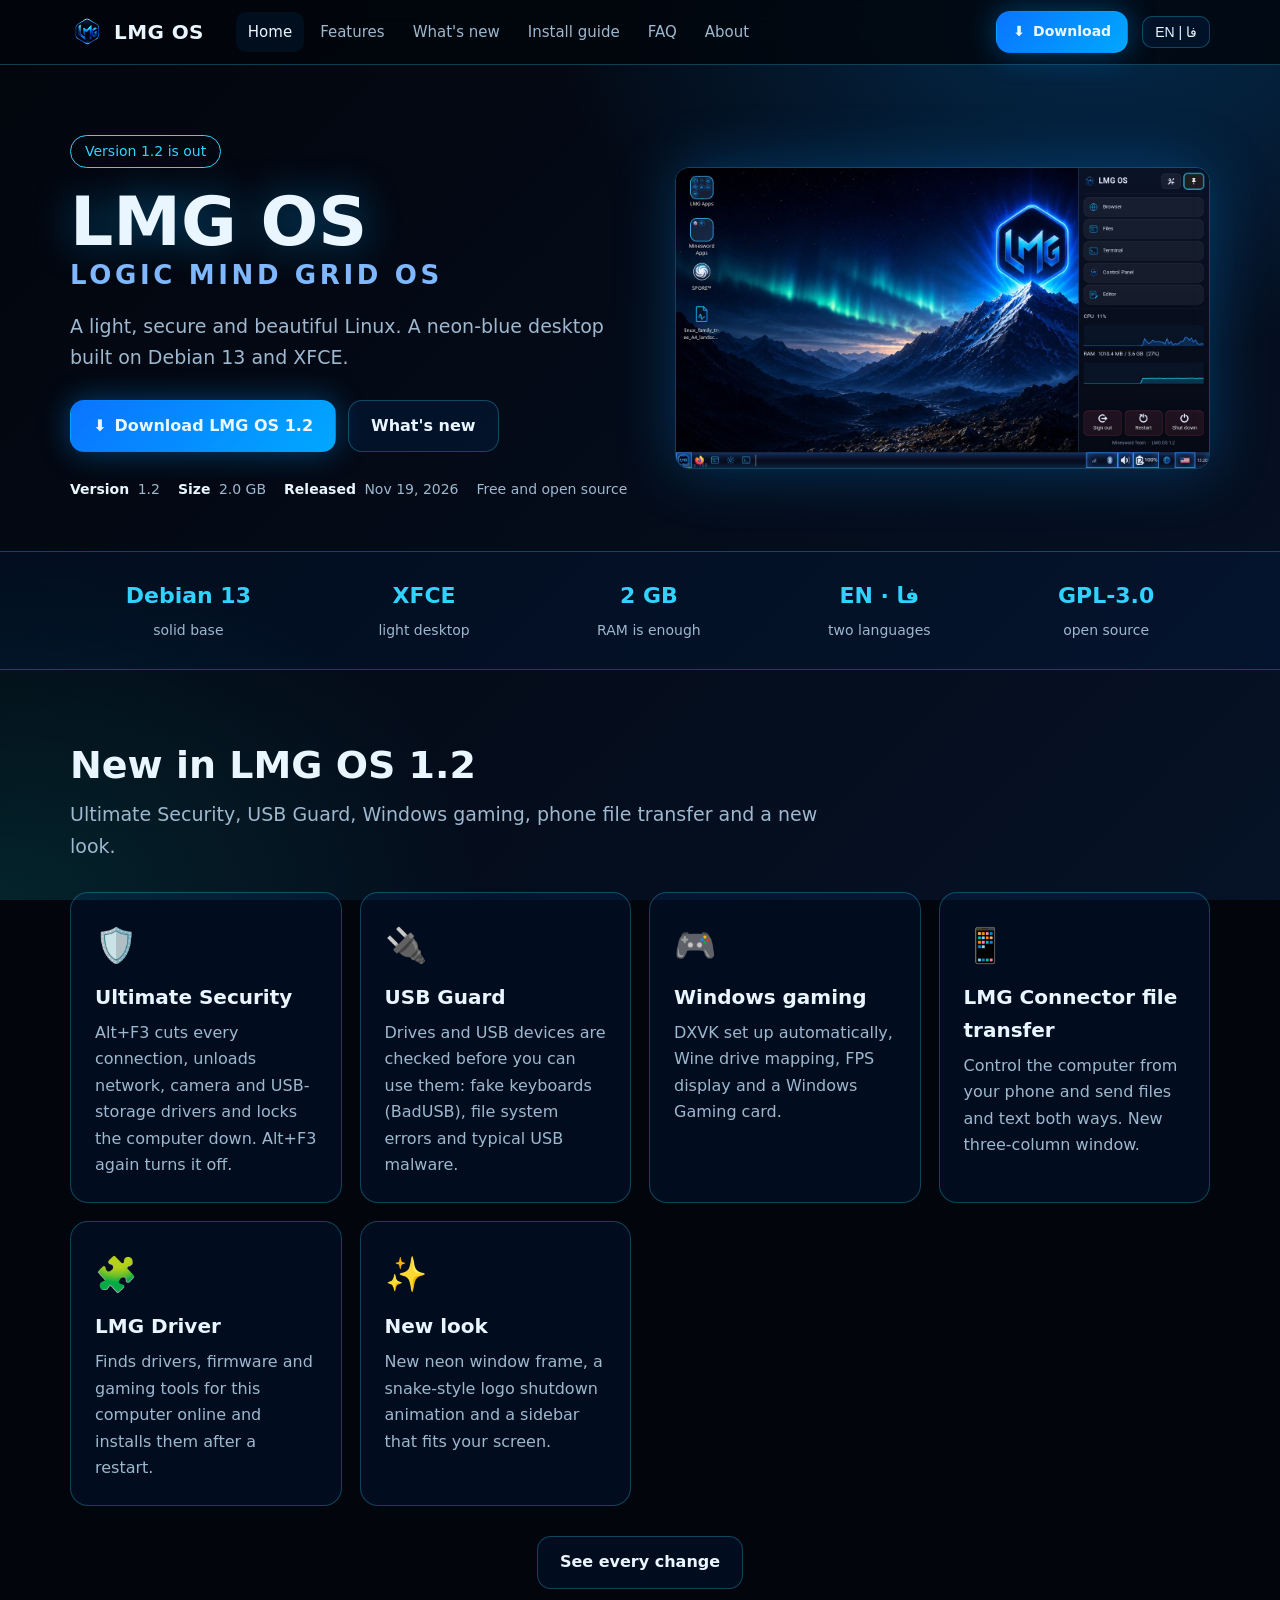
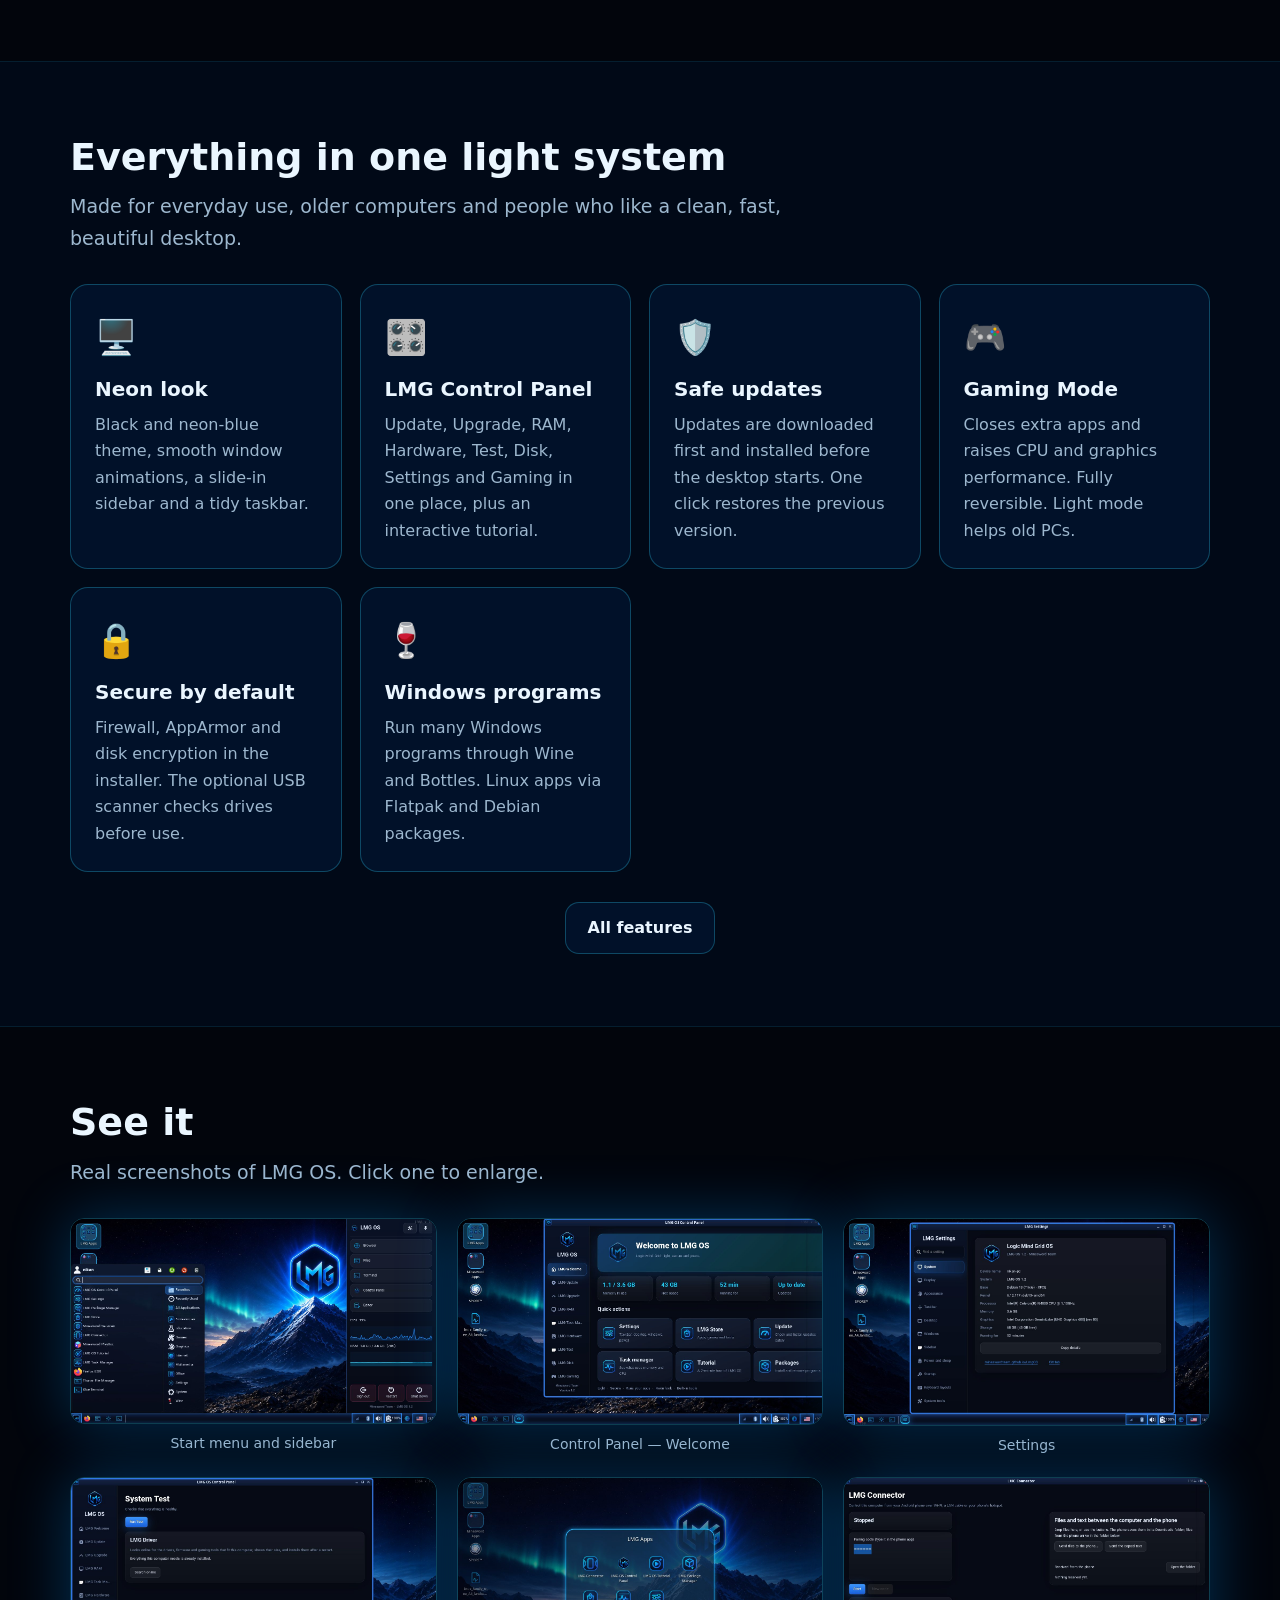
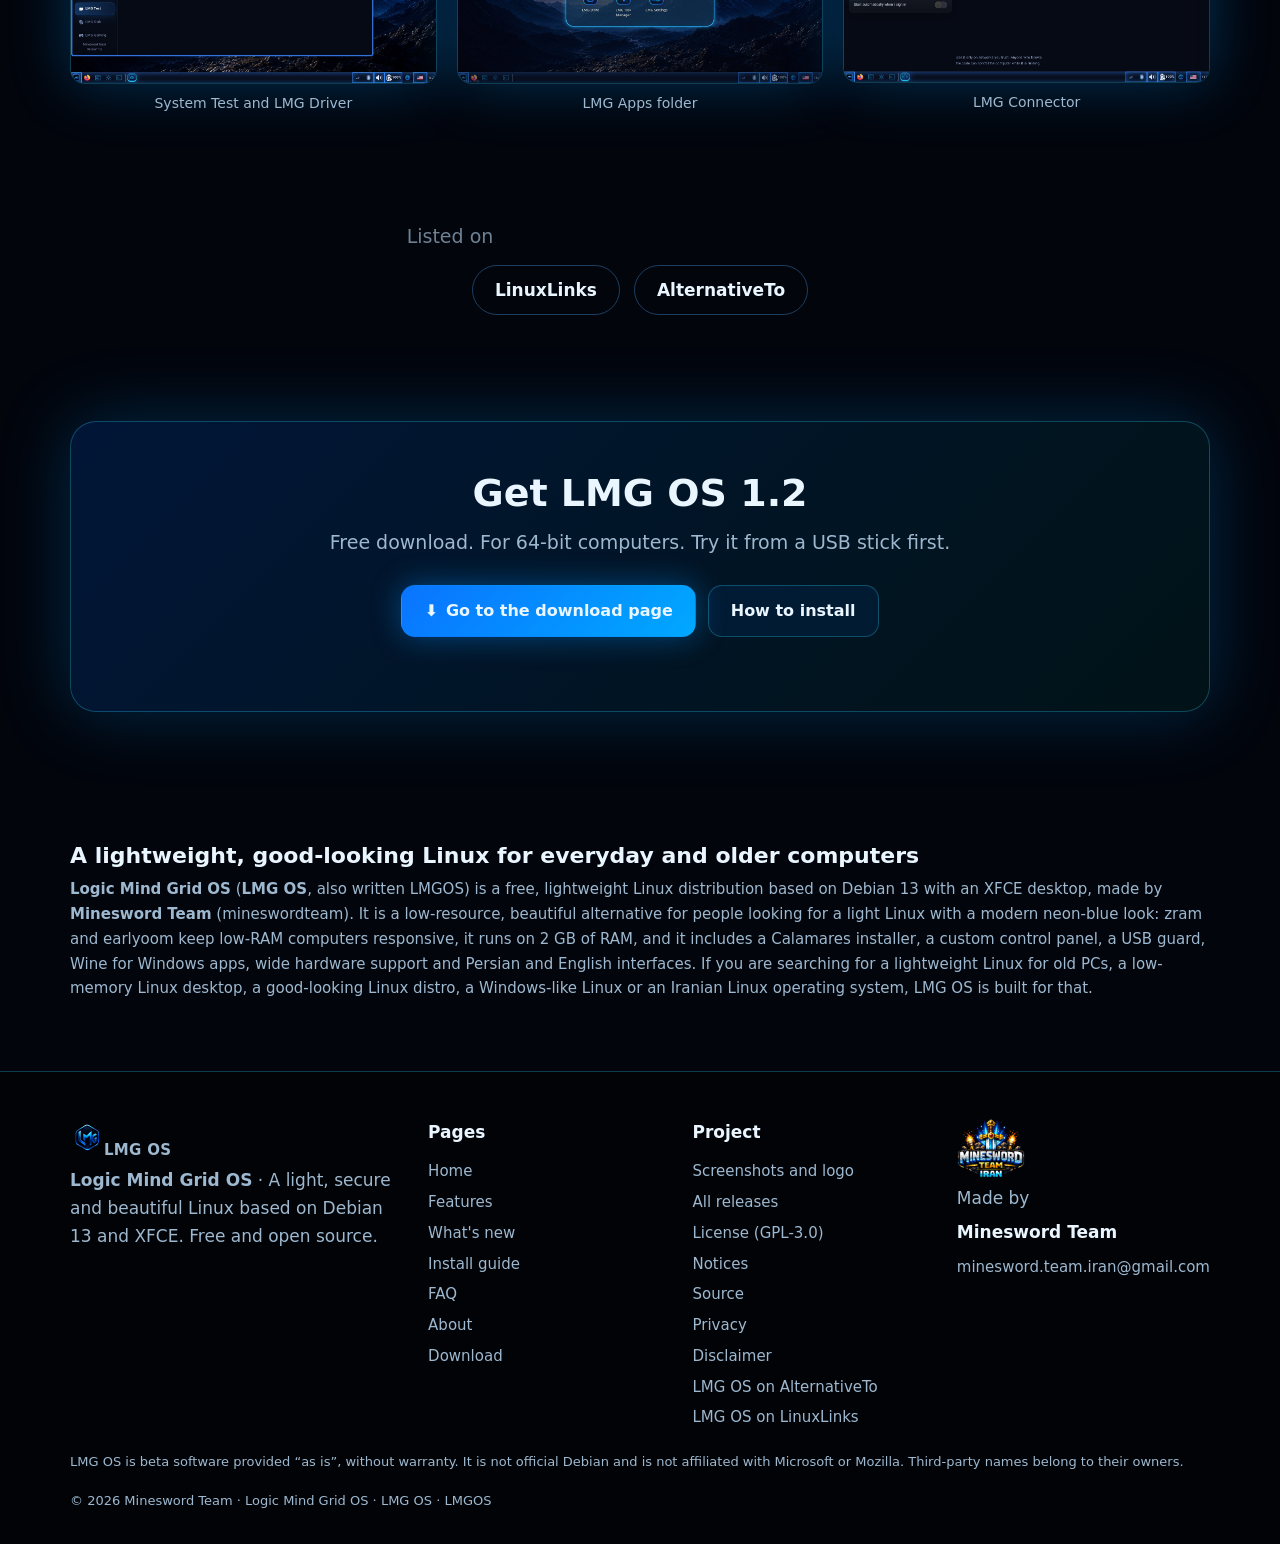
<file: index.html>
<!doctype html>
<html lang="en" dir="ltr" data-l="en">
<head>
<meta charset="utf-8">
<meta name="viewport" content="width=device-width,initial-scale=1">
<title>LMG OS (Logic Mind Grid OS) — Lightweight, Beautiful Linux based on Debian | ال‌ام‌جی او اس لینوکس سبک | Minesword Team</title>
<meta name="description" content="Logic Mind Grid OS (LMG OS) 1.2: a free, lightweight and good-looking Linux for everyday and older computers, based on Debian 13 and XFCE, by Minesword Team. ال‌ام‌جی او اس، لینوکس سبک، کم‌مصرف و خوش‌ظاهر. Free download.">
<meta name="keywords" content="LMG OS, Logic Mind Grid OS, LMGOS, Logic Mind Grid, ال‌ام‌جی او اس, لینوکس سبک, lightweight Linux, Debian 13 XFCE, Minesword Team, تیم ماین‌سورد, lightweight Linux, low resource Linux, Linux for old computers, لینوکس کم مصرف, لینوکس خوش ظاهر, لینوکس ایرانی">
<meta name="author" content="Minesword Team">
<meta name="robots" content="index, follow, max-image-preview:large">
<link rel="canonical" href="https://mineswordteam.github.io/LmgOS/">
<link rel="alternate" hreflang="en" href="https://mineswordteam.github.io/LmgOS/"><link rel="alternate" hreflang="fa" href="https://mineswordteam.github.io/LmgOS/"><link rel="alternate" hreflang="x-default" href="https://mineswordteam.github.io/LmgOS/">
<meta property="og:type" content="website"><meta property="og:site_name" content="LMG OS by Minesword Team">
<meta property="og:title" content="LMG OS (Logic Mind Grid OS) — Lightweight, Beautiful Linux based on Debian | ال‌ام‌جی او اس لینوکس سبک | Minesword Team"><meta property="og:description" content="Logic Mind Grid OS (LMG OS) 1.2: a free, lightweight and good-looking Linux for everyday and older computers, based on Debian 13 and XFCE, by Minesword Team. ال‌ام‌جی او اس، لینوکس سبک، کم‌مصرف و خوش‌ظاهر. Free download."><meta property="og:url" content="https://mineswordteam.github.io/LmgOS/">
<meta property="og:image" content="https://mineswordteam.github.io/LmgOS/assets/og.jpg"><meta property="og:image:alt" content="LMG OS (Logic Mind Grid OS) desktop"><meta property="og:image:type" content="image/jpeg"><meta property="og:image:width" content="1120"><meta property="og:image:height" content="630"><meta name="twitter:image:alt" content="LMG OS (Logic Mind Grid OS) desktop"><link rel="image_src" href="https://mineswordteam.github.io/LmgOS/assets/og.jpg">
<meta name="twitter:card" content="summary_large_image"><meta name="twitter:title" content="LMG OS (Logic Mind Grid OS) — Lightweight, Beautiful Linux based on Debian | ال‌ام‌جی او اس لینوکس سبک | Minesword Team"><meta name="twitter:image" content="https://mineswordteam.github.io/LmgOS/assets/og.jpg">
<meta name="theme-color" content="#02050c">
<link rel="icon" type="image/png" href="assets/lmg-favicon.png">
<link rel="stylesheet" href="assets/site.css">
<script>try{var l=new URLSearchParams(location.search).get("lang")||localStorage.getItem("lmglang")||((navigator.language||"").slice(0,2)=="fa"?"fa":"en");if(l!="fa")l="en";document.documentElement.setAttribute("data-l",l);document.documentElement.lang=l;document.documentElement.dir=l=="fa"?"rtl":"ltr"}catch(e){}</script>
<script type="application/ld+json">{"@context": "https://schema.org", "@type": "WebSite", "name": "LMG OS", "alternateName": ["LMGOS", "ال‌ام‌جی او اس"], "url": "https://mineswordteam.github.io/LmgOS/", "inLanguage": ["en", "fa"], "publisher": {"@type": "Organization", "name": "Minesword Team"}}</script>
<script type="application/ld+json">{"@context": "https://schema.org", "@type": "SoftwareApplication", "name": "LMG OS", "alternateName": ["LMGOS", "Logic Mind Grid OS", "Logic Mind Grid", "ال‌ام‌جی او اس"], "applicationCategory": "OperatingSystem", "operatingSystem": "Linux (Debian 13, amd64)", "softwareVersion": "1.2", "datePublished": "2026-11-19", "fileSize": "2009333760 B", "downloadUrl": "https://github.com/mineswordteam/lmgos_download/releases/download/v1.2/LMG-OS-1.2-amd64.iso", "url": "https://mineswordteam.github.io/LmgOS/", "image": "https://mineswordteam.github.io/LmgOS/assets/og.jpg", "description": "LMG OS is a free, lightweight Linux based on Debian 13 and XFCE with a neon-blue desktop, by Minesword Team. ال‌ام‌جی او اس یک لینوکس سبک و خوش‌ظاهر بر پایه‌ی دبیان.", "offers": {"@type": "Offer", "price": "0", "priceCurrency": "USD"}, "author": {"@type": "Organization", "name": "Minesword Team", "url": "https://mineswordteam.github.io/"}}</script>
<script type="application/ld+json">{"@context": "https://schema.org", "@type": "ItemList", "name": "LMG OS site navigation", "itemListElement": [{"@type": "SiteNavigationElement", "position": 1, "name": "Download", "url": "https://mineswordteam.github.io/LmgOS/download/"}, {"@type": "SiteNavigationElement", "position": 2, "name": "Features", "url": "https://mineswordteam.github.io/LmgOS/features/"}, {"@type": "SiteNavigationElement", "position": 3, "name": "What's new in 1.2", "url": "https://mineswordteam.github.io/LmgOS/whats-new/"}, {"@type": "SiteNavigationElement", "position": 4, "name": "Install guide", "url": "https://mineswordteam.github.io/LmgOS/install-guide/"}, {"@type": "SiteNavigationElement", "position": 5, "name": "FAQ", "url": "https://mineswordteam.github.io/LmgOS/faq/"}, {"@type": "SiteNavigationElement", "position": 6, "name": "About", "url": "https://mineswordteam.github.io/LmgOS/about/"}]}</script>
</head>
<body>
<div class="bgfx"></div>
<header><div class="wrap bar">
  <a class="brand" href=""><img src="assets/lmg-logo.png" alt="LMG OS logo"><span>LMG OS</span></a>
  <nav id="nav"><a href="" class="on"><span class="en" lang="en">Home</span><span class="fa" lang="fa" dir="rtl">خانه</span></a><a href="features/"><span class="en" lang="en">Features</span><span class="fa" lang="fa" dir="rtl">ویژگی‌ها</span></a><a href="whats-new/"><span class="en" lang="en">What's new</span><span class="fa" lang="fa" dir="rtl">تازه‌ها</span></a><a href="install-guide/"><span class="en" lang="en">Install guide</span><span class="fa" lang="fa" dir="rtl">راهنمای نصب</span></a><a href="faq/"><span class="en" lang="en">FAQ</span><span class="fa" lang="fa" dir="rtl">پرسش‌ها</span></a><a href="about/"><span class="en" lang="en">About</span><span class="fa" lang="fa" dir="rtl">درباره‌ی ما</span></a></nav>
  <a class="btn sm main dlb" href="download/">⬇ <span class="en" lang="en">Download</span><span class="fa" lang="fa" dir="rtl">دانلود</span></a>
  <button class="lang" id="lang" aria-label="Language">EN | فا</button>
  <button class="burger" id="burger" aria-label="Menu"><i></i><i></i><i></i></button>
</div></header>
<main>

<section class="hero"><div class="wrap hgrid">
  <div>
    <span class="badge"><span class="en" lang="en">Version 1.2 is out</span><span class="fa" lang="fa" dir="rtl">نسخهٔ 1.2 منتشر شد</span></span>
    <h1>LMG OS</h1>
    <p class="lgm ltr">Logic Mind Grid OS</p>
    <p class="en sub" lang="en">A light, secure and beautiful Linux. A neon-blue desktop built on Debian 13 and XFCE.</p><p class="fa sub" lang="fa" dir="rtl">یک لینوکس سبک، امن و زیبا. دسکتاپ نئونی آبی بر پایه‌ی Debian 13 و XFCE.</p>
    <div class="cta"><a class="btn main" href="download/">⬇ <span class="en" lang="en">Download LMG OS 1.2</span><span class="fa" lang="fa" dir="rtl">دانلود LMG OS 1.2</span></a><a class="btn" href="whats-new/"><span class="en" lang="en">What's new</span><span class="fa" lang="fa" dir="rtl">تازه‌ها</span></a></div>
    <div class="meta"><span><b><span class="en" lang="en">Version</span><span class="fa" lang="fa" dir="rtl">نسخه</span></b> 1.2</span><span><b><span class="en" lang="en">Size</span><span class="fa" lang="fa" dir="rtl">حجم</span></b> 2.0 GB</span><span><b><span class="en" lang="en">Released</span><span class="fa" lang="fa" dir="rtl">انتشار</span></b> <span class="en" lang="en">Nov 19, 2026</span><span class="fa" lang="fa" dir="rtl">۲۸ آبان ۱۴۰۵</span></span><span><span class="en" lang="en">Free and open source</span><span class="fa" lang="fa" dir="rtl">رایگان و متن‌باز</span></span></div>
  </div>
  <div class="heroimg"><img class="shot" src="assets/shot12-4.jpg" width="1366" height="768" alt="LMG OS 1.2 desktop with the neon LMG logo, sidebar and taskbar"></div>
</div></section>
<section class="strip"><div class="wrap stats">
  <div><b>Debian 13</b><span><span class="en" lang="en">solid base</span><span class="fa" lang="fa" dir="rtl">پایه‌ی مطمئن</span></span></div><div><b>XFCE</b><span><span class="en" lang="en">light desktop</span><span class="fa" lang="fa" dir="rtl">دسکتاپ سبک</span></span></div><div><b>2 GB</b><span><span class="en" lang="en">RAM is enough</span><span class="fa" lang="fa" dir="rtl">رم کافی است</span></span></div><div><b>EN · فا</b><span><span class="en" lang="en">two languages</span><span class="fa" lang="fa" dir="rtl">دو زبان</span></span></div><div><b>GPL-3.0</b><span><span class="en" lang="en">open source</span><span class="fa" lang="fa" dir="rtl">متن‌باز</span></span></div>
</div></section>
<section><div class="wrap">
  <h2 class="en" lang="en">New in LMG OS 1.2</h2><h2 class="fa" lang="fa" dir="rtl">تازه‌های LMG OS 1.2</h2><p class="en lead" lang="en">Ultimate Security, USB Guard, Windows gaming, phone file transfer and a new look.</p><p class="fa lead" lang="fa" dir="rtl">امنیت نهایی، نگهبان USB، بازی ویندوزی، انتقال فایل با گوشی و ظاهر جدید.</p>
  <div class="grid"><div class="card rv"><div class="ic">🛡️</div><h3 class="en" lang="en">Ultimate Security</h3><h3 class="fa" lang="fa" dir="rtl">امنیت نهایی</h3><p class="en" lang="en">Alt+F3 cuts every connection, unloads network, camera and USB-storage drivers and locks the computer down. Alt+F3 again turns it off.</p><p class="fa" lang="fa" dir="rtl">Alt+F3 همهٔ ارتباط‌ها را قطع می‌کند، درایورهای شبکه، دوربین و USB را خارج و کامپیوتر را قفل می‌کند. دوباره Alt+F3 آن را خاموش می‌کند.</p></div><div class="card rv"><div class="ic">🔌</div><h3 class="en" lang="en">USB Guard</h3><h3 class="fa" lang="fa" dir="rtl">نگهبان USB</h3><p class="en" lang="en">Drives and USB devices are checked before you can use them: fake keyboards (BadUSB), file system errors and typical USB malware.</p><p class="fa" lang="fa" dir="rtl">فلش و دستگاه‌های USB پیش از استفاده بررسی می‌شوند: کیبورد جعلی (BadUSB)، خطای سیستم فایل و بدافزارهای رایج USB.</p></div><div class="card rv"><div class="ic">🎮</div><h3 class="en" lang="en">Windows gaming</h3><h3 class="fa" lang="fa" dir="rtl">بازی ویندوزی</h3><p class="en" lang="en">DXVK set up automatically, Wine drive mapping, FPS display and a Windows Gaming card.</p><p class="fa" lang="fa" dir="rtl">DXVK خودکار، نگاشت درایوهای Wine، نمایش FPS و کارت بازی ویندوزی.</p></div><div class="card rv"><div class="ic">📱</div><h3 class="en" lang="en">LMG Connector file transfer</h3><h3 class="fa" lang="fa" dir="rtl">انتقال فایل در LMG Connector</h3><p class="en" lang="en">Control the computer from your phone and send files and text both ways. New three-column window.</p><p class="fa" lang="fa" dir="rtl">کنترل کامپیوتر از گوشی و ارسال فایل و متن در دو جهت. پنجرهٔ جدید سه‌ستونه.</p></div><div class="card rv"><div class="ic">🧩</div><h3 class="en" lang="en">LMG Driver</h3><h3 class="fa" lang="fa" dir="rtl">LMG Driver</h3><p class="en" lang="en">Finds drivers, firmware and gaming tools for this computer online and installs them after a restart.</p><p class="fa" lang="fa" dir="rtl">درایور، فریمور و ابزارهای بازی این کامپیوتر را آنلاین پیدا و بعد از ریستارت نصب می‌کند.</p></div><div class="card rv"><div class="ic">✨</div><h3 class="en" lang="en">New look</h3><h3 class="fa" lang="fa" dir="rtl">ظاهر جدید</h3><p class="en" lang="en">New neon window frame, a snake-style logo shutdown animation and a sidebar that fits your screen.</p><p class="fa" lang="fa" dir="rtl">قاب جدید نئونی پنجره‌ها، انیمیشن خاموشی لوگو مثل مار و سایدبار هم‌اندازهٔ صفحه.</p></div></div>
  <p class="more"><a class="btn" href="whats-new/"><span class="en" lang="en">See every change</span><span class="fa" lang="fa" dir="rtl">دیدن همه‌ی تغییرها</span></a></p>
</div></section>
<section class="alt"><div class="wrap">
  <h2 class="en" lang="en">Everything in one light system</h2><h2 class="fa" lang="fa" dir="rtl">همه‌چیز در یک سیستم سبک</h2><p class="en lead" lang="en">Made for everyday use, older computers and people who like a clean, fast, beautiful desktop.</p><p class="fa lead" lang="fa" dir="rtl">برای استفاده‌ی روزمره، کامپیوترهای قدیمی‌تر و کسانی که دسکتاپی تمیز، سریع و زیبا می‌خواهند.</p>
  <div class="grid"><div class="card rv"><div class="ic">🖥️</div><h3 class="en" lang="en">Neon look</h3><h3 class="fa" lang="fa" dir="rtl">ظاهر نئونی</h3><p class="en" lang="en">Black and neon-blue theme, smooth window animations, a slide-in sidebar and a tidy taskbar.</p><p class="fa" lang="fa" dir="rtl">تم مشکی و آبی نئونی، انیمیشن نرم پنجره‌ها، نوار کناری کشویی و نوار وظیفه‌ی مرتب.</p></div><div class="card rv"><div class="ic">🎛️</div><h3 class="en" lang="en">LMG Control Panel</h3><h3 class="fa" lang="fa" dir="rtl">پنل کنترل LMG</h3><p class="en" lang="en">Update, Upgrade, RAM, Hardware, Test, Disk, Settings and Gaming in one place, plus an interactive tutorial.</p><p class="fa" lang="fa" dir="rtl">آپدیت، ارتقا، RAM، سخت‌افزار، تست، دیسک، تنظیمات و گیمینگ در یک جا، به‌علاوه‌ی آموزش تعاملی.</p></div><div class="card rv"><div class="ic">🛡️</div><h3 class="en" lang="en">Safe updates</h3><h3 class="fa" lang="fa" dir="rtl">آپدیت امن</h3><p class="en" lang="en">Updates are downloaded first and installed before the desktop starts. One click restores the previous version.</p><p class="fa" lang="fa" dir="rtl">آپدیت‌ها اول دانلود و پیش از بالا آمدن دسکتاپ نصب می‌شوند. با یک کلیک نسخه‌ی قبلی برمی‌گردد.</p></div><div class="card rv"><div class="ic">🎮</div><h3 class="en" lang="en">Gaming Mode</h3><h3 class="fa" lang="fa" dir="rtl">حالت گیمینگ</h3><p class="en" lang="en">Closes extra apps and raises CPU and graphics performance. Fully reversible. Light mode helps old PCs.</p><p class="fa" lang="fa" dir="rtl">برنامه‌های اضافه را می‌بندد و کارایی CPU و گرافیک را بالا می‌برد. کاملاً برگشت‌پذیر. حالت Light به کامپیوترهای قدیمی کمک می‌کند.</p></div><div class="card rv"><div class="ic">🔒</div><h3 class="en" lang="en">Secure by default</h3><h3 class="fa" lang="fa" dir="rtl">امن به‌صورت پیش‌فرض</h3><p class="en" lang="en">Firewall, AppArmor and disk encryption in the installer. The optional USB scanner checks drives before use.</p><p class="fa" lang="fa" dir="rtl">فایروال، AppArmor و رمزنگاری دیسک در نصب‌کننده. اسکنر USB اختیاری، فلش را پیش از استفاده بررسی می‌کند.</p></div><div class="card rv"><div class="ic">🍷</div><h3 class="en" lang="en">Windows programs</h3><h3 class="fa" lang="fa" dir="rtl">برنامه‌های ویندوز</h3><p class="en" lang="en">Run many Windows programs through Wine and Bottles. Linux apps via Flatpak and Debian packages.</p><p class="fa" lang="fa" dir="rtl">بسیاری از برنامه‌های ویندوز با Wine و Bottles اجرا می‌شوند. برنامه‌های لینوکس با Flatpak و بسته‌های Debian.</p></div></div>
  <p class="more"><a class="btn" href="features/"><span class="en" lang="en">All features</span><span class="fa" lang="fa" dir="rtl">همه‌ی ویژگی‌ها</span></a></p>
</div></section>
<section><div class="wrap">
  <h2 class="en" lang="en">See it</h2><h2 class="fa" lang="fa" dir="rtl">ببینید</h2><p class="en lead" lang="en">Real screenshots of LMG OS. Click one to enlarge.</p><p class="fa lead" lang="fa" dir="rtl">تصاویر واقعی LMG OS. روی هر کدام بزنید تا بزرگ شود.</p>
  <div class="gal"><figure class="rv"><img src="assets/shot12-1.jpg" width="1366" height="768" alt="LMG OS 1.2: start menu" loading="lazy"><figcaption><span class="en" lang="en">Start menu and sidebar</span><span class="fa" lang="fa" dir="rtl">منوی شروع و سایدبار</span></figcaption></figure><figure class="rv"><img src="assets/shot12-8.jpg" width="1366" height="768" alt="LMG OS 1.2: Control Panel welcome" loading="lazy"><figcaption><span class="en" lang="en">Control Panel — Welcome</span><span class="fa" lang="fa" dir="rtl">پنل کنترل — خوش‌آمدید</span></figcaption></figure><figure class="rv"><img src="assets/shot12-3.jpg" width="1366" height="768" alt="LMG OS 1.2: Settings" loading="lazy"><figcaption><span class="en" lang="en">Settings</span><span class="fa" lang="fa" dir="rtl">تنظیمات</span></figcaption></figure><figure class="rv"><img src="assets/shot12-5.jpg" width="1366" height="768" alt="LMG OS 1.2: System Test and LMG Driver" loading="lazy"><figcaption><span class="en" lang="en">System Test and LMG Driver</span><span class="fa" lang="fa" dir="rtl">تست سیستم و LMG Driver</span></figcaption></figure><figure class="rv"><img src="assets/shot12-6.jpg" width="1366" height="768" alt="LMG OS 1.2: LMG Apps folder" loading="lazy"><figcaption><span class="en" lang="en">LMG Apps folder</span><span class="fa" lang="fa" dir="rtl">پوشهٔ برنامه‌های LMG</span></figcaption></figure><figure class="rv"><img src="assets/shot12-7.jpg" width="1366" height="768" alt="LMG OS 1.2: LMG Connector" loading="lazy"><figcaption><span class="en" lang="en">LMG Connector</span><span class="fa" lang="fa" dir="rtl">LMG Connector</span></figcaption></figure></div>
</div></section>
<section class="listed"><div class="wrap">
  <p class="lead"><span class="en" lang="en">Listed on</span><span class="fa" lang="fa" dir="rtl">معرفی‌شده در</span></p>
  <p class="logos"><a href="https://www.linuxlinks.com/lmg-os-debian-based-linux-distribution/" rel="noopener" target="_blank">LinuxLinks</a><a href="https://alternativeto.net/software/lmg-os/about/" rel="noopener" target="_blank">AlternativeTo</a></p>
</div></section>
<section><div class="wrap"><div class="dl rv">
  <h2 class="en" lang="en">Get LMG OS 1.2</h2><h2 class="fa" lang="fa" dir="rtl">LMG OS 1.2 را بگیرید</h2><p class="en lead" lang="en">Free download. For 64-bit computers. Try it from a USB stick first.</p><p class="fa lead" lang="fa" dir="rtl">دانلود رایگان. برای کامپیوترهای ۶۴ بیتی. اول از روی فلش امتحان کنید.</p>
  <div class="cta c"><a class="btn main" href="download/">⬇ <span class="en" lang="en">Go to the download page</span><span class="fa" lang="fa" dir="rtl">رفتن به صفحه‌ی دانلود</span></a><a class="btn" href="install-guide/"><span class="en" lang="en">How to install</span><span class="fa" lang="fa" dir="rtl">راهنمای نصب</span></a></div>
</div></div></section>
<section class="about"><div class="wrap">
  <h2 class="en" lang="en">A lightweight, good-looking Linux for everyday and older computers</h2>
  <p class="en mut" lang="en"><strong>Logic Mind Grid OS</strong> (<strong>LMG OS</strong>, also written LMGOS) is a free, lightweight Linux distribution based on Debian 13 with an XFCE desktop, made by <strong>Minesword Team</strong> (mineswordteam). It is a low-resource, beautiful alternative for people looking for a light Linux with a modern neon-blue look: zram and earlyoom keep low-RAM computers responsive, it runs on 2 GB of RAM, and it includes a Calamares installer, a custom control panel, a USB guard, Wine for Windows apps, wide hardware support and Persian and English interfaces. If you are searching for a lightweight Linux for old PCs, a low-memory Linux desktop, a good-looking Linux distro, a Windows-like Linux or an Iranian Linux operating system, LMG OS is built for that.</p>
  <h2 class="fa" lang="fa" dir="rtl">لینوکس سبک، کم‌مصرف و خوش‌ظاهر برای کامپیوترهای معمولی و قدیمی</h2>
  <p class="fa mut" lang="fa" dir="rtl"><strong>ال‌ام‌جی او اس (LMG OS یا LMGOS)</strong> یک سیستم‌عامل لینوکس رایگان، سبک و کم‌مصرف بر پایه‌ی دبیان ۱۳ با محیط XFCE است که توسط <strong>تیم ماین‌سورد (Minesword Team)</strong> ساخته شده. اگر دنبال «بهترین لینوکس برای سیستم ضعیف»، «لینوکس سبک و خوش‌ظاهر»، «لینوکس کم‌مصرف برای لپ‌تاپ قدیمی»، «لینوکس شبیه ویندوز» یا «سیستم‌عامل ایرانی» هستید، ال‌ام‌جی او اس برای همین ساخته شده: ظاهر مدرن آبی نئونی، مدیریت رم با zram و earlyoom، اجرا با ۲ گیگابایت رم، نصب‌کننده‌ی ساده، پنل کنترل اختصاصی، اجرای برنامه‌های ویندوز با Wine و رابط فارسی و انگلیسی.</p>
</div></section>
</main>
<footer><div class="wrap">
  <div class="fgrid">
    <div><a class="brand" href=""><img src="assets/lmg-logo.png" alt=""><span>LMG OS</span></a>
      <p class="mut"><strong>Logic Mind Grid OS</strong> · <span class="en" lang="en">A light, secure and beautiful Linux based on Debian 13 and XFCE. Free and open source.</span><span class="fa" lang="fa" dir="rtl">یک لینوکس سبک، امن و زیبا بر پایه‌ی Debian 13 و XFCE. رایگان و متن‌باز.</span></p></div>
    <div><h4><span class="en" lang="en">Pages</span><span class="fa" lang="fa" dir="rtl">صفحه‌ها</span></h4><a href=""><span class="en" lang="en">Home</span><span class="fa" lang="fa" dir="rtl">خانه</span></a><a href="features/"><span class="en" lang="en">Features</span><span class="fa" lang="fa" dir="rtl">ویژگی‌ها</span></a><a href="whats-new/"><span class="en" lang="en">What's new</span><span class="fa" lang="fa" dir="rtl">تازه‌ها</span></a><a href="install-guide/"><span class="en" lang="en">Install guide</span><span class="fa" lang="fa" dir="rtl">راهنمای نصب</span></a><a href="faq/"><span class="en" lang="en">FAQ</span><span class="fa" lang="fa" dir="rtl">پرسش‌ها</span></a><a href="about/"><span class="en" lang="en">About</span><span class="fa" lang="fa" dir="rtl">درباره‌ی ما</span></a><a href="download/"><span class="en" lang="en">Download</span><span class="fa" lang="fa" dir="rtl">دانلود</span></a></div>
    <div><h4><span class="en" lang="en">Project</span><span class="fa" lang="fa" dir="rtl">پروژه</span></h4><a href="screenshots/"><span class="en" lang="en">Screenshots and logo</span><span class="fa" lang="fa" dir="rtl">تصاویر و لوگو</span></a><a href="https://github.com/mineswordteam/lmgos_download/releases"><span class="en" lang="en">All releases</span><span class="fa" lang="fa" dir="rtl">همه‌ی انتشارها</span></a><a href="https://github.com/mineswordteam/lmgos_download/blob/main/LICENSE">License (GPL-3.0)</a><a href="https://github.com/mineswordteam/lmgos_download/blob/main/NOTICE.md">Notices</a><a href="https://github.com/mineswordteam/lmgos_download/blob/main/SOURCE.md">Source</a><a href="https://github.com/mineswordteam/lmgos_download/blob/main/PRIVACY.md">Privacy</a><a href="https://github.com/mineswordteam/lmgos_download/blob/main/DISCLAIMER.md">Disclaimer</a><a href="https://alternativeto.net/software/lmg-os/about/" rel="noopener" target="_blank">LMG OS on AlternativeTo</a><a href="https://www.linuxlinks.com/lmg-os-debian-based-linux-distribution/" rel="noopener" target="_blank">LMG OS on LinuxLinks</a></div>
    <div class="by"><img src="assets/mineswordteam-logo.png" alt="Minesword Team logo"><span class="mut"><span class="en" lang="en">Made by</span><span class="fa" lang="fa" dir="rtl">ساخته‌ی</span></span><strong>Minesword Team</strong><a href="mailto:minesword.team.iran@gmail.com" class="ltr">minesword.team.iran@gmail.com</a></div>
  </div>
  <p class="note"><span class="en" lang="en">LMG OS is beta software provided “as is”, without warranty. It is not official Debian and is not affiliated with Microsoft or Mozilla. Third-party names belong to their owners.</span><span class="fa" lang="fa" dir="rtl">LMG OS نرم‌افزار بتا است و «همان‌طور که هست» و بدون ضمانت ارائه می‌شود. دبیان رسمی نیست و به مایکروسافت یا موزیلا ربطی ندارد. نام‌های شخص ثالث متعلق به صاحبانشان است.</span></p>
  <p class="note ltr">© 2026 Minesword Team · Logic Mind Grid OS · LMG OS · LMGOS</p>
</div></footer>
<div id="lb"><img alt=""></div>
<script data-goatcounter="https://mineswordteam.goatcounter.com/count" async src="//gc.zgo.at/count.js"></script>
<script src="assets/site.js"></script>
</body></html>
</file>
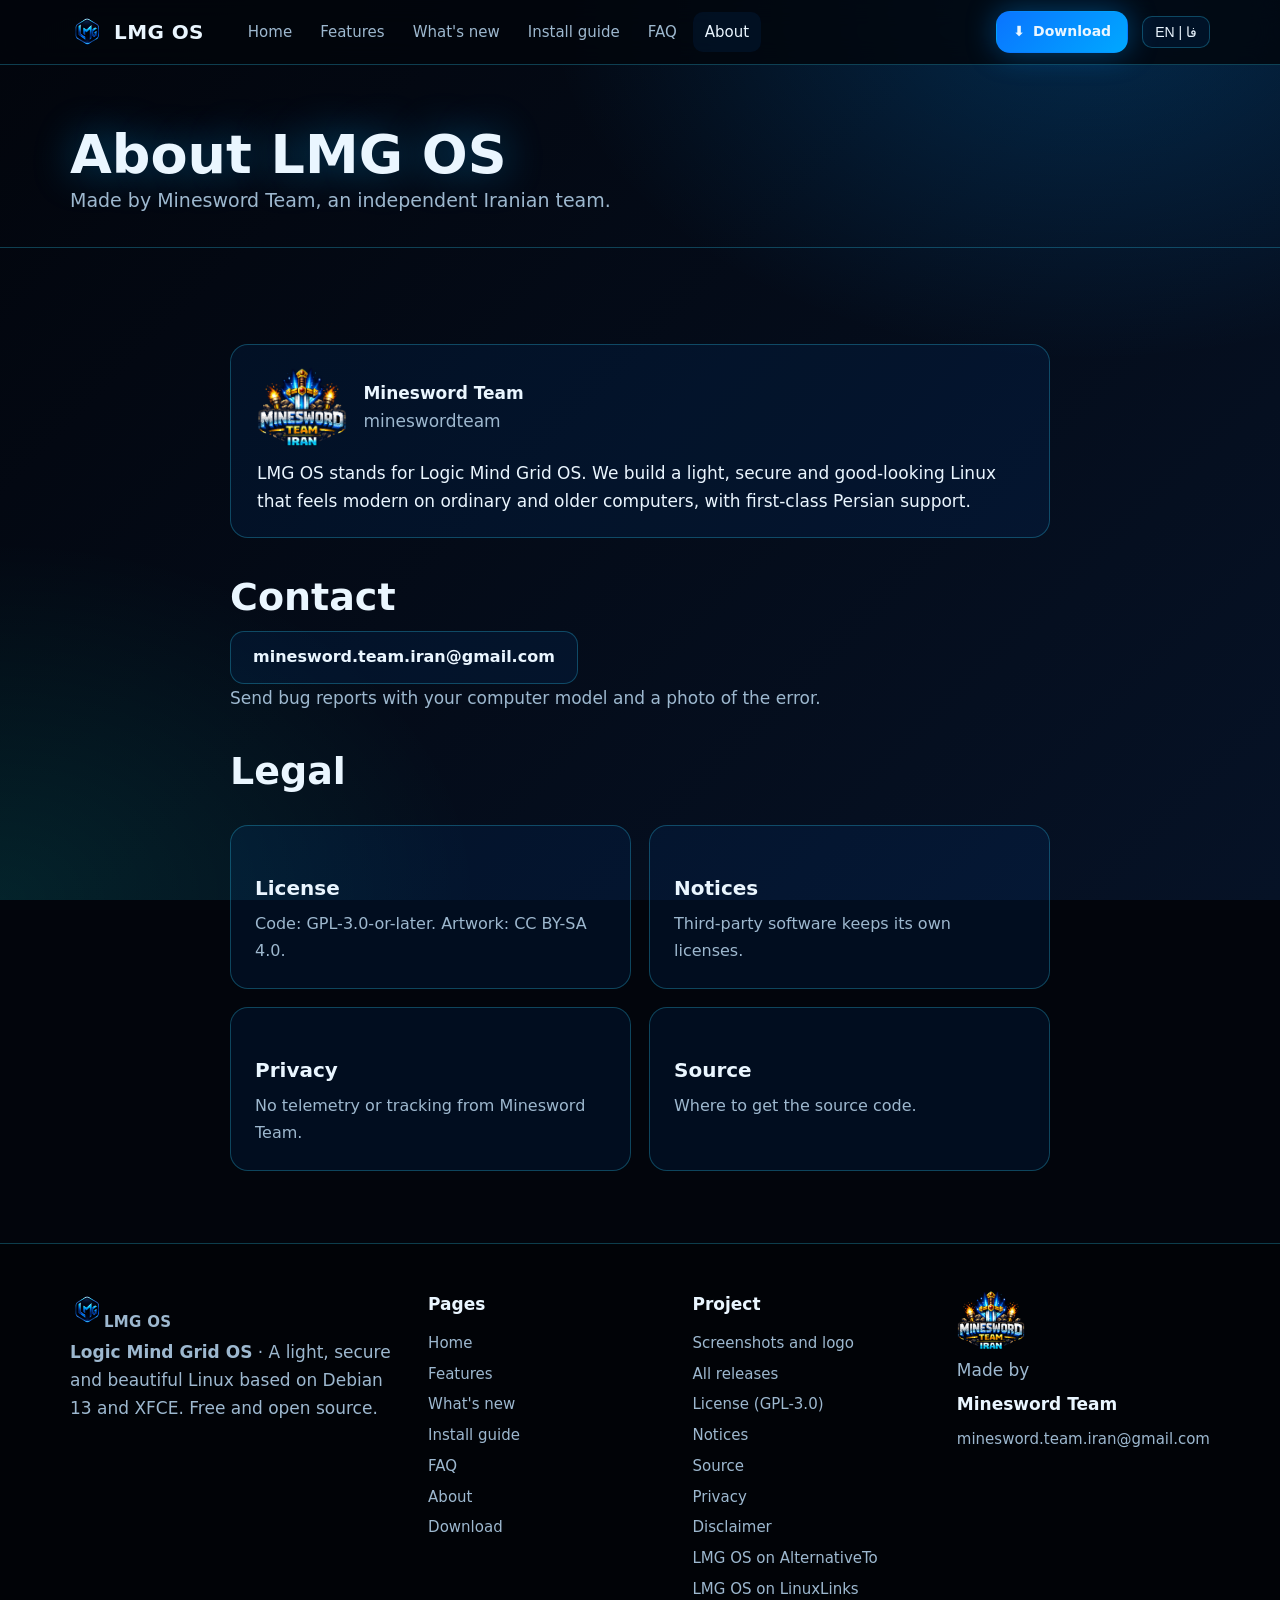
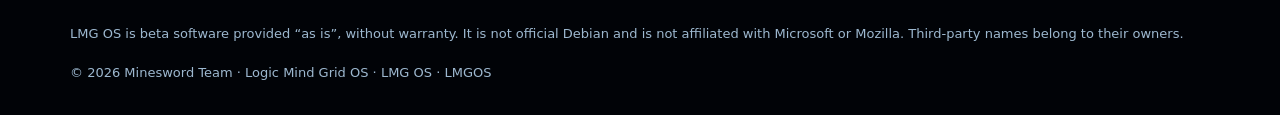
<file: about/index.html>
<!doctype html>
<html lang="en" dir="ltr" data-l="en">
<head>
<meta charset="utf-8">
<meta name="viewport" content="width=device-width,initial-scale=1">
<title>About Logic Mind Grid OS (LMG OS) and Minesword Team | درباره‌ی ال‌ام‌جی او اس و تیم ماین‌سورد</title>
<meta name="description" content="LMG OS (Logic Mind Grid) is made by Minesword Team. Contact, license, privacy and source. درباره‌ی ال‌ام‌جی او اس و تیم ماین‌سورد.">
<meta name="keywords" content="LMG OS, Logic Mind Grid OS, LMGOS, Logic Mind Grid, ال‌ام‌جی او اس, لینوکس سبک, lightweight Linux, Debian 13 XFCE, Minesword Team, تیم ماین‌سورد, Minesword Team, mineswordteam, تیم ماین سورد">
<meta name="author" content="Minesword Team">
<meta name="robots" content="index, follow, max-image-preview:large">
<link rel="canonical" href="https://mineswordteam.github.io/LmgOS/about/">
<link rel="alternate" hreflang="en" href="https://mineswordteam.github.io/LmgOS/about/"><link rel="alternate" hreflang="fa" href="https://mineswordteam.github.io/LmgOS/about/"><link rel="alternate" hreflang="x-default" href="https://mineswordteam.github.io/LmgOS/about/">
<meta property="og:type" content="website"><meta property="og:site_name" content="LMG OS by Minesword Team">
<meta property="og:title" content="About Logic Mind Grid OS (LMG OS) and Minesword Team | درباره‌ی ال‌ام‌جی او اس و تیم ماین‌سورد"><meta property="og:description" content="LMG OS (Logic Mind Grid) is made by Minesword Team. Contact, license, privacy and source. درباره‌ی ال‌ام‌جی او اس و تیم ماین‌سورد."><meta property="og:url" content="https://mineswordteam.github.io/LmgOS/about/">
<meta property="og:image" content="https://mineswordteam.github.io/LmgOS/assets/og.jpg"><meta property="og:image:alt" content="LMG OS (Logic Mind Grid OS) desktop"><meta property="og:image:type" content="image/jpeg"><meta property="og:image:width" content="1120"><meta property="og:image:height" content="630"><meta name="twitter:image:alt" content="LMG OS (Logic Mind Grid OS) desktop"><link rel="image_src" href="https://mineswordteam.github.io/LmgOS/assets/og.jpg">
<meta name="twitter:card" content="summary_large_image"><meta name="twitter:title" content="About Logic Mind Grid OS (LMG OS) and Minesword Team | درباره‌ی ال‌ام‌جی او اس و تیم ماین‌سورد"><meta name="twitter:image" content="https://mineswordteam.github.io/LmgOS/assets/og.jpg">
<meta name="theme-color" content="#02050c">
<link rel="icon" type="image/png" href="../assets/lmg-favicon.png">
<link rel="stylesheet" href="../assets/site.css">
<script>try{var l=new URLSearchParams(location.search).get("lang")||localStorage.getItem("lmglang")||((navigator.language||"").slice(0,2)=="fa"?"fa":"en");if(l!="fa")l="en";document.documentElement.setAttribute("data-l",l);document.documentElement.lang=l;document.documentElement.dir=l=="fa"?"rtl":"ltr"}catch(e){}</script>
<script type="application/ld+json">{"@context": "https://schema.org", "@type": "Organization", "name": "Minesword Team", "alternateName": ["mineswordteam", "تیم ماین‌سورد"], "url": "https://mineswordteam.github.io/", "logo": "https://mineswordteam.github.io/LmgOS/assets/mineswordteam-logo.png", "email": "minesword.team.iran@gmail.com"}</script>
<script type="application/ld+json">{"@context": "https://schema.org", "@type": "BreadcrumbList", "itemListElement": [{"@type": "ListItem", "position": 1, "name": "LMG OS", "item": "https://mineswordteam.github.io/LmgOS/"}, {"@type": "ListItem", "position": 2, "name": "About", "item": "https://mineswordteam.github.io/LmgOS/about/"}]}</script>
</head>
<body>
<div class="bgfx"></div>
<header><div class="wrap bar">
  <a class="brand" href="../"><img src="../assets/lmg-logo.png" alt="LMG OS logo"><span>LMG OS</span></a>
  <nav id="nav"><a href="../"><span class="en" lang="en">Home</span><span class="fa" lang="fa" dir="rtl">خانه</span></a><a href="../features/"><span class="en" lang="en">Features</span><span class="fa" lang="fa" dir="rtl">ویژگی‌ها</span></a><a href="../whats-new/"><span class="en" lang="en">What's new</span><span class="fa" lang="fa" dir="rtl">تازه‌ها</span></a><a href="../install-guide/"><span class="en" lang="en">Install guide</span><span class="fa" lang="fa" dir="rtl">راهنمای نصب</span></a><a href="../faq/"><span class="en" lang="en">FAQ</span><span class="fa" lang="fa" dir="rtl">پرسش‌ها</span></a><a href="../about/" class="on"><span class="en" lang="en">About</span><span class="fa" lang="fa" dir="rtl">درباره‌ی ما</span></a></nav>
  <a class="btn sm main dlb" href="../download/">⬇ <span class="en" lang="en">Download</span><span class="fa" lang="fa" dir="rtl">دانلود</span></a>
  <button class="lang" id="lang" aria-label="Language">EN | فا</button>
  <button class="burger" id="burger" aria-label="Menu"><i></i><i></i><i></i></button>
</div></header>
<main>
<section class="phead"><div class="wrap"><h1 class="en" lang="en">About LMG OS</h1><h1 class="fa" lang="fa" dir="rtl">درباره‌ی LMG OS</h1><p class="en lead" lang="en">Made by Minesword Team, an independent Iranian team.</p><p class="fa lead" lang="fa" dir="rtl">ساخته‌ی تیم Minesword، یک تیم مستقل ایرانی.</p></div></section>
<section><div class="wrap narrow">
  <div class="box"><div class="by big"><img src="../assets/mineswordteam-logo.png" alt="Minesword Team logo"><div><strong>Minesword Team</strong><span class="mut">mineswordteam</span></div></div>
  <p class="en" lang="en">LMG OS stands for Logic Mind Grid OS. We build a light, secure and good-looking Linux that feels modern on ordinary and older computers, with first-class Persian support.</p><p class="fa" lang="fa" dir="rtl">LMG OS مخفف Logic Mind Grid است. ما یک لینوکس سبک، امن و خوش‌ظاهر می‌سازیم که روی کامپیوترهای معمولی و قدیمی هم مدرن به نظر برسد، با پشتیبانی کامل از فارسی.</p></div>
  <h2><span class="en" lang="en">Contact</span><span class="fa" lang="fa" dir="rtl">تماس</span></h2><p><a class="btn" href="mailto:minesword.team.iran@gmail.com"><span class="ltr">minesword.team.iran@gmail.com</span></a></p><p class="en mut" lang="en">Send bug reports with your computer model and a photo of the error.</p><p class="fa mut" lang="fa" dir="rtl">اشکال‌ها را با مدل کامپیوتر و عکس خطا بفرستید.</p>
  <h2><span class="en" lang="en">Legal</span><span class="fa" lang="fa" dir="rtl">اطلاعات حقوقی</span></h2>
  <div class="grid two"><a class="card" href="https://github.com/mineswordteam/lmgos_download/blob/main/LICENSE"><h3>License</h3><p class="en" lang="en">Code: GPL-3.0-or-later. Artwork: CC BY-SA 4.0.</p><p class="fa" lang="fa" dir="rtl">کد: GPL-3.0-or-later. گرافیک: CC BY-SA 4.0.</p></a>
  <a class="card" href="https://github.com/mineswordteam/lmgos_download/blob/main/NOTICE.md"><h3>Notices</h3><p class="en" lang="en">Third-party software keeps its own licenses.</p><p class="fa" lang="fa" dir="rtl">نرم‌افزارهای شخص ثالث مجوز خودشان را دارند.</p></a>
  <a class="card" href="https://github.com/mineswordteam/lmgos_download/blob/main/PRIVACY.md"><h3>Privacy</h3><p class="en" lang="en">No telemetry or tracking from Minesword Team.</p><p class="fa" lang="fa" dir="rtl">هیچ ردیابی یا ارسال اطلاعاتی از طرف تیم Minesword نیست.</p></a>
  <a class="card" href="https://github.com/mineswordteam/lmgos_download/blob/main/SOURCE.md"><h3>Source</h3><p class="en" lang="en">Where to get the source code.</p><p class="fa" lang="fa" dir="rtl">دریافت کد منبع.</p></a></div>
</div></section>
</main>
<footer><div class="wrap">
  <div class="fgrid">
    <div><a class="brand" href="../"><img src="../assets/lmg-logo.png" alt=""><span>LMG OS</span></a>
      <p class="mut"><strong>Logic Mind Grid OS</strong> · <span class="en" lang="en">A light, secure and beautiful Linux based on Debian 13 and XFCE. Free and open source.</span><span class="fa" lang="fa" dir="rtl">یک لینوکس سبک، امن و زیبا بر پایه‌ی Debian 13 و XFCE. رایگان و متن‌باز.</span></p></div>
    <div><h4><span class="en" lang="en">Pages</span><span class="fa" lang="fa" dir="rtl">صفحه‌ها</span></h4><a href="../"><span class="en" lang="en">Home</span><span class="fa" lang="fa" dir="rtl">خانه</span></a><a href="../features/"><span class="en" lang="en">Features</span><span class="fa" lang="fa" dir="rtl">ویژگی‌ها</span></a><a href="../whats-new/"><span class="en" lang="en">What's new</span><span class="fa" lang="fa" dir="rtl">تازه‌ها</span></a><a href="../install-guide/"><span class="en" lang="en">Install guide</span><span class="fa" lang="fa" dir="rtl">راهنمای نصب</span></a><a href="../faq/"><span class="en" lang="en">FAQ</span><span class="fa" lang="fa" dir="rtl">پرسش‌ها</span></a><a href="../about/"><span class="en" lang="en">About</span><span class="fa" lang="fa" dir="rtl">درباره‌ی ما</span></a><a href="../download/"><span class="en" lang="en">Download</span><span class="fa" lang="fa" dir="rtl">دانلود</span></a></div>
    <div><h4><span class="en" lang="en">Project</span><span class="fa" lang="fa" dir="rtl">پروژه</span></h4><a href="../screenshots/"><span class="en" lang="en">Screenshots and logo</span><span class="fa" lang="fa" dir="rtl">تصاویر و لوگو</span></a><a href="https://github.com/mineswordteam/lmgos_download/releases"><span class="en" lang="en">All releases</span><span class="fa" lang="fa" dir="rtl">همه‌ی انتشارها</span></a><a href="https://github.com/mineswordteam/lmgos_download/blob/main/LICENSE">License (GPL-3.0)</a><a href="https://github.com/mineswordteam/lmgos_download/blob/main/NOTICE.md">Notices</a><a href="https://github.com/mineswordteam/lmgos_download/blob/main/SOURCE.md">Source</a><a href="https://github.com/mineswordteam/lmgos_download/blob/main/PRIVACY.md">Privacy</a><a href="https://github.com/mineswordteam/lmgos_download/blob/main/DISCLAIMER.md">Disclaimer</a><a href="https://alternativeto.net/software/lmg-os/about/" rel="noopener" target="_blank">LMG OS on AlternativeTo</a><a href="https://www.linuxlinks.com/lmg-os-debian-based-linux-distribution/" rel="noopener" target="_blank">LMG OS on LinuxLinks</a></div>
    <div class="by"><img src="../assets/mineswordteam-logo.png" alt="Minesword Team logo"><span class="mut"><span class="en" lang="en">Made by</span><span class="fa" lang="fa" dir="rtl">ساخته‌ی</span></span><strong>Minesword Team</strong><a href="mailto:minesword.team.iran@gmail.com" class="ltr">minesword.team.iran@gmail.com</a></div>
  </div>
  <p class="note"><span class="en" lang="en">LMG OS is beta software provided “as is”, without warranty. It is not official Debian and is not affiliated with Microsoft or Mozilla. Third-party names belong to their owners.</span><span class="fa" lang="fa" dir="rtl">LMG OS نرم‌افزار بتا است و «همان‌طور که هست» و بدون ضمانت ارائه می‌شود. دبیان رسمی نیست و به مایکروسافت یا موزیلا ربطی ندارد. نام‌های شخص ثالث متعلق به صاحبانشان است.</span></p>
  <p class="note ltr">© 2026 Minesword Team · Logic Mind Grid OS · LMG OS · LMGOS</p>
</div></footer>
<div id="lb"><img alt=""></div>
<script src="../assets/site.js"></script>
</body></html>
</file>
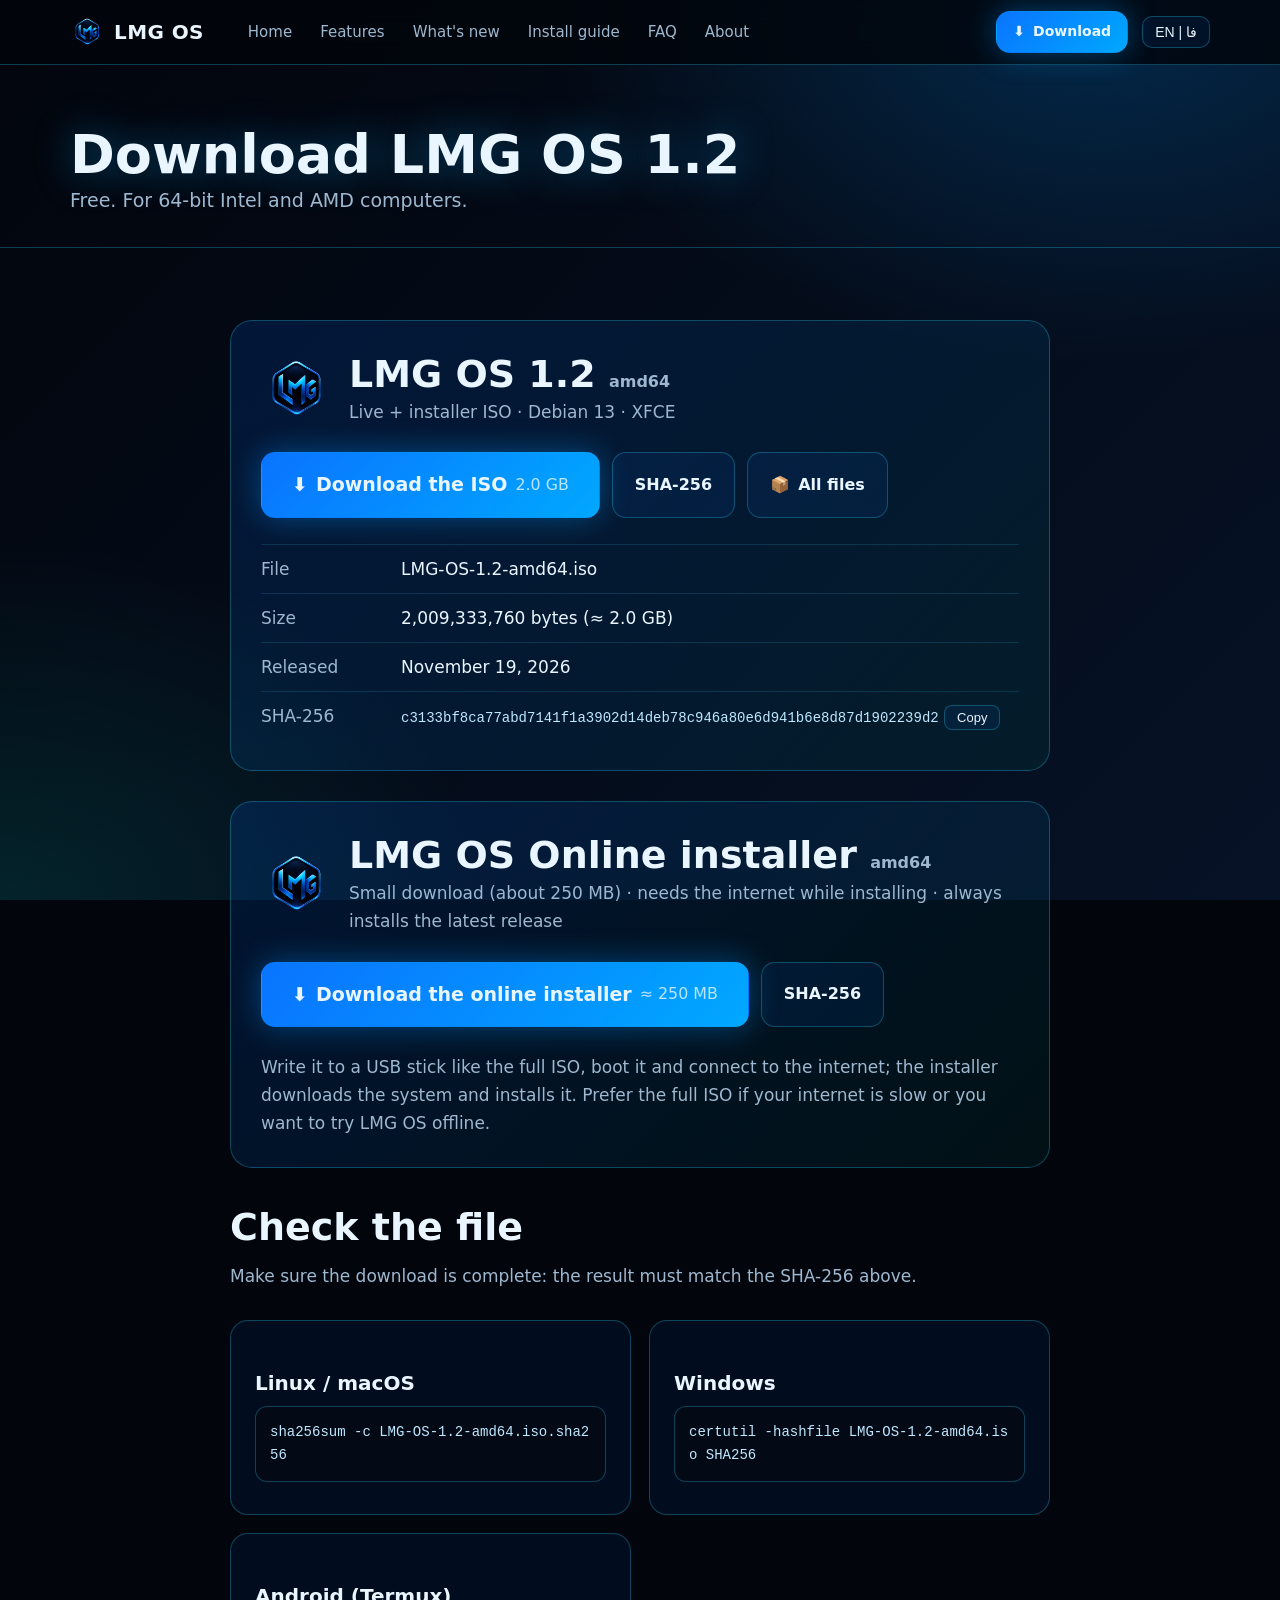
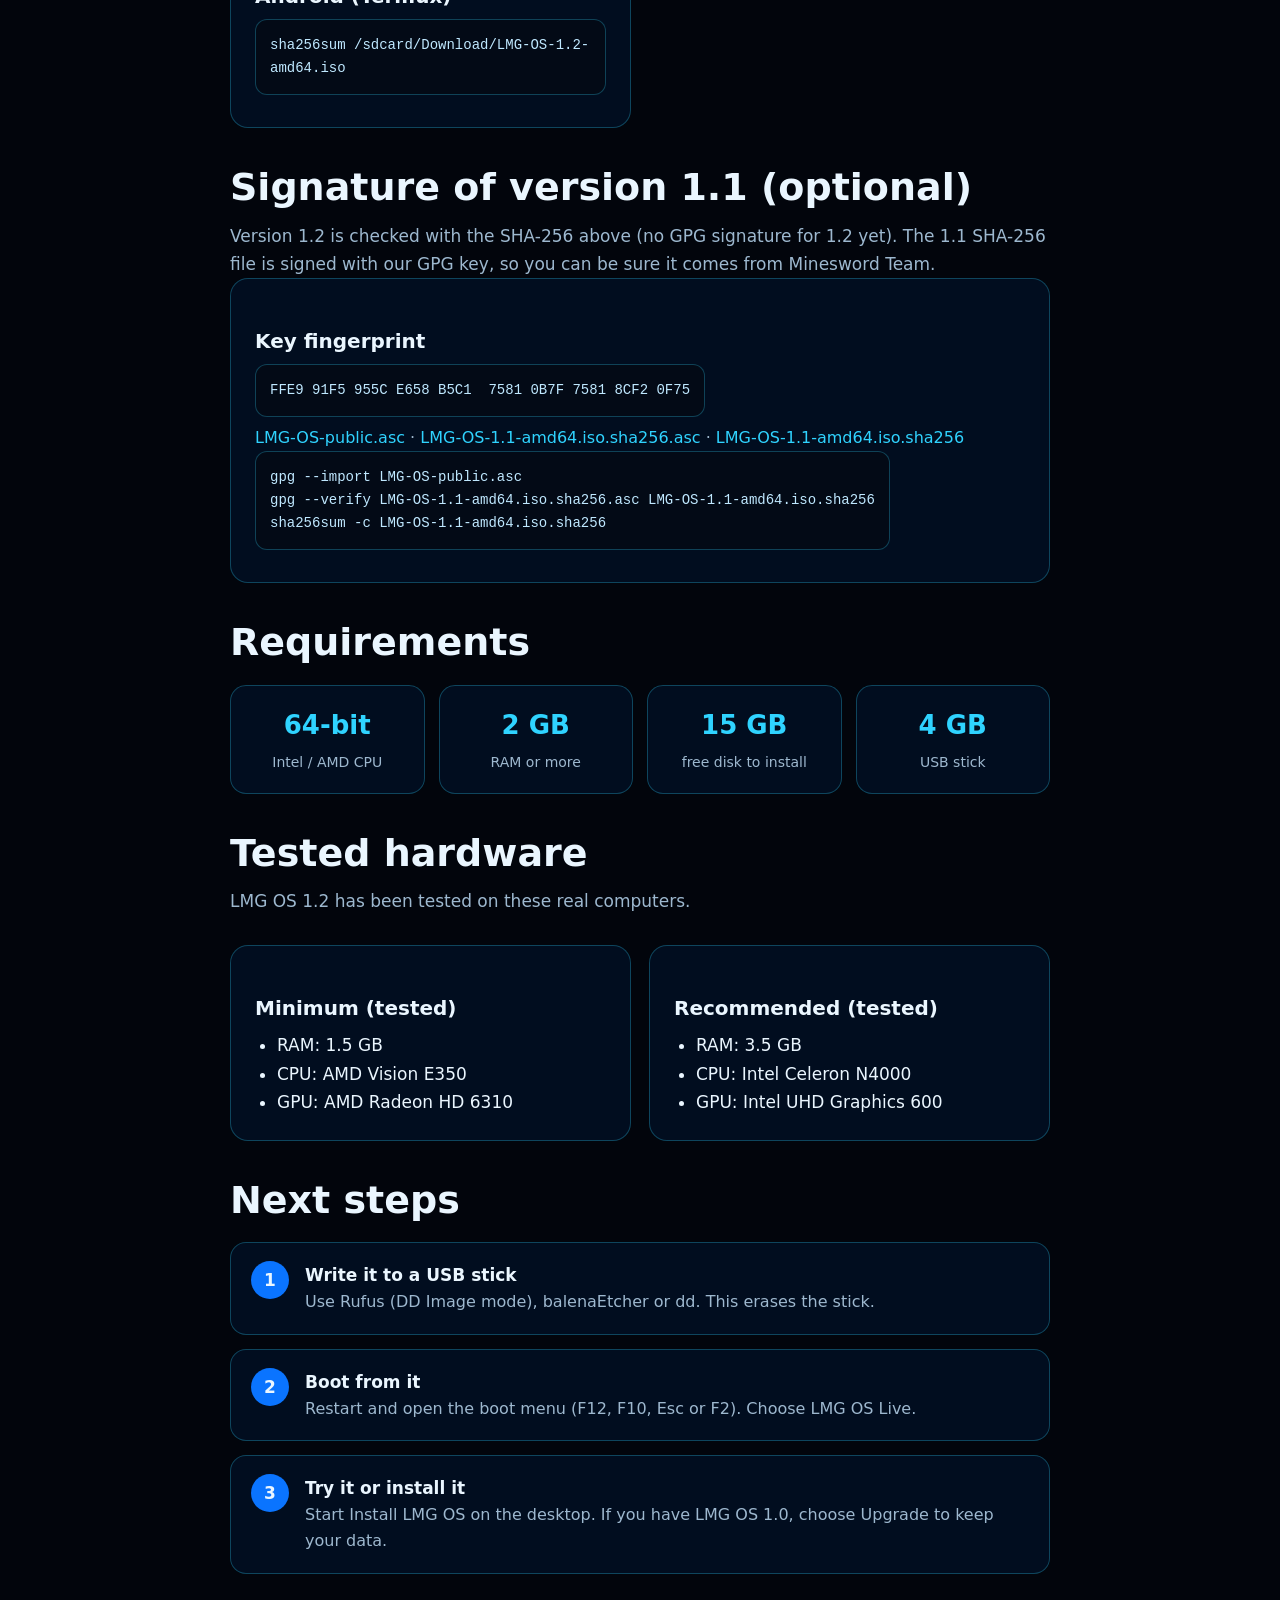
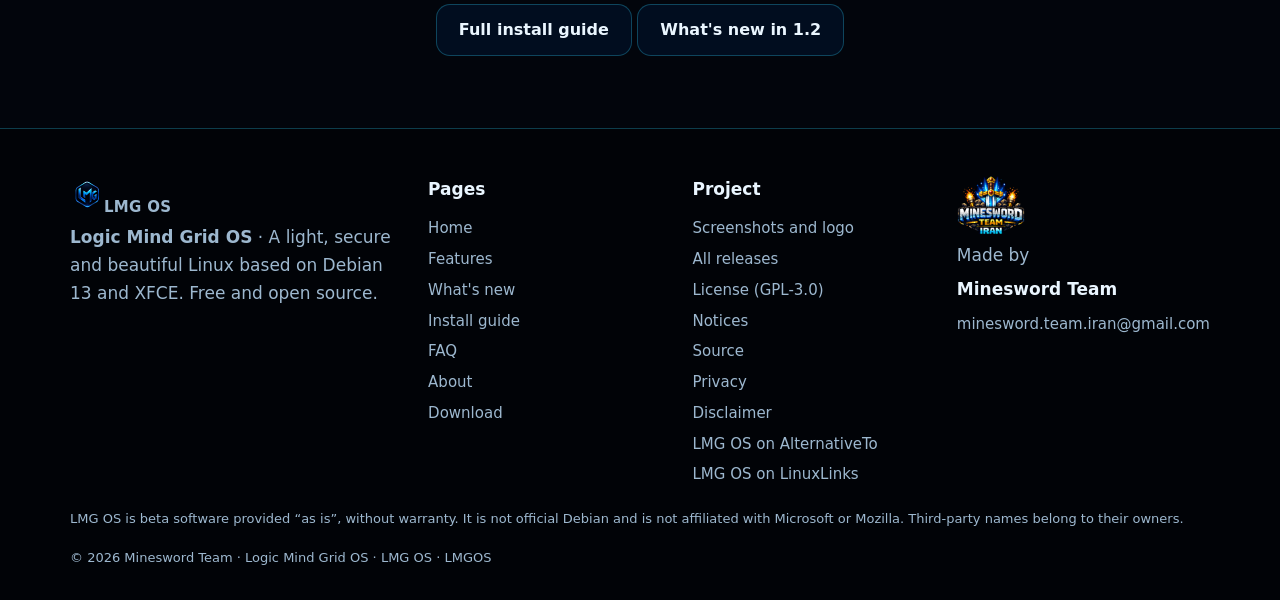
<file: download/index.html>
<!doctype html>
<html lang="en" dir="ltr" data-l="en">
<head>
<meta charset="utf-8">
<meta name="viewport" content="width=device-width,initial-scale=1">
<title>Download Logic Mind Grid OS (LMG OS) 1.2 — free ISO for 64-bit PCs | دانلود ال‌ام‌جی او اس</title>
<meta name="description" content="Download LMG OS 1.2 (amd64 ISO, 2.0 GB) for free. SHA-256 checksum, requirements and install steps. دانلود رایگان ال‌ام‌جی او اس 1.2.">
<meta name="keywords" content="LMG OS, Logic Mind Grid OS, LMGOS, Logic Mind Grid, ال‌ام‌جی او اس, لینوکس سبک, lightweight Linux, Debian 13 XFCE, Minesword Team, تیم ماین‌سورد, download LMG OS, LMG OS ISO, دانلود ال‌ام‌جی او اس, دانلود لینوکس سبک">
<meta name="author" content="Minesword Team">
<meta name="robots" content="index, follow, max-image-preview:large">
<link rel="canonical" href="https://mineswordteam.github.io/LmgOS/download/">
<link rel="alternate" hreflang="en" href="https://mineswordteam.github.io/LmgOS/download/"><link rel="alternate" hreflang="fa" href="https://mineswordteam.github.io/LmgOS/download/"><link rel="alternate" hreflang="x-default" href="https://mineswordteam.github.io/LmgOS/download/">
<meta property="og:type" content="website"><meta property="og:site_name" content="LMG OS by Minesword Team">
<meta property="og:title" content="Download Logic Mind Grid OS (LMG OS) 1.2 — free ISO for 64-bit PCs | دانلود ال‌ام‌جی او اس"><meta property="og:description" content="Download LMG OS 1.2 (amd64 ISO, 2.0 GB) for free. SHA-256 checksum, requirements and install steps. دانلود رایگان ال‌ام‌جی او اس 1.2."><meta property="og:url" content="https://mineswordteam.github.io/LmgOS/download/">
<meta property="og:image" content="https://mineswordteam.github.io/LmgOS/assets/og.jpg"><meta property="og:image:alt" content="LMG OS (Logic Mind Grid OS) desktop"><meta property="og:image:type" content="image/jpeg"><meta property="og:image:width" content="1120"><meta property="og:image:height" content="630"><meta name="twitter:image:alt" content="LMG OS (Logic Mind Grid OS) desktop"><link rel="image_src" href="https://mineswordteam.github.io/LmgOS/assets/og.jpg">
<meta name="twitter:card" content="summary_large_image"><meta name="twitter:title" content="Download Logic Mind Grid OS (LMG OS) 1.2 — free ISO for 64-bit PCs | دانلود ال‌ام‌جی او اس"><meta name="twitter:image" content="https://mineswordteam.github.io/LmgOS/assets/og.jpg">
<meta name="theme-color" content="#02050c">
<link rel="icon" type="image/png" href="../assets/lmg-favicon.png">
<link rel="stylesheet" href="../assets/site.css">
<script>try{var l=new URLSearchParams(location.search).get("lang")||localStorage.getItem("lmglang")||((navigator.language||"").slice(0,2)=="fa"?"fa":"en");if(l!="fa")l="en";document.documentElement.setAttribute("data-l",l);document.documentElement.lang=l;document.documentElement.dir=l=="fa"?"rtl":"ltr"}catch(e){}</script>
<script type="application/ld+json">{"@context": "https://schema.org", "@type": "SoftwareApplication", "name": "LMG OS", "alternateName": ["LMGOS", "Logic Mind Grid OS", "Logic Mind Grid", "ال‌ام‌جی او اس"], "applicationCategory": "OperatingSystem", "operatingSystem": "Linux (Debian 13, amd64)", "softwareVersion": "1.2", "datePublished": "2026-11-19", "fileSize": "2009333760 B", "downloadUrl": "https://github.com/mineswordteam/lmgos_download/releases/download/v1.2/LMG-OS-1.2-amd64.iso", "url": "https://mineswordteam.github.io/LmgOS/", "image": "https://mineswordteam.github.io/LmgOS/assets/og.jpg", "description": "LMG OS is a free, lightweight Linux based on Debian 13 and XFCE with a neon-blue desktop, by Minesword Team. ال‌ام‌جی او اس یک لینوکس سبک و خوش‌ظاهر بر پایه‌ی دبیان.", "offers": {"@type": "Offer", "price": "0", "priceCurrency": "USD"}, "author": {"@type": "Organization", "name": "Minesword Team", "url": "https://mineswordteam.github.io/"}}</script>
<script type="application/ld+json">{"@context": "https://schema.org", "@type": "BreadcrumbList", "itemListElement": [{"@type": "ListItem", "position": 1, "name": "LMG OS", "item": "https://mineswordteam.github.io/LmgOS/"}, {"@type": "ListItem", "position": 2, "name": "Download", "item": "https://mineswordteam.github.io/LmgOS/download/"}]}</script>
</head>
<body>
<div class="bgfx"></div>
<header><div class="wrap bar">
  <a class="brand" href="../"><img src="../assets/lmg-logo.png" alt="LMG OS logo"><span>LMG OS</span></a>
  <nav id="nav"><a href="../"><span class="en" lang="en">Home</span><span class="fa" lang="fa" dir="rtl">خانه</span></a><a href="../features/"><span class="en" lang="en">Features</span><span class="fa" lang="fa" dir="rtl">ویژگی‌ها</span></a><a href="../whats-new/"><span class="en" lang="en">What's new</span><span class="fa" lang="fa" dir="rtl">تازه‌ها</span></a><a href="../install-guide/"><span class="en" lang="en">Install guide</span><span class="fa" lang="fa" dir="rtl">راهنمای نصب</span></a><a href="../faq/"><span class="en" lang="en">FAQ</span><span class="fa" lang="fa" dir="rtl">پرسش‌ها</span></a><a href="../about/"><span class="en" lang="en">About</span><span class="fa" lang="fa" dir="rtl">درباره‌ی ما</span></a></nav>
  <a class="btn sm main dlb" href="../download/">⬇ <span class="en" lang="en">Download</span><span class="fa" lang="fa" dir="rtl">دانلود</span></a>
  <button class="lang" id="lang" aria-label="Language">EN | فا</button>
  <button class="burger" id="burger" aria-label="Menu"><i></i><i></i><i></i></button>
</div></header>
<main>
<section class="phead"><div class="wrap"><h1 class="en" lang="en">Download LMG OS 1.2</h1><h1 class="fa" lang="fa" dir="rtl">دانلود LMG OS 1.2</h1><p class="en lead" lang="en">Free. For 64-bit Intel and AMD computers.</p><p class="fa lead" lang="fa" dir="rtl">رایگان. برای کامپیوترهای ۶۴ بیتی Intel و AMD.</p></div></section>
<section><div class="wrap narrow">
  <div class="dlbox rv">
    <div class="dlh"><img src="../assets/lmg-logo.png" alt=""><div><h2>LMG OS 1.2 <small>amd64</small></h2><p class="en mut" lang="en">Live + installer ISO · Debian 13 · XFCE</p><p class="fa mut" lang="fa" dir="rtl">ISO لایو و نصب‌کننده · Debian 13 · XFCE</p></div></div>
    <div class="cta"><a class="btn main lg" href="https://github.com/mineswordteam/lmgos_download/releases/download/v1.2/LMG-OS-1.2-amd64.iso">⬇ <span class="en" lang="en">Download the ISO</span><span class="fa" lang="fa" dir="rtl">دانلود ISO</span> <small>2.0 GB</small></a><a class="btn" href="https://github.com/mineswordteam/lmgos_download/releases/download/v1.2/LMG-OS-1.2-amd64.iso.sha256">SHA-256</a><a class="btn" href="https://github.com/mineswordteam/lmgos_download/releases">📦 <span class="en" lang="en">All files</span><span class="fa" lang="fa" dir="rtl">همه‌ی فایل‌ها</span></a></div>
    <dl class="kv">
      <div><dt><span class="en" lang="en">File</span><span class="fa" lang="fa" dir="rtl">فایل</span></dt><dd class="ltr">LMG-OS-1.2-amd64.iso</dd></div>
      <div><dt><span class="en" lang="en">Size</span><span class="fa" lang="fa" dir="rtl">حجم</span></dt><dd class="ltr">2,009,333,760 bytes (≈ 2.0 GB)</dd></div>
      <div><dt><span class="en" lang="en">Released</span><span class="fa" lang="fa" dir="rtl">انتشار</span></dt><dd><span class="en" lang="en">November 19, 2026</span><span class="fa" lang="fa" dir="rtl">۲۸ آبان ۱۴۰۵</span></dd></div>
      <div><dt>SHA-256</dt><dd class="ltr hash"><code id="h">c3133bf8ca77abd7141f1a3902d14deb78c946a80e6d941b6e8d87d1902239d2</code> <button class="copy" data-c="h"><span class="en" lang="en">Copy</span><span class="fa" lang="fa" dir="rtl">کپی</span></button></dd></div>
    </dl>
  </div>
  <div class="dlbox rv" id="online">
    <div class="dlh"><img src="../assets/lmg-logo.png" alt=""><div><h2><span class="en" lang="en">LMG OS Online installer</span><span class="fa" lang="fa" dir="rtl">نصب‌کنندهٔ آنلاین LMG OS</span> <small>amd64</small></h2><p class="en mut" lang="en">Small download (about 250 MB) · needs the internet while installing · always installs the latest release</p><p class="fa mut" lang="fa" dir="rtl">دانلود کوچک (حدود ۲۵۰ مگابایت) · هنگام نصب به اینترنت نیاز دارد · همیشه آخرین انتشار را نصب می‌کند</p></div></div>
    <div class="cta"><a class="btn main lg" href="https://github.com/mineswordteam/lmgos_download/releases/download/online-installer/LMG-OS-online-amd64.iso">⬇ <span class="en" lang="en">Download the online installer</span><span class="fa" lang="fa" dir="rtl">دانلود نصب‌کنندهٔ آنلاین</span> <small>≈ 250 MB</small></a><a class="btn" href="https://github.com/mineswordteam/lmgos_download/releases/download/online-installer/LMG-OS-online-amd64.iso.sha256">SHA-256</a></div>
    <p class="en mut" lang="en">Write it to a USB stick like the full ISO, boot it and connect to the internet; the installer downloads the system and installs it. Prefer the full ISO if your internet is slow or you want to try LMG OS offline.</p><p class="fa mut" lang="fa" dir="rtl">مثل ISO کامل روی فلش بنویسید و بوت کنید و به اینترنت وصل شوید؛ نصب‌کننده سیستم را دانلود و نصب می‌کند. اگر اینترنت کندی دارید یا می‌خواهید LMG OS را آفلاین امتحان کنید، ISO کامل را بگیرید.</p>
  </div>
  <h2><span class="en" lang="en">Check the file</span><span class="fa" lang="fa" dir="rtl">بررسی فایل</span></h2><p class="en mut" lang="en">Make sure the download is complete: the result must match the SHA-256 above.</p><p class="fa mut" lang="fa" dir="rtl">مطمئن شوید دانلود کامل است: نتیجه باید با SHA-256 بالا یکی باشد.</p>
  <div class="grid two">
    <div class="card"><h3>Linux / macOS</h3><pre class="ltr">sha256sum -c LMG-OS-1.2-amd64.iso.sha256</pre></div>
    <div class="card"><h3>Windows</h3><pre class="ltr">certutil -hashfile LMG-OS-1.2-amd64.iso SHA256</pre></div>
    <div class="card"><h3>Android (Termux)</h3><pre class="ltr">sha256sum /sdcard/Download/LMG-OS-1.2-amd64.iso</pre></div>
  </div>
  <h2><span class="en" lang="en">Signature of version 1.1 (optional)</span><span class="fa" lang="fa" dir="rtl">امضای نسخهٔ 1.1 (اختیاری)</span></h2><p class="en mut" lang="en">Version 1.2 is checked with the SHA-256 above (no GPG signature for 1.2 yet). The 1.1 SHA-256 file is signed with our GPG key, so you can be sure it comes from Minesword Team.</p><p class="fa mut" lang="fa" dir="rtl">نسخهٔ 1.2 با SHA-256 بالا بررسی می‌شود (هنوز امضای GPG برای 1.2 نداریم). فایل SHA-256 نسخهٔ 1.1 با کلید GPG ما امضا شده تا مطمئن شوید از طرف Minesword Team است.</p>
  <div class="card"><h3><span class="en" lang="en">Key fingerprint</span><span class="fa" lang="fa" dir="rtl">اثر انگشت کلید</span></h3><pre class="ltr" id="fp">FFE9 91F5 955C E658 B5C1  7581 0B7F 7581 8CF2 0F75</pre>
  <p class="mut"><a href="https://raw.githubusercontent.com/mineswordteam/lmgos_download/main/key/LMG-OS-public.asc">LMG-OS-public.asc</a> · <a href="https://raw.githubusercontent.com/mineswordteam/lmgos_download/main/key/LMG-OS-1.1-amd64.iso.sha256.asc">LMG-OS-1.1-amd64.iso.sha256.asc</a> · <a href="https://raw.githubusercontent.com/mineswordteam/lmgos_download/main/key/LMG-OS-1.1-amd64.iso.sha256">LMG-OS-1.1-amd64.iso.sha256</a></p>
  <pre class="ltr">gpg --import LMG-OS-public.asc
gpg --verify LMG-OS-1.1-amd64.iso.sha256.asc LMG-OS-1.1-amd64.iso.sha256
sha256sum -c LMG-OS-1.1-amd64.iso.sha256</pre></div>
  <h2><span class="en" lang="en">Requirements</span><span class="fa" lang="fa" dir="rtl">نیازمندی‌ها</span></h2>
  <div class="req"><div><b>64-bit</b><span><span class="en" lang="en">Intel / AMD CPU</span><span class="fa" lang="fa" dir="rtl">پردازنده‌ی Intel / AMD</span></span></div><div><b>2 GB</b><span><span class="en" lang="en">RAM or more</span><span class="fa" lang="fa" dir="rtl">رم یا بیشتر</span></span></div><div><b>15 GB</b><span><span class="en" lang="en">free disk to install</span><span class="fa" lang="fa" dir="rtl">فضای خالی برای نصب</span></span></div><div><b>4 GB</b><span><span class="en" lang="en">USB stick</span><span class="fa" lang="fa" dir="rtl">فلش</span></span></div></div>
  <h2><span class="en" lang="en">Tested hardware</span><span class="fa" lang="fa" dir="rtl">سخت‌افزار تست‌شده</span></h2><p class="en mut" lang="en">LMG OS 1.2 has been tested on these real computers.</p><p class="fa mut" lang="fa" dir="rtl">LMG OS 1.2 روی این کامپیوترهای واقعی تست شده است.</p>
  <div class="grid two">
    <div class="card"><h3><span class="en" lang="en">Minimum (tested)</span><span class="fa" lang="fa" dir="rtl">حداقل (تست‌شده)</span></h3><ul class="ltr"><li>RAM: 1.5 GB</li><li>CPU: AMD Vision E350</li><li>GPU: AMD Radeon HD 6310</li></ul></div>
    <div class="card"><h3><span class="en" lang="en">Recommended (tested)</span><span class="fa" lang="fa" dir="rtl">پیشنهادی (تست‌شده)</span></h3><ul class="ltr"><li>RAM: 3.5 GB</li><li>CPU: Intel Celeron N4000</li><li>GPU: Intel UHD Graphics 600</li></ul></div>
  </div>
  <h2><span class="en" lang="en">Next steps</span><span class="fa" lang="fa" dir="rtl">مراحل بعد</span></h2>
  <div class="steps">
    <div class="step"><div><b><span class="en" lang="en">Write it to a USB stick</span><span class="fa" lang="fa" dir="rtl">نوشتن روی فلش</span></b><p class="en" lang="en">Use Rufus (DD Image mode), balenaEtcher or dd. This erases the stick.</p><p class="fa" lang="fa" dir="rtl">از Rufus (حالت DD Image)، balenaEtcher یا dd استفاده کنید. فلش پاک می‌شود.</p></div></div>
    <div class="step"><div><b><span class="en" lang="en">Boot from it</span><span class="fa" lang="fa" dir="rtl">بوت از روی فلش</span></b><p class="en" lang="en">Restart and open the boot menu (F12, F10, Esc or F2). Choose LMG OS Live.</p><p class="fa" lang="fa" dir="rtl">ریستارت کنید و منوی بوت را باز کنید (F12، F10، Esc یا F2). LMG OS Live را انتخاب کنید.</p></div></div>
    <div class="step"><div><b><span class="en" lang="en">Try it or install it</span><span class="fa" lang="fa" dir="rtl">امتحان یا نصب</span></b><p class="en" lang="en">Start Install LMG OS on the desktop. If you have LMG OS 1.0, choose Upgrade to keep your data.</p><p class="fa" lang="fa" dir="rtl">Install LMG OS را روی دسکتاپ اجرا کنید. اگر LMG OS 1.0 دارید، برای حفظ اطلاعات Upgrade را بزنید.</p></div></div>
  </div>
  <p class="more"><a class="btn" href="../install-guide/"><span class="en" lang="en">Full install guide</span><span class="fa" lang="fa" dir="rtl">راهنمای کامل نصب</span></a> <a class="btn" href="../whats-new/"><span class="en" lang="en">What's new in 1.2</span><span class="fa" lang="fa" dir="rtl">تازه‌های 1.2</span></a></p>
</div></section>
</main>
<footer><div class="wrap">
  <div class="fgrid">
    <div><a class="brand" href="../"><img src="../assets/lmg-logo.png" alt=""><span>LMG OS</span></a>
      <p class="mut"><strong>Logic Mind Grid OS</strong> · <span class="en" lang="en">A light, secure and beautiful Linux based on Debian 13 and XFCE. Free and open source.</span><span class="fa" lang="fa" dir="rtl">یک لینوکس سبک، امن و زیبا بر پایه‌ی Debian 13 و XFCE. رایگان و متن‌باز.</span></p></div>
    <div><h4><span class="en" lang="en">Pages</span><span class="fa" lang="fa" dir="rtl">صفحه‌ها</span></h4><a href="../"><span class="en" lang="en">Home</span><span class="fa" lang="fa" dir="rtl">خانه</span></a><a href="../features/"><span class="en" lang="en">Features</span><span class="fa" lang="fa" dir="rtl">ویژگی‌ها</span></a><a href="../whats-new/"><span class="en" lang="en">What's new</span><span class="fa" lang="fa" dir="rtl">تازه‌ها</span></a><a href="../install-guide/"><span class="en" lang="en">Install guide</span><span class="fa" lang="fa" dir="rtl">راهنمای نصب</span></a><a href="../faq/"><span class="en" lang="en">FAQ</span><span class="fa" lang="fa" dir="rtl">پرسش‌ها</span></a><a href="../about/"><span class="en" lang="en">About</span><span class="fa" lang="fa" dir="rtl">درباره‌ی ما</span></a><a href="../download/"><span class="en" lang="en">Download</span><span class="fa" lang="fa" dir="rtl">دانلود</span></a></div>
    <div><h4><span class="en" lang="en">Project</span><span class="fa" lang="fa" dir="rtl">پروژه</span></h4><a href="../screenshots/"><span class="en" lang="en">Screenshots and logo</span><span class="fa" lang="fa" dir="rtl">تصاویر و لوگو</span></a><a href="https://github.com/mineswordteam/lmgos_download/releases"><span class="en" lang="en">All releases</span><span class="fa" lang="fa" dir="rtl">همه‌ی انتشارها</span></a><a href="https://github.com/mineswordteam/lmgos_download/blob/main/LICENSE">License (GPL-3.0)</a><a href="https://github.com/mineswordteam/lmgos_download/blob/main/NOTICE.md">Notices</a><a href="https://github.com/mineswordteam/lmgos_download/blob/main/SOURCE.md">Source</a><a href="https://github.com/mineswordteam/lmgos_download/blob/main/PRIVACY.md">Privacy</a><a href="https://github.com/mineswordteam/lmgos_download/blob/main/DISCLAIMER.md">Disclaimer</a><a href="https://alternativeto.net/software/lmg-os/about/" rel="noopener" target="_blank">LMG OS on AlternativeTo</a><a href="https://www.linuxlinks.com/lmg-os-debian-based-linux-distribution/" rel="noopener" target="_blank">LMG OS on LinuxLinks</a></div>
    <div class="by"><img src="../assets/mineswordteam-logo.png" alt="Minesword Team logo"><span class="mut"><span class="en" lang="en">Made by</span><span class="fa" lang="fa" dir="rtl">ساخته‌ی</span></span><strong>Minesword Team</strong><a href="mailto:minesword.team.iran@gmail.com" class="ltr">minesword.team.iran@gmail.com</a></div>
  </div>
  <p class="note"><span class="en" lang="en">LMG OS is beta software provided “as is”, without warranty. It is not official Debian and is not affiliated with Microsoft or Mozilla. Third-party names belong to their owners.</span><span class="fa" lang="fa" dir="rtl">LMG OS نرم‌افزار بتا است و «همان‌طور که هست» و بدون ضمانت ارائه می‌شود. دبیان رسمی نیست و به مایکروسافت یا موزیلا ربطی ندارد. نام‌های شخص ثالث متعلق به صاحبانشان است.</span></p>
  <p class="note ltr">© 2026 Minesword Team · Logic Mind Grid OS · LMG OS · LMGOS</p>
</div></footer>
<div id="lb"><img alt=""></div>
<script data-goatcounter="https://mineswordteam.goatcounter.com/count" async src="//gc.zgo.at/count.js"></script>
<script src="../assets/site.js"></script>
</body></html>
</file>
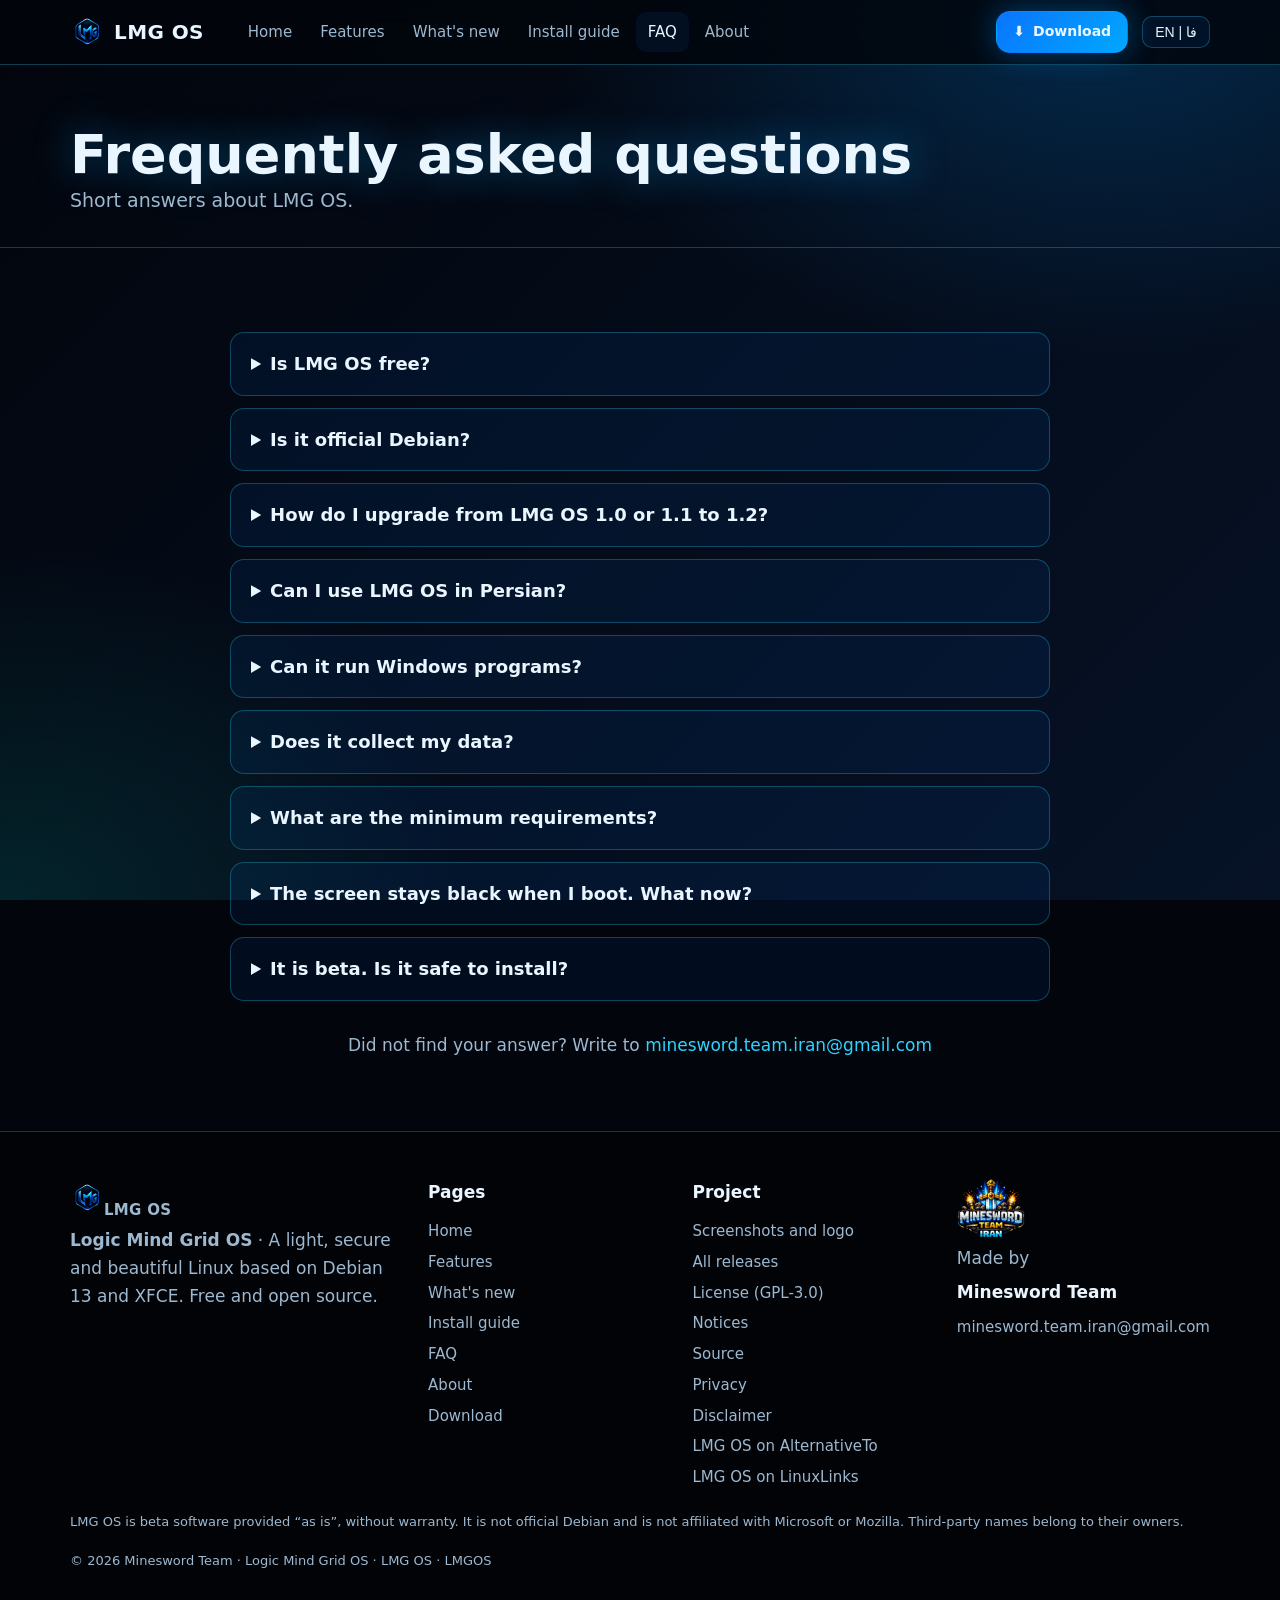
<file: faq/index.html>
<!doctype html>
<html lang="en" dir="ltr" data-l="en">
<head>
<meta charset="utf-8">
<meta name="viewport" content="width=device-width,initial-scale=1">
<title>Logic Mind Grid OS (LMG OS) FAQ — questions and answers | پرسش‌های متداول ال‌ام‌جی او اس</title>
<meta name="description" content="Is LMG OS free? How do I upgrade to 1.2? Can it run Windows programs? Answers about LMG OS. پرسش و پاسخ درباره‌ی ال‌ام‌جی او اس.">
<meta name="keywords" content="LMG OS, Logic Mind Grid OS, LMGOS, Logic Mind Grid, ال‌ام‌جی او اس, لینوکس سبک, lightweight Linux, Debian 13 XFCE, Minesword Team, تیم ماین‌سورد, LMG OS FAQ, پرسش های متداول">
<meta name="author" content="Minesword Team">
<meta name="robots" content="index, follow, max-image-preview:large">
<link rel="canonical" href="https://mineswordteam.github.io/LmgOS/faq/">
<link rel="alternate" hreflang="en" href="https://mineswordteam.github.io/LmgOS/faq/"><link rel="alternate" hreflang="fa" href="https://mineswordteam.github.io/LmgOS/faq/"><link rel="alternate" hreflang="x-default" href="https://mineswordteam.github.io/LmgOS/faq/">
<meta property="og:type" content="website"><meta property="og:site_name" content="LMG OS by Minesword Team">
<meta property="og:title" content="Logic Mind Grid OS (LMG OS) FAQ — questions and answers | پرسش‌های متداول ال‌ام‌جی او اس"><meta property="og:description" content="Is LMG OS free? How do I upgrade to 1.2? Can it run Windows programs? Answers about LMG OS. پرسش و پاسخ درباره‌ی ال‌ام‌جی او اس."><meta property="og:url" content="https://mineswordteam.github.io/LmgOS/faq/">
<meta property="og:image" content="https://mineswordteam.github.io/LmgOS/assets/og.jpg"><meta property="og:image:alt" content="LMG OS (Logic Mind Grid OS) desktop"><meta property="og:image:type" content="image/jpeg"><meta property="og:image:width" content="1120"><meta property="og:image:height" content="630"><meta name="twitter:image:alt" content="LMG OS (Logic Mind Grid OS) desktop"><link rel="image_src" href="https://mineswordteam.github.io/LmgOS/assets/og.jpg">
<meta name="twitter:card" content="summary_large_image"><meta name="twitter:title" content="Logic Mind Grid OS (LMG OS) FAQ — questions and answers | پرسش‌های متداول ال‌ام‌جی او اس"><meta name="twitter:image" content="https://mineswordteam.github.io/LmgOS/assets/og.jpg">
<meta name="theme-color" content="#02050c">
<link rel="icon" type="image/png" href="../assets/lmg-favicon.png">
<link rel="stylesheet" href="../assets/site.css">
<script>try{var l=new URLSearchParams(location.search).get("lang")||localStorage.getItem("lmglang")||((navigator.language||"").slice(0,2)=="fa"?"fa":"en");if(l!="fa")l="en";document.documentElement.setAttribute("data-l",l);document.documentElement.lang=l;document.documentElement.dir=l=="fa"?"rtl":"ltr"}catch(e){}</script>
<script type="application/ld+json">{"@context": "https://schema.org", "@type": "FAQPage", "mainEntity": [{"@type": "Question", "name": "Is LMG OS free?", "acceptedAnswer": {"@type": "Answer", "text": "Yes. It is free to download and use. The LMG code is GPL-3.0-or-later; other parts keep their own free licenses."}}, {"@type": "Question", "name": "Is it official Debian?", "acceptedAnswer": {"@type": "Answer", "text": "No. LMG OS is built on Debian 13 but is an independent project and is not endorsed by Debian."}}, {"@type": "Question", "name": "How do I upgrade from LMG OS 1.0 or 1.1 to 1.2?", "acceptedAnswer": {"@type": "Answer", "text": "Back up your data, boot the 1.2 ISO from a USB stick and choose Upgrade when the installer finds LMG OS 1.0. Your files, settings and programs are kept."}}, {"@type": "Question", "name": "Can I use LMG OS in Persian?", "acceptedAnswer": {"@type": "Answer", "text": "Yes. Use the language button on the taskbar. LMG apps are fully Persian; parts of XFCE that have no Persian translation stay in English."}}, {"@type": "Question", "name": "Can it run Windows programs?", "acceptedAnswer": {"@type": "Answer", "text": "Many, through Wine and Bottles. Not every program works. LMG OS does not include Windows."}}, {"@type": "Question", "name": "Does it collect my data?", "acceptedAnswer": {"@type": "Answer", "text": "No. Minesword Team adds no telemetry or tracking. Programs you use (Firefox, updates) contact their own servers."}}, {"@type": "Question", "name": "What are the minimum requirements?", "acceptedAnswer": {"@type": "Answer", "text": "A 64-bit Intel or AMD processor, 2 GB of RAM, 15 GB of free disk space to install and a 4 GB USB stick."}}, {"@type": "Question", "name": "The screen stays black when I boot. What now?", "acceptedAnswer": {"@type": "Answer", "text": "Choose the “safe graphics” entry in the boot menu. If that does not help, send us your computer model and a photo."}}, {"@type": "Question", "name": "It is beta. Is it safe to install?", "acceptedAnswer": {"@type": "Answer", "text": "Back up your data and try the live mode first. Report problems by email and we will fix them."}}, {"@type": "Question", "name": "LMG OS رایگان است؟", "acceptedAnswer": {"@type": "Answer", "text": "بله. دانلود و استفاده‌اش رایگان است. کد LMG با مجوز GPL-3.0-or-later است و بخش‌های دیگر مجوز آزاد خودشان را دارند."}}, {"@type": "Question", "name": "دبیان رسمی است؟", "acceptedAnswer": {"@type": "Answer", "text": "نه. LMG OS بر پایه‌ی Debian 13 ساخته شده ولی پروژه‌ای مستقل است و Debian آن را تأیید نکرده."}}, {"@type": "Question", "name": "چطور از LMG OS 1.0 یا 1.1 به 1.2 ارتقا بدهم؟", "acceptedAnswer": {"@type": "Answer", "text": "از اطلاعاتتان پشتیبان بگیرید، ISO نسخه‌ی 1.2 را از روی فلش بوت کنید و وقتی نصب‌کننده LMG OS 1.0 را پیدا کرد Upgrade را بزنید. فایل‌ها، تنظیمات و برنامه‌هایتان می‌مانند."}}, {"@type": "Question", "name": "می‌توانم LMG OS را فارسی کنم؟", "acceptedAnswer": {"@type": "Answer", "text": "بله. از دکمه‌ی زبان روی نوار وظیفه استفاده کنید. برنامه‌های LMG کاملاً فارسی هستند؛ بخش‌هایی از XFCE که ترجمه‌ی فارسی ندارند انگلیسی می‌مانند."}}, {"@type": "Question", "name": "برنامه‌ی ویندوز اجرا می‌کند؟", "acceptedAnswer": {"@type": "Answer", "text": "بسیاری را، با Wine و Bottles. همه‌ی برنامه‌ها کار نمی‌کنند. LMG OS ویندوز ندارد."}}, {"@type": "Question", "name": "اطلاعات من را جمع می‌کند؟", "acceptedAnswer": {"@type": "Answer", "text": "نه. تیم Minesword هیچ ردیابی یا ارسال اطلاعاتی اضافه نکرده. برنامه‌هایی که استفاده می‌کنید (Firefox، آپدیت) به سرورهای خودشان وصل می‌شوند."}}, {"@type": "Question", "name": "حداقل سخت‌افزار چیست؟", "acceptedAnswer": {"@type": "Answer", "text": "پردازنده‌ی ۶۴ بیتی Intel یا AMD، ۲ گیگابایت رم، ۱۵ گیگابایت فضای خالی برای نصب و یک فلش ۴ گیگابایتی."}}, {"@type": "Question", "name": "هنگام بوت صفحه سیاه می‌ماند. چه کنم؟", "acceptedAnswer": {"@type": "Answer", "text": "در منوی بوت گزینه‌ی «safe graphics» را انتخاب کنید. اگر کمک نکرد، مدل کامپیوتر و یک عکس برایمان بفرستید."}}, {"@type": "Question", "name": "بتا است. نصبش امن است؟", "acceptedAnswer": {"@type": "Answer", "text": "از اطلاعاتتان پشتیبان بگیرید و اول حالت لایو را امتحان کنید. مشکل‌ها را با ایمیل بفرستید تا درست کنیم."}}]}</script>
<script type="application/ld+json">{"@context": "https://schema.org", "@type": "BreadcrumbList", "itemListElement": [{"@type": "ListItem", "position": 1, "name": "LMG OS", "item": "https://mineswordteam.github.io/LmgOS/"}, {"@type": "ListItem", "position": 2, "name": "FAQ", "item": "https://mineswordteam.github.io/LmgOS/faq/"}]}</script>
</head>
<body>
<div class="bgfx"></div>
<header><div class="wrap bar">
  <a class="brand" href="../"><img src="../assets/lmg-logo.png" alt="LMG OS logo"><span>LMG OS</span></a>
  <nav id="nav"><a href="../"><span class="en" lang="en">Home</span><span class="fa" lang="fa" dir="rtl">خانه</span></a><a href="../features/"><span class="en" lang="en">Features</span><span class="fa" lang="fa" dir="rtl">ویژگی‌ها</span></a><a href="../whats-new/"><span class="en" lang="en">What's new</span><span class="fa" lang="fa" dir="rtl">تازه‌ها</span></a><a href="../install-guide/"><span class="en" lang="en">Install guide</span><span class="fa" lang="fa" dir="rtl">راهنمای نصب</span></a><a href="../faq/" class="on"><span class="en" lang="en">FAQ</span><span class="fa" lang="fa" dir="rtl">پرسش‌ها</span></a><a href="../about/"><span class="en" lang="en">About</span><span class="fa" lang="fa" dir="rtl">درباره‌ی ما</span></a></nav>
  <a class="btn sm main dlb" href="../download/">⬇ <span class="en" lang="en">Download</span><span class="fa" lang="fa" dir="rtl">دانلود</span></a>
  <button class="lang" id="lang" aria-label="Language">EN | فا</button>
  <button class="burger" id="burger" aria-label="Menu"><i></i><i></i><i></i></button>
</div></header>
<main>
<section class="phead"><div class="wrap"><h1 class="en" lang="en">Frequently asked questions</h1><h1 class="fa" lang="fa" dir="rtl">پرسش‌های متداول</h1><p class="en lead" lang="en">Short answers about LMG OS.</p><p class="fa lead" lang="fa" dir="rtl">پاسخ کوتاه به پرسش‌های شما درباره‌ی LMG OS.</p></div></section><section><div class="wrap narrow"><details class="rv"><summary><span class="en" lang="en">Is LMG OS free?</span><span class="fa" lang="fa" dir="rtl">LMG OS رایگان است؟</span></summary><p class="en" lang="en">Yes. It is free to download and use. The LMG code is GPL-3.0-or-later; other parts keep their own free licenses.</p><p class="fa" lang="fa" dir="rtl">بله. دانلود و استفاده‌اش رایگان است. کد LMG با مجوز GPL-3.0-or-later است و بخش‌های دیگر مجوز آزاد خودشان را دارند.</p></details><details class="rv"><summary><span class="en" lang="en">Is it official Debian?</span><span class="fa" lang="fa" dir="rtl">دبیان رسمی است؟</span></summary><p class="en" lang="en">No. LMG OS is built on Debian 13 but is an independent project and is not endorsed by Debian.</p><p class="fa" lang="fa" dir="rtl">نه. LMG OS بر پایه‌ی Debian 13 ساخته شده ولی پروژه‌ای مستقل است و Debian آن را تأیید نکرده.</p></details><details class="rv"><summary><span class="en" lang="en">How do I upgrade from LMG OS 1.0 or 1.1 to 1.2?</span><span class="fa" lang="fa" dir="rtl">چطور از LMG OS 1.0 یا 1.1 به 1.2 ارتقا بدهم؟</span></summary><p class="en" lang="en">Back up your data, boot the 1.2 ISO from a USB stick and choose Upgrade when the installer finds LMG OS 1.0. Your files, settings and programs are kept.</p><p class="fa" lang="fa" dir="rtl">از اطلاعاتتان پشتیبان بگیرید، ISO نسخه‌ی 1.2 را از روی فلش بوت کنید و وقتی نصب‌کننده LMG OS 1.0 را پیدا کرد Upgrade را بزنید. فایل‌ها، تنظیمات و برنامه‌هایتان می‌مانند.</p></details><details class="rv"><summary><span class="en" lang="en">Can I use LMG OS in Persian?</span><span class="fa" lang="fa" dir="rtl">می‌توانم LMG OS را فارسی کنم؟</span></summary><p class="en" lang="en">Yes. Use the language button on the taskbar. LMG apps are fully Persian; parts of XFCE that have no Persian translation stay in English.</p><p class="fa" lang="fa" dir="rtl">بله. از دکمه‌ی زبان روی نوار وظیفه استفاده کنید. برنامه‌های LMG کاملاً فارسی هستند؛ بخش‌هایی از XFCE که ترجمه‌ی فارسی ندارند انگلیسی می‌مانند.</p></details><details class="rv"><summary><span class="en" lang="en">Can it run Windows programs?</span><span class="fa" lang="fa" dir="rtl">برنامه‌ی ویندوز اجرا می‌کند؟</span></summary><p class="en" lang="en">Many, through Wine and Bottles. Not every program works. LMG OS does not include Windows.</p><p class="fa" lang="fa" dir="rtl">بسیاری را، با Wine و Bottles. همه‌ی برنامه‌ها کار نمی‌کنند. LMG OS ویندوز ندارد.</p></details><details class="rv"><summary><span class="en" lang="en">Does it collect my data?</span><span class="fa" lang="fa" dir="rtl">اطلاعات من را جمع می‌کند؟</span></summary><p class="en" lang="en">No. Minesword Team adds no telemetry or tracking. Programs you use (Firefox, updates) contact their own servers.</p><p class="fa" lang="fa" dir="rtl">نه. تیم Minesword هیچ ردیابی یا ارسال اطلاعاتی اضافه نکرده. برنامه‌هایی که استفاده می‌کنید (Firefox، آپدیت) به سرورهای خودشان وصل می‌شوند.</p></details><details class="rv"><summary><span class="en" lang="en">What are the minimum requirements?</span><span class="fa" lang="fa" dir="rtl">حداقل سخت‌افزار چیست؟</span></summary><p class="en" lang="en">A 64-bit Intel or AMD processor, 2 GB of RAM, 15 GB of free disk space to install and a 4 GB USB stick.</p><p class="fa" lang="fa" dir="rtl">پردازنده‌ی ۶۴ بیتی Intel یا AMD، ۲ گیگابایت رم، ۱۵ گیگابایت فضای خالی برای نصب و یک فلش ۴ گیگابایتی.</p></details><details class="rv"><summary><span class="en" lang="en">The screen stays black when I boot. What now?</span><span class="fa" lang="fa" dir="rtl">هنگام بوت صفحه سیاه می‌ماند. چه کنم؟</span></summary><p class="en" lang="en">Choose the “safe graphics” entry in the boot menu. If that does not help, send us your computer model and a photo.</p><p class="fa" lang="fa" dir="rtl">در منوی بوت گزینه‌ی «safe graphics» را انتخاب کنید. اگر کمک نکرد، مدل کامپیوتر و یک عکس برایمان بفرستید.</p></details><details class="rv"><summary><span class="en" lang="en">It is beta. Is it safe to install?</span><span class="fa" lang="fa" dir="rtl">بتا است. نصبش امن است؟</span></summary><p class="en" lang="en">Back up your data and try the live mode first. Report problems by email and we will fix them.</p><p class="fa" lang="fa" dir="rtl">از اطلاعاتتان پشتیبان بگیرید و اول حالت لایو را امتحان کنید. مشکل‌ها را با ایمیل بفرستید تا درست کنیم.</p></details><p class="more mut"><span class="en" lang="en">Did not find your answer? Write to</span><span class="fa" lang="fa" dir="rtl">جوابتان را پیدا نکردید؟ ایمیل بزنید به</span> <a class="ltr" href="mailto:minesword.team.iran@gmail.com">minesword.team.iran@gmail.com</a></p></div></section>
</main>
<footer><div class="wrap">
  <div class="fgrid">
    <div><a class="brand" href="../"><img src="../assets/lmg-logo.png" alt=""><span>LMG OS</span></a>
      <p class="mut"><strong>Logic Mind Grid OS</strong> · <span class="en" lang="en">A light, secure and beautiful Linux based on Debian 13 and XFCE. Free and open source.</span><span class="fa" lang="fa" dir="rtl">یک لینوکس سبک، امن و زیبا بر پایه‌ی Debian 13 و XFCE. رایگان و متن‌باز.</span></p></div>
    <div><h4><span class="en" lang="en">Pages</span><span class="fa" lang="fa" dir="rtl">صفحه‌ها</span></h4><a href="../"><span class="en" lang="en">Home</span><span class="fa" lang="fa" dir="rtl">خانه</span></a><a href="../features/"><span class="en" lang="en">Features</span><span class="fa" lang="fa" dir="rtl">ویژگی‌ها</span></a><a href="../whats-new/"><span class="en" lang="en">What's new</span><span class="fa" lang="fa" dir="rtl">تازه‌ها</span></a><a href="../install-guide/"><span class="en" lang="en">Install guide</span><span class="fa" lang="fa" dir="rtl">راهنمای نصب</span></a><a href="../faq/"><span class="en" lang="en">FAQ</span><span class="fa" lang="fa" dir="rtl">پرسش‌ها</span></a><a href="../about/"><span class="en" lang="en">About</span><span class="fa" lang="fa" dir="rtl">درباره‌ی ما</span></a><a href="../download/"><span class="en" lang="en">Download</span><span class="fa" lang="fa" dir="rtl">دانلود</span></a></div>
    <div><h4><span class="en" lang="en">Project</span><span class="fa" lang="fa" dir="rtl">پروژه</span></h4><a href="../screenshots/"><span class="en" lang="en">Screenshots and logo</span><span class="fa" lang="fa" dir="rtl">تصاویر و لوگو</span></a><a href="https://github.com/mineswordteam/lmgos_download/releases"><span class="en" lang="en">All releases</span><span class="fa" lang="fa" dir="rtl">همه‌ی انتشارها</span></a><a href="https://github.com/mineswordteam/lmgos_download/blob/main/LICENSE">License (GPL-3.0)</a><a href="https://github.com/mineswordteam/lmgos_download/blob/main/NOTICE.md">Notices</a><a href="https://github.com/mineswordteam/lmgos_download/blob/main/SOURCE.md">Source</a><a href="https://github.com/mineswordteam/lmgos_download/blob/main/PRIVACY.md">Privacy</a><a href="https://github.com/mineswordteam/lmgos_download/blob/main/DISCLAIMER.md">Disclaimer</a><a href="https://alternativeto.net/software/lmg-os/about/" rel="noopener" target="_blank">LMG OS on AlternativeTo</a><a href="https://www.linuxlinks.com/lmg-os-debian-based-linux-distribution/" rel="noopener" target="_blank">LMG OS on LinuxLinks</a></div>
    <div class="by"><img src="../assets/mineswordteam-logo.png" alt="Minesword Team logo"><span class="mut"><span class="en" lang="en">Made by</span><span class="fa" lang="fa" dir="rtl">ساخته‌ی</span></span><strong>Minesword Team</strong><a href="mailto:minesword.team.iran@gmail.com" class="ltr">minesword.team.iran@gmail.com</a></div>
  </div>
  <p class="note"><span class="en" lang="en">LMG OS is beta software provided “as is”, without warranty. It is not official Debian and is not affiliated with Microsoft or Mozilla. Third-party names belong to their owners.</span><span class="fa" lang="fa" dir="rtl">LMG OS نرم‌افزار بتا است و «همان‌طور که هست» و بدون ضمانت ارائه می‌شود. دبیان رسمی نیست و به مایکروسافت یا موزیلا ربطی ندارد. نام‌های شخص ثالث متعلق به صاحبانشان است.</span></p>
  <p class="note ltr">© 2026 Minesword Team · Logic Mind Grid OS · LMG OS · LMGOS</p>
</div></footer>
<div id="lb"><img alt=""></div>
<script data-goatcounter="https://mineswordteam.goatcounter.com/count" async src="//gc.zgo.at/count.js"></script>
<script src="../assets/site.js"></script>
</body></html>
</file>
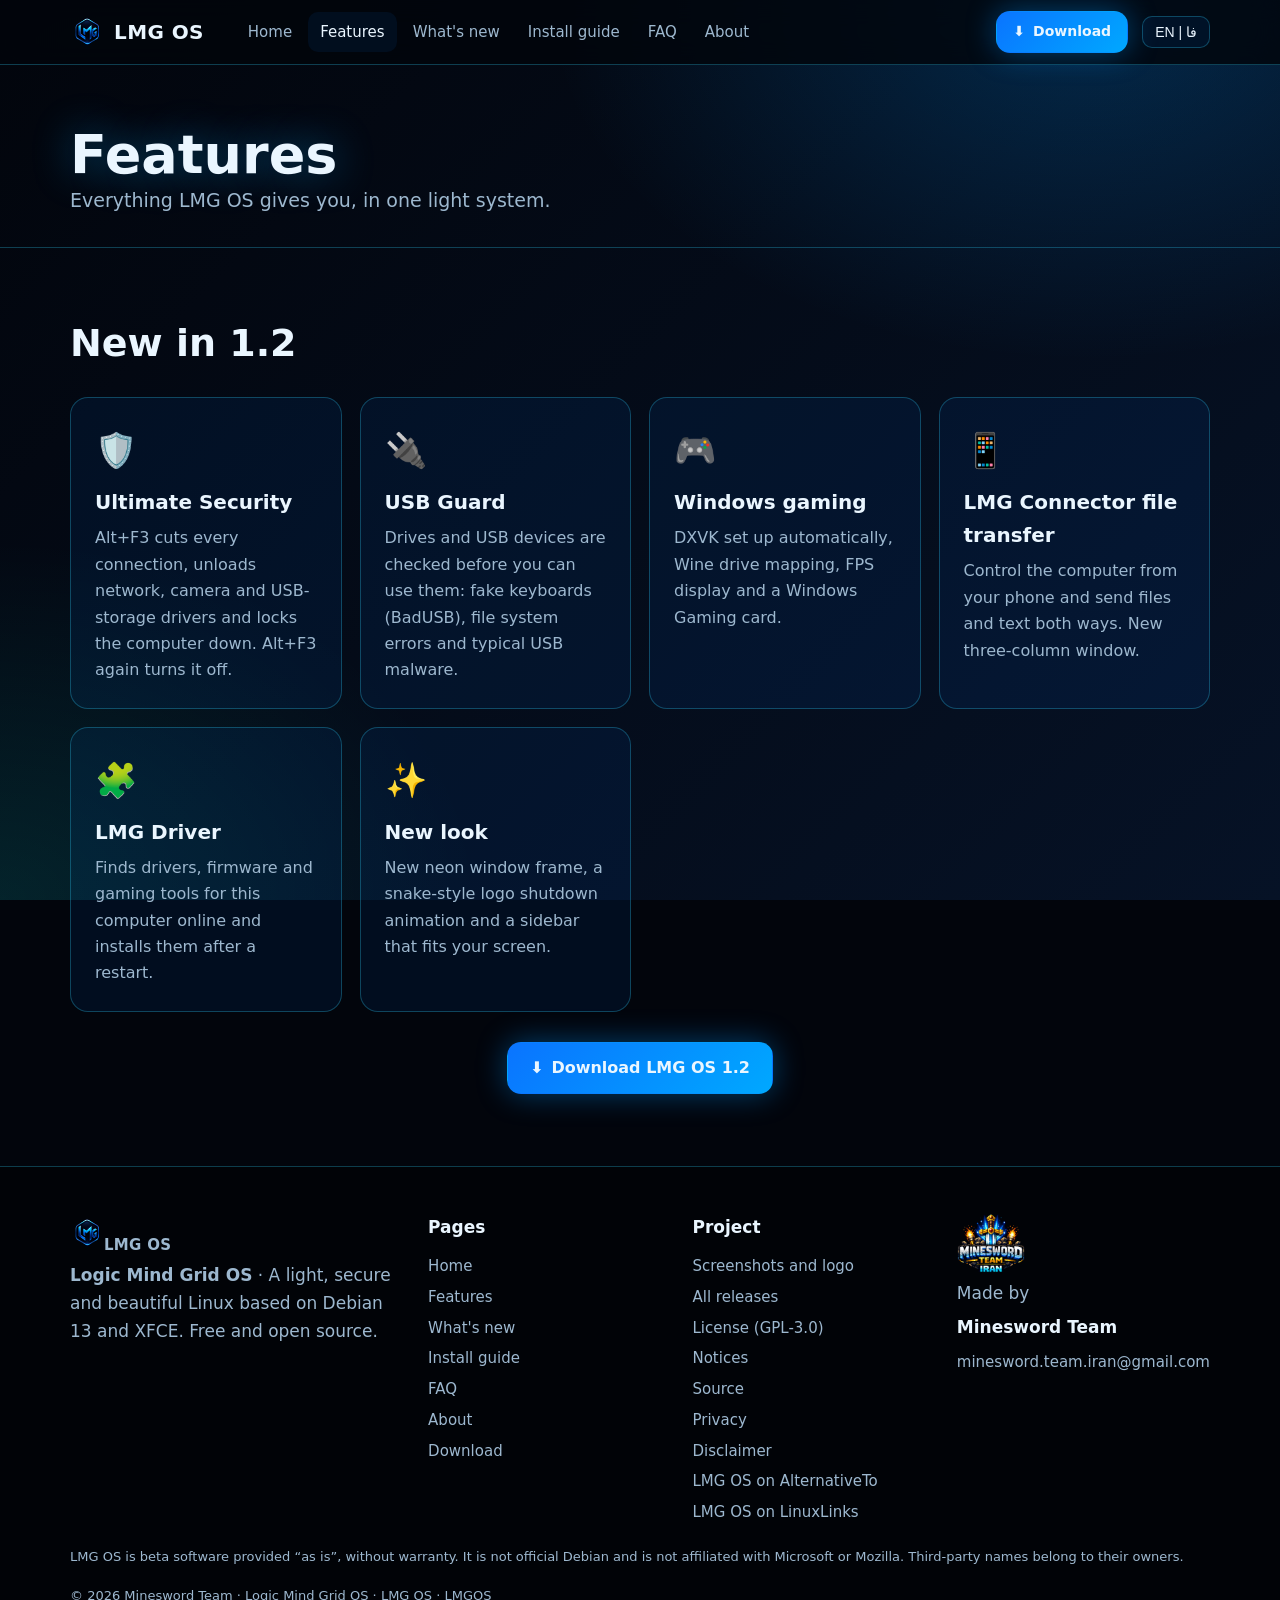
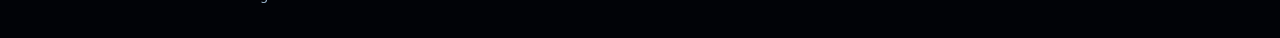
<file: features/index.html>
<!doctype html>
<html lang="en" dir="ltr" data-l="en">
<head>
<meta charset="utf-8">
<meta name="viewport" content="width=device-width,initial-scale=1">
<title>Logic Mind Grid OS (LMG OS) Features — Persian system, safe updates, Gaming Mode | ویژگی‌های ال‌ام‌جی او اس</title>
<meta name="description" content="Everything in LMG OS: neon desktop, Control Panel, safe updates, Gaming Mode, Wine, Package Manager, Android-style desktop folders, Persian and English. ویژگی‌های ال‌ام‌جی او اس.">
<meta name="keywords" content="LMG OS, Logic Mind Grid OS, LMGOS, Logic Mind Grid, ال‌ام‌جی او اس, لینوکس سبک, lightweight Linux, Debian 13 XFCE, Minesword Team, تیم ماین‌سورد, LMG OS features, ویژگی‌های ال‌ام‌جی او اس">
<meta name="author" content="Minesword Team">
<meta name="robots" content="index, follow, max-image-preview:large">
<link rel="canonical" href="https://mineswordteam.github.io/LmgOS/features/">
<link rel="alternate" hreflang="en" href="https://mineswordteam.github.io/LmgOS/features/"><link rel="alternate" hreflang="fa" href="https://mineswordteam.github.io/LmgOS/features/"><link rel="alternate" hreflang="x-default" href="https://mineswordteam.github.io/LmgOS/features/">
<meta property="og:type" content="website"><meta property="og:site_name" content="LMG OS by Minesword Team">
<meta property="og:title" content="Logic Mind Grid OS (LMG OS) Features — Persian system, safe updates, Gaming Mode | ویژگی‌های ال‌ام‌جی او اس"><meta property="og:description" content="Everything in LMG OS: neon desktop, Control Panel, safe updates, Gaming Mode, Wine, Package Manager, Android-style desktop folders, Persian and English. ویژگی‌های ال‌ام‌جی او اس."><meta property="og:url" content="https://mineswordteam.github.io/LmgOS/features/">
<meta property="og:image" content="https://mineswordteam.github.io/LmgOS/assets/og.jpg"><meta property="og:image:alt" content="LMG OS (Logic Mind Grid OS) desktop"><meta property="og:image:type" content="image/jpeg"><meta property="og:image:width" content="1120"><meta property="og:image:height" content="630"><meta name="twitter:image:alt" content="LMG OS (Logic Mind Grid OS) desktop"><link rel="image_src" href="https://mineswordteam.github.io/LmgOS/assets/og.jpg">
<meta name="twitter:card" content="summary_large_image"><meta name="twitter:title" content="Logic Mind Grid OS (LMG OS) Features — Persian system, safe updates, Gaming Mode | ویژگی‌های ال‌ام‌جی او اس"><meta name="twitter:image" content="https://mineswordteam.github.io/LmgOS/assets/og.jpg">
<meta name="theme-color" content="#02050c">
<link rel="icon" type="image/png" href="../assets/lmg-favicon.png">
<link rel="stylesheet" href="../assets/site.css">
<script>try{var l=new URLSearchParams(location.search).get("lang")||localStorage.getItem("lmglang")||((navigator.language||"").slice(0,2)=="fa"?"fa":"en");if(l!="fa")l="en";document.documentElement.setAttribute("data-l",l);document.documentElement.lang=l;document.documentElement.dir=l=="fa"?"rtl":"ltr"}catch(e){}</script>
<script type="application/ld+json">{"@context": "https://schema.org", "@type": "BreadcrumbList", "itemListElement": [{"@type": "ListItem", "position": 1, "name": "LMG OS", "item": "https://mineswordteam.github.io/LmgOS/"}, {"@type": "ListItem", "position": 2, "name": "Features", "item": "https://mineswordteam.github.io/LmgOS/features/"}]}</script>
</head>
<body>
<div class="bgfx"></div>
<header><div class="wrap bar">
  <a class="brand" href="../"><img src="../assets/lmg-logo.png" alt="LMG OS logo"><span>LMG OS</span></a>
  <nav id="nav"><a href="../"><span class="en" lang="en">Home</span><span class="fa" lang="fa" dir="rtl">خانه</span></a><a href="../features/" class="on"><span class="en" lang="en">Features</span><span class="fa" lang="fa" dir="rtl">ویژگی‌ها</span></a><a href="../whats-new/"><span class="en" lang="en">What's new</span><span class="fa" lang="fa" dir="rtl">تازه‌ها</span></a><a href="../install-guide/"><span class="en" lang="en">Install guide</span><span class="fa" lang="fa" dir="rtl">راهنمای نصب</span></a><a href="../faq/"><span class="en" lang="en">FAQ</span><span class="fa" lang="fa" dir="rtl">پرسش‌ها</span></a><a href="../about/"><span class="en" lang="en">About</span><span class="fa" lang="fa" dir="rtl">درباره‌ی ما</span></a></nav>
  <a class="btn sm main dlb" href="../download/">⬇ <span class="en" lang="en">Download</span><span class="fa" lang="fa" dir="rtl">دانلود</span></a>
  <button class="lang" id="lang" aria-label="Language">EN | فا</button>
  <button class="burger" id="burger" aria-label="Menu"><i></i><i></i><i></i></button>
</div></header>
<main>
<section class="phead"><div class="wrap"><h1 class="en" lang="en">Features</h1><h1 class="fa" lang="fa" dir="rtl">ویژگی‌ها</h1><p class="en lead" lang="en">Everything LMG OS gives you, in one light system.</p><p class="fa lead" lang="fa" dir="rtl">هرچه LMG OS به شما می‌دهد، در یک سیستم سبک.</p></div></section>
<section><div class="wrap"><h2 class="en" lang="en">New in 1.2</h2><h2 class="fa" lang="fa" dir="rtl">تازه در 1.2</h2><div class="grid"><div class="card rv"><div class="ic">🛡️</div><h3 class="en" lang="en">Ultimate Security</h3><h3 class="fa" lang="fa" dir="rtl">امنیت نهایی</h3><p class="en" lang="en">Alt+F3 cuts every connection, unloads network, camera and USB-storage drivers and locks the computer down. Alt+F3 again turns it off.</p><p class="fa" lang="fa" dir="rtl">Alt+F3 همهٔ ارتباط‌ها را قطع می‌کند، درایورهای شبکه، دوربین و USB را خارج و کامپیوتر را قفل می‌کند. دوباره Alt+F3 آن را خاموش می‌کند.</p></div><div class="card rv"><div class="ic">🔌</div><h3 class="en" lang="en">USB Guard</h3><h3 class="fa" lang="fa" dir="rtl">نگهبان USB</h3><p class="en" lang="en">Drives and USB devices are checked before you can use them: fake keyboards (BadUSB), file system errors and typical USB malware.</p><p class="fa" lang="fa" dir="rtl">فلش و دستگاه‌های USB پیش از استفاده بررسی می‌شوند: کیبورد جعلی (BadUSB)، خطای سیستم فایل و بدافزارهای رایج USB.</p></div><div class="card rv"><div class="ic">🎮</div><h3 class="en" lang="en">Windows gaming</h3><h3 class="fa" lang="fa" dir="rtl">بازی ویندوزی</h3><p class="en" lang="en">DXVK set up automatically, Wine drive mapping, FPS display and a Windows Gaming card.</p><p class="fa" lang="fa" dir="rtl">DXVK خودکار، نگاشت درایوهای Wine، نمایش FPS و کارت بازی ویندوزی.</p></div><div class="card rv"><div class="ic">📱</div><h3 class="en" lang="en">LMG Connector file transfer</h3><h3 class="fa" lang="fa" dir="rtl">انتقال فایل در LMG Connector</h3><p class="en" lang="en">Control the computer from your phone and send files and text both ways. New three-column window.</p><p class="fa" lang="fa" dir="rtl">کنترل کامپیوتر از گوشی و ارسال فایل و متن در دو جهت. پنجرهٔ جدید سه‌ستونه.</p></div><div class="card rv"><div class="ic">🧩</div><h3 class="en" lang="en">LMG Driver</h3><h3 class="fa" lang="fa" dir="rtl">LMG Driver</h3><p class="en" lang="en">Finds drivers, firmware and gaming tools for this computer online and installs them after a restart.</p><p class="fa" lang="fa" dir="rtl">درایور، فریمور و ابزارهای بازی این کامپیوتر را آنلاین پیدا و بعد از ریستارت نصب می‌کند.</p></div><div class="card rv"><div class="ic">✨</div><h3 class="en" lang="en">New look</h3><h3 class="fa" lang="fa" dir="rtl">ظاهر جدید</h3><p class="en" lang="en">New neon window frame, a snake-style logo shutdown animation and a sidebar that fits your screen.</p><p class="fa" lang="fa" dir="rtl">قاب جدید نئونی پنجره‌ها، انیمیشن خاموشی لوگو مثل مار و سایدبار هم‌اندازهٔ صفحه.</p></div></div>
<p class="more"><a class="btn main" href="../download/">⬇ <span class="en" lang="en">Download LMG OS 1.2</span><span class="fa" lang="fa" dir="rtl">دانلود LMG OS 1.2</span></a></p></div></section>
</main>
<footer><div class="wrap">
  <div class="fgrid">
    <div><a class="brand" href="../"><img src="../assets/lmg-logo.png" alt=""><span>LMG OS</span></a>
      <p class="mut"><strong>Logic Mind Grid OS</strong> · <span class="en" lang="en">A light, secure and beautiful Linux based on Debian 13 and XFCE. Free and open source.</span><span class="fa" lang="fa" dir="rtl">یک لینوکس سبک، امن و زیبا بر پایه‌ی Debian 13 و XFCE. رایگان و متن‌باز.</span></p></div>
    <div><h4><span class="en" lang="en">Pages</span><span class="fa" lang="fa" dir="rtl">صفحه‌ها</span></h4><a href="../"><span class="en" lang="en">Home</span><span class="fa" lang="fa" dir="rtl">خانه</span></a><a href="../features/"><span class="en" lang="en">Features</span><span class="fa" lang="fa" dir="rtl">ویژگی‌ها</span></a><a href="../whats-new/"><span class="en" lang="en">What's new</span><span class="fa" lang="fa" dir="rtl">تازه‌ها</span></a><a href="../install-guide/"><span class="en" lang="en">Install guide</span><span class="fa" lang="fa" dir="rtl">راهنمای نصب</span></a><a href="../faq/"><span class="en" lang="en">FAQ</span><span class="fa" lang="fa" dir="rtl">پرسش‌ها</span></a><a href="../about/"><span class="en" lang="en">About</span><span class="fa" lang="fa" dir="rtl">درباره‌ی ما</span></a><a href="../download/"><span class="en" lang="en">Download</span><span class="fa" lang="fa" dir="rtl">دانلود</span></a></div>
    <div><h4><span class="en" lang="en">Project</span><span class="fa" lang="fa" dir="rtl">پروژه</span></h4><a href="../screenshots/"><span class="en" lang="en">Screenshots and logo</span><span class="fa" lang="fa" dir="rtl">تصاویر و لوگو</span></a><a href="https://github.com/mineswordteam/lmgos_download/releases"><span class="en" lang="en">All releases</span><span class="fa" lang="fa" dir="rtl">همه‌ی انتشارها</span></a><a href="https://github.com/mineswordteam/lmgos_download/blob/main/LICENSE">License (GPL-3.0)</a><a href="https://github.com/mineswordteam/lmgos_download/blob/main/NOTICE.md">Notices</a><a href="https://github.com/mineswordteam/lmgos_download/blob/main/SOURCE.md">Source</a><a href="https://github.com/mineswordteam/lmgos_download/blob/main/PRIVACY.md">Privacy</a><a href="https://github.com/mineswordteam/lmgos_download/blob/main/DISCLAIMER.md">Disclaimer</a><a href="https://alternativeto.net/software/lmg-os/about/" rel="noopener" target="_blank">LMG OS on AlternativeTo</a><a href="https://www.linuxlinks.com/lmg-os-debian-based-linux-distribution/" rel="noopener" target="_blank">LMG OS on LinuxLinks</a></div>
    <div class="by"><img src="../assets/mineswordteam-logo.png" alt="Minesword Team logo"><span class="mut"><span class="en" lang="en">Made by</span><span class="fa" lang="fa" dir="rtl">ساخته‌ی</span></span><strong>Minesword Team</strong><a href="mailto:minesword.team.iran@gmail.com" class="ltr">minesword.team.iran@gmail.com</a></div>
  </div>
  <p class="note"><span class="en" lang="en">LMG OS is beta software provided “as is”, without warranty. It is not official Debian and is not affiliated with Microsoft or Mozilla. Third-party names belong to their owners.</span><span class="fa" lang="fa" dir="rtl">LMG OS نرم‌افزار بتا است و «همان‌طور که هست» و بدون ضمانت ارائه می‌شود. دبیان رسمی نیست و به مایکروسافت یا موزیلا ربطی ندارد. نام‌های شخص ثالث متعلق به صاحبانشان است.</span></p>
  <p class="note ltr">© 2026 Minesword Team · Logic Mind Grid OS · LMG OS · LMGOS</p>
</div></footer>
<div id="lb"><img alt=""></div>
<script data-goatcounter="https://mineswordteam.goatcounter.com/count" async src="//gc.zgo.at/count.js"></script>
<script src="../assets/site.js"></script>
</body></html>
</file>
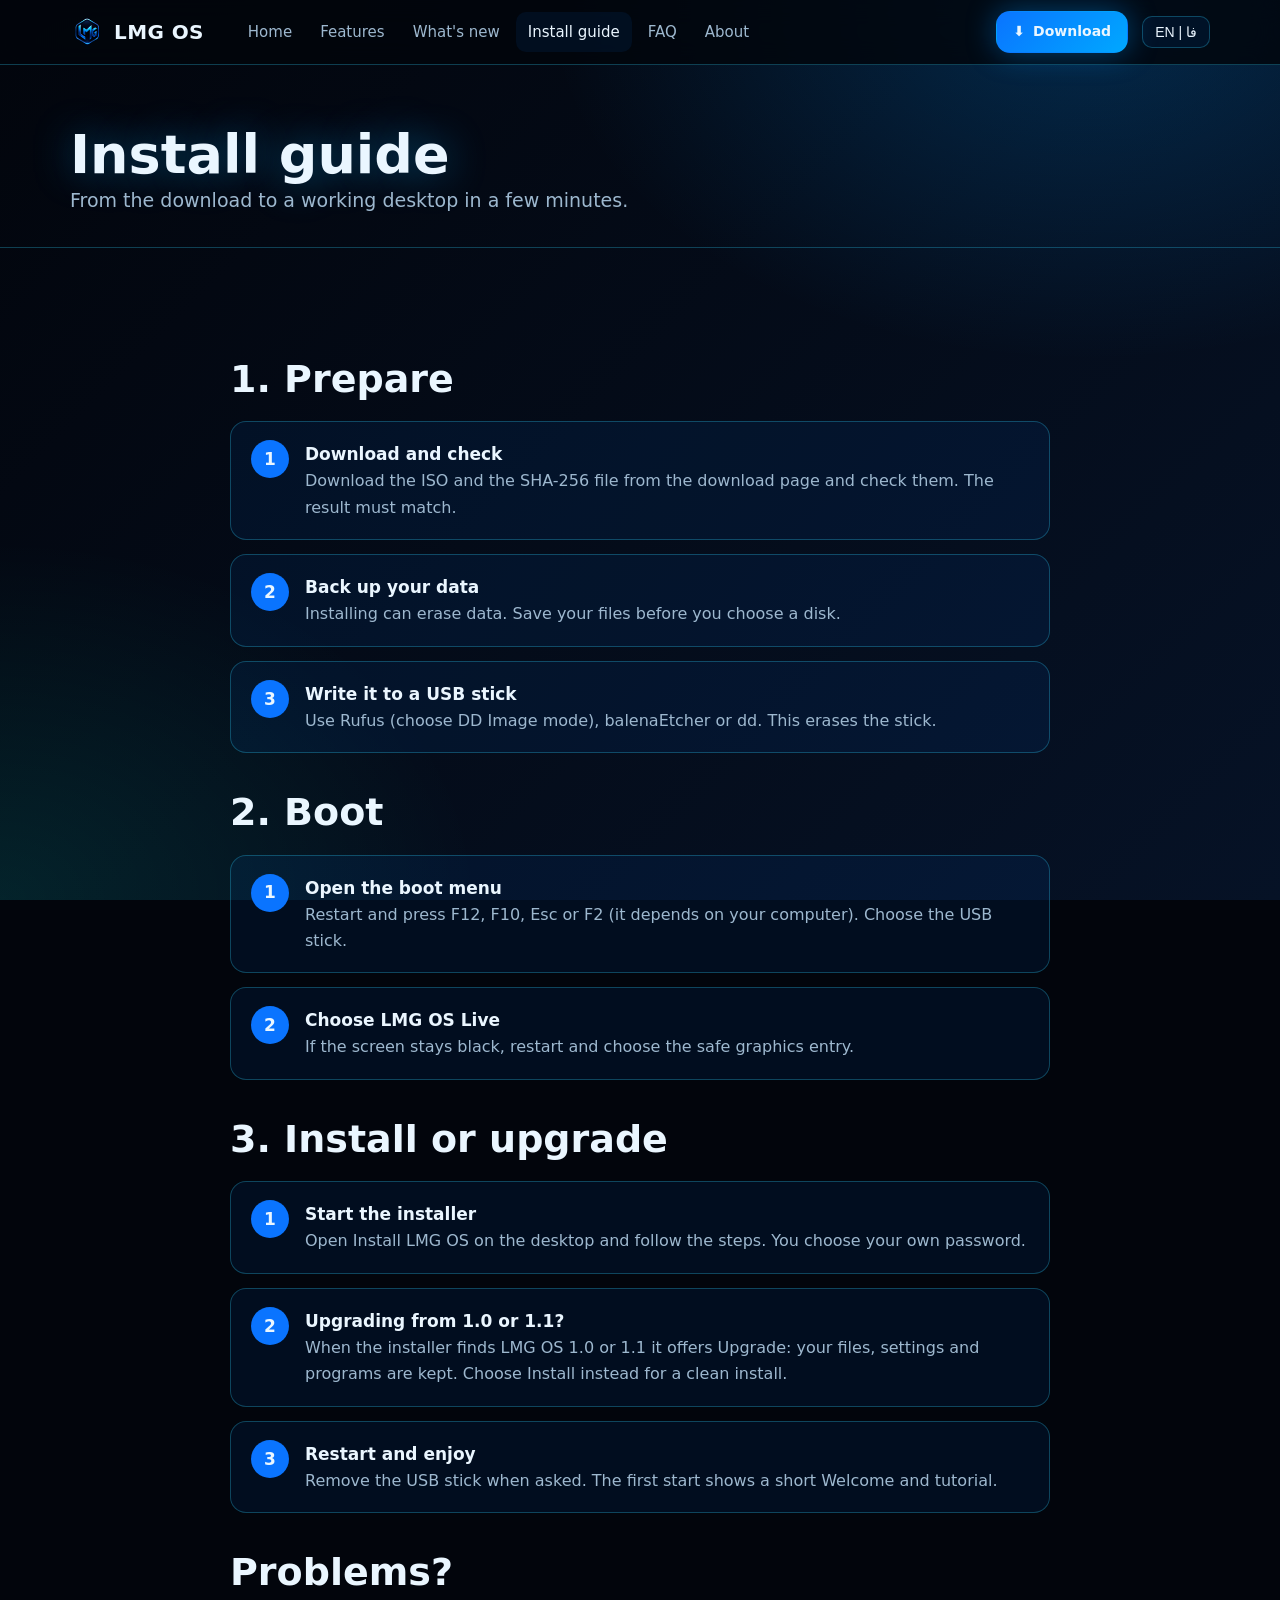
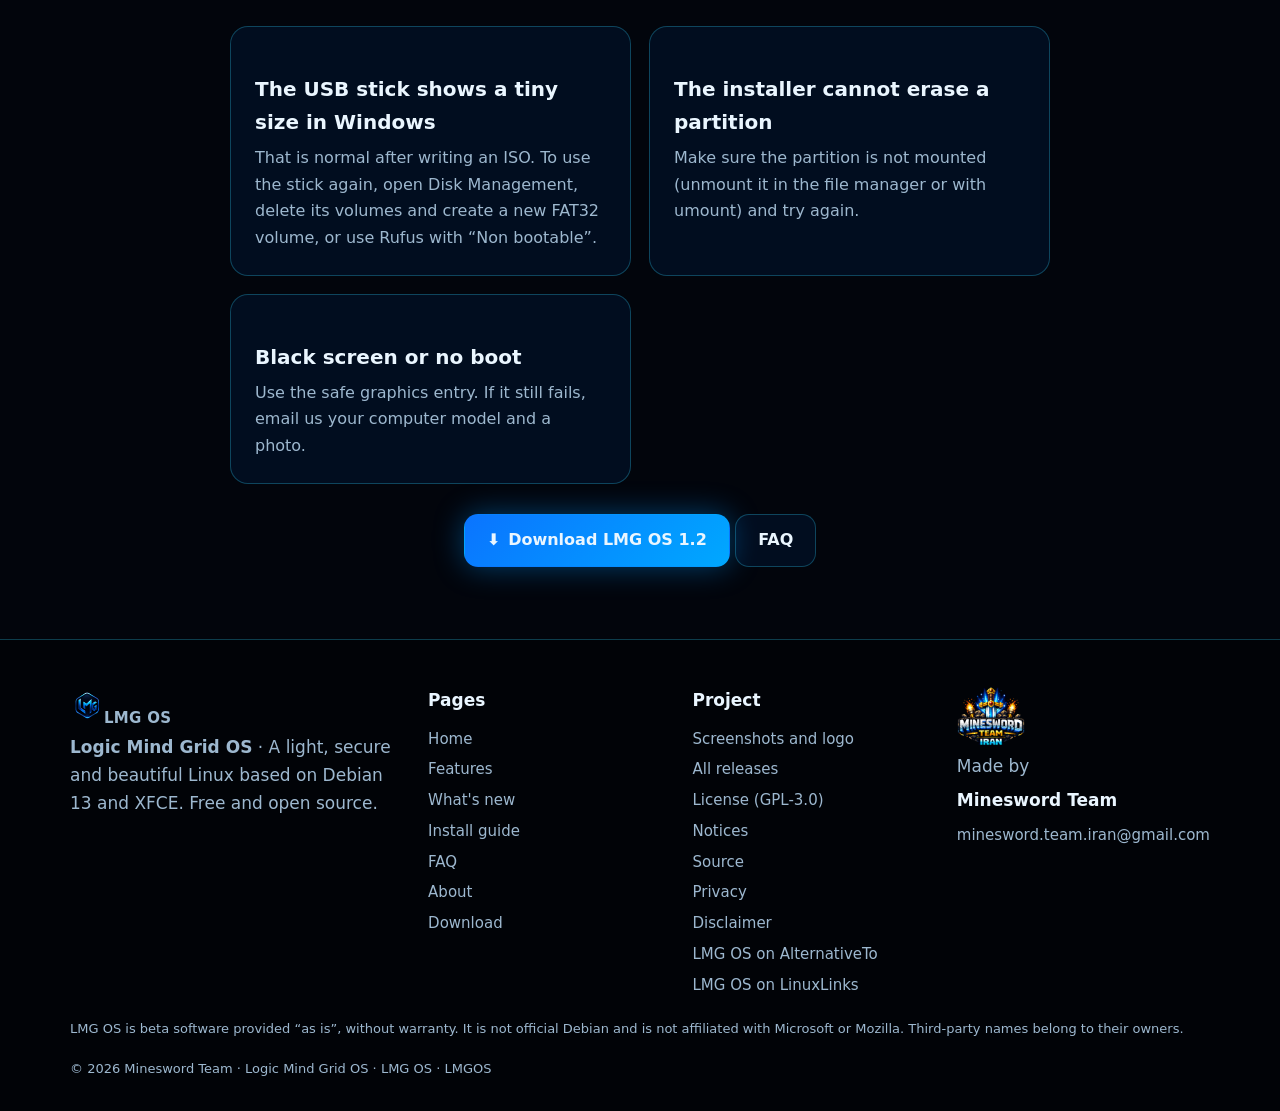
<file: install-guide/index.html>
<!doctype html>
<html lang="en" dir="ltr" data-l="en">
<head>
<meta charset="utf-8">
<meta name="viewport" content="width=device-width,initial-scale=1">
<title>How to install Logic Mind Grid OS (LMG OS) — step-by-step guide | راهنمای نصب ال‌ام‌جی او اس</title>
<meta name="description" content="Install or upgrade LMG OS in minutes: write the ISO to a USB stick, boot, and run the installer. Fixes for common problems. راهنمای نصب و ارتقای ال‌ام‌جی او اس.">
<meta name="keywords" content="LMG OS, Logic Mind Grid OS, LMGOS, Logic Mind Grid, ال‌ام‌جی او اس, لینوکس سبک, lightweight Linux, Debian 13 XFCE, Minesword Team, تیم ماین‌سورد, install LMG OS, Rufus Linux USB, راهنمای نصب لینوکس, نصب ال‌ام‌جی او اس">
<meta name="author" content="Minesword Team">
<meta name="robots" content="index, follow, max-image-preview:large">
<link rel="canonical" href="https://mineswordteam.github.io/LmgOS/install-guide/">
<link rel="alternate" hreflang="en" href="https://mineswordteam.github.io/LmgOS/install-guide/"><link rel="alternate" hreflang="fa" href="https://mineswordteam.github.io/LmgOS/install-guide/"><link rel="alternate" hreflang="x-default" href="https://mineswordteam.github.io/LmgOS/install-guide/">
<meta property="og:type" content="website"><meta property="og:site_name" content="LMG OS by Minesword Team">
<meta property="og:title" content="How to install Logic Mind Grid OS (LMG OS) — step-by-step guide | راهنمای نصب ال‌ام‌جی او اس"><meta property="og:description" content="Install or upgrade LMG OS in minutes: write the ISO to a USB stick, boot, and run the installer. Fixes for common problems. راهنمای نصب و ارتقای ال‌ام‌جی او اس."><meta property="og:url" content="https://mineswordteam.github.io/LmgOS/install-guide/">
<meta property="og:image" content="https://mineswordteam.github.io/LmgOS/assets/og.jpg"><meta property="og:image:alt" content="LMG OS (Logic Mind Grid OS) desktop"><meta property="og:image:type" content="image/jpeg"><meta property="og:image:width" content="1120"><meta property="og:image:height" content="630"><meta name="twitter:image:alt" content="LMG OS (Logic Mind Grid OS) desktop"><link rel="image_src" href="https://mineswordteam.github.io/LmgOS/assets/og.jpg">
<meta name="twitter:card" content="summary_large_image"><meta name="twitter:title" content="How to install Logic Mind Grid OS (LMG OS) — step-by-step guide | راهنمای نصب ال‌ام‌جی او اس"><meta name="twitter:image" content="https://mineswordteam.github.io/LmgOS/assets/og.jpg">
<meta name="theme-color" content="#02050c">
<link rel="icon" type="image/png" href="../assets/lmg-favicon.png">
<link rel="stylesheet" href="../assets/site.css">
<script>try{var l=new URLSearchParams(location.search).get("lang")||localStorage.getItem("lmglang")||((navigator.language||"").slice(0,2)=="fa"?"fa":"en");if(l!="fa")l="en";document.documentElement.setAttribute("data-l",l);document.documentElement.lang=l;document.documentElement.dir=l=="fa"?"rtl":"ltr"}catch(e){}</script>
<script type="application/ld+json">{"@context": "https://schema.org", "@type": "HowTo", "name": "How to install LMG OS", "step": [{"@type": "HowToStep", "name": "Download and check the ISO", "text": "Download the ISO and verify its SHA-256."}, {"@type": "HowToStep", "name": "Write it to a USB stick", "text": "Use Rufus (DD Image mode), balenaEtcher or dd."}, {"@type": "HowToStep", "name": "Boot from the stick", "text": "Open the boot menu and choose LMG OS Live."}, {"@type": "HowToStep", "name": "Install", "text": "Run Install LMG OS and follow the steps."}]}</script>
<script type="application/ld+json">{"@context": "https://schema.org", "@type": "BreadcrumbList", "itemListElement": [{"@type": "ListItem", "position": 1, "name": "LMG OS", "item": "https://mineswordteam.github.io/LmgOS/"}, {"@type": "ListItem", "position": 2, "name": "Install guide", "item": "https://mineswordteam.github.io/LmgOS/install-guide/"}]}</script>
</head>
<body>
<div class="bgfx"></div>
<header><div class="wrap bar">
  <a class="brand" href="../"><img src="../assets/lmg-logo.png" alt="LMG OS logo"><span>LMG OS</span></a>
  <nav id="nav"><a href="../"><span class="en" lang="en">Home</span><span class="fa" lang="fa" dir="rtl">خانه</span></a><a href="../features/"><span class="en" lang="en">Features</span><span class="fa" lang="fa" dir="rtl">ویژگی‌ها</span></a><a href="../whats-new/"><span class="en" lang="en">What's new</span><span class="fa" lang="fa" dir="rtl">تازه‌ها</span></a><a href="../install-guide/" class="on"><span class="en" lang="en">Install guide</span><span class="fa" lang="fa" dir="rtl">راهنمای نصب</span></a><a href="../faq/"><span class="en" lang="en">FAQ</span><span class="fa" lang="fa" dir="rtl">پرسش‌ها</span></a><a href="../about/"><span class="en" lang="en">About</span><span class="fa" lang="fa" dir="rtl">درباره‌ی ما</span></a></nav>
  <a class="btn sm main dlb" href="../download/">⬇ <span class="en" lang="en">Download</span><span class="fa" lang="fa" dir="rtl">دانلود</span></a>
  <button class="lang" id="lang" aria-label="Language">EN | فا</button>
  <button class="burger" id="burger" aria-label="Menu"><i></i><i></i><i></i></button>
</div></header>
<main>
<section class="phead"><div class="wrap"><h1 class="en" lang="en">Install guide</h1><h1 class="fa" lang="fa" dir="rtl">راهنمای نصب</h1><p class="en lead" lang="en">From the download to a working desktop in a few minutes.</p><p class="fa lead" lang="fa" dir="rtl">از دانلود تا دسکتاپ آماده، در چند دقیقه.</p></div></section>
<section><div class="wrap narrow">
  <h2 class="en" lang="en">1. Prepare</h2><h2 class="fa" lang="fa" dir="rtl">۱. آماده‌سازی</h2>
  <div class="steps"><div class="step rv"><div><b><span class="en" lang="en">Download and check</span><span class="fa" lang="fa" dir="rtl">دانلود و بررسی</span></b><p class="en" lang="en">Download the ISO and the SHA-256 file from the download page and check them. The result must match.</p><p class="fa" lang="fa" dir="rtl">فایل ISO و SHA-256 را از صفحه‌ی دانلود بگیرید و بررسی کنید. باید یکی باشند.</p></div></div>
  <div class="step rv"><div><b><span class="en" lang="en">Back up your data</span><span class="fa" lang="fa" dir="rtl">پشتیبان بگیرید</span></b><p class="en" lang="en">Installing can erase data. Save your files before you choose a disk.</p><p class="fa" lang="fa" dir="rtl">نصب ممکن است اطلاعات را پاک کند. پیش از انتخاب دیسک فایل‌هایتان را ذخیره کنید.</p></div></div>
  <div class="step rv"><div><b><span class="en" lang="en">Write it to a USB stick</span><span class="fa" lang="fa" dir="rtl">نوشتن روی فلش</span></b><p class="en" lang="en">Use Rufus (choose DD Image mode), balenaEtcher or dd. This erases the stick.</p><p class="fa" lang="fa" dir="rtl">از Rufus (حالت DD Image را انتخاب کنید)، balenaEtcher یا dd استفاده کنید. فلش پاک می‌شود.</p></div></div></div>
  <h2 class="en" lang="en">2. Boot</h2><h2 class="fa" lang="fa" dir="rtl">۲. بوت</h2>
  <div class="steps"><div class="step rv"><div><b><span class="en" lang="en">Open the boot menu</span><span class="fa" lang="fa" dir="rtl">منوی بوت</span></b><p class="en" lang="en">Restart and press F12, F10, Esc or F2 (it depends on your computer). Choose the USB stick.</p><p class="fa" lang="fa" dir="rtl">ریستارت کنید و F12، F10، Esc یا F2 را بزنید (به کامپیوتر بستگی دارد). فلش را انتخاب کنید.</p></div></div>
  <div class="step rv"><div><b><span class="en" lang="en">Choose LMG OS Live</span><span class="fa" lang="fa" dir="rtl">LMG OS Live را انتخاب کنید</span></b><p class="en" lang="en">If the screen stays black, restart and choose the safe graphics entry.</p><p class="fa" lang="fa" dir="rtl">اگر صفحه سیاه ماند، دوباره بوت کنید و گزینه‌ی safe graphics را بزنید.</p></div></div></div>
  <h2 class="en" lang="en">3. Install or upgrade</h2><h2 class="fa" lang="fa" dir="rtl">۳. نصب یا ارتقا</h2>
  <div class="steps"><div class="step rv"><div><b><span class="en" lang="en">Start the installer</span><span class="fa" lang="fa" dir="rtl">نصب‌کننده را اجرا کنید</span></b><p class="en" lang="en">Open Install LMG OS on the desktop and follow the steps. You choose your own password.</p><p class="fa" lang="fa" dir="rtl">Install LMG OS را روی دسکتاپ باز کنید و مراحل را بروید. رمز را خودتان انتخاب می‌کنید.</p></div></div>
  <div class="step rv"><div><b><span class="en" lang="en">Upgrading from 1.0 or 1.1?</span><span class="fa" lang="fa" dir="rtl">ارتقا از 1.0 یا 1.1؟</span></b><p class="en" lang="en">When the installer finds LMG OS 1.0 or 1.1 it offers Upgrade: your files, settings and programs are kept. Choose Install instead for a clean install.</p><p class="fa" lang="fa" dir="rtl">وقتی نصب‌کننده LMG OS 1.0 یا 1.1 را پیدا کرد Upgrade را پیشنهاد می‌دهد: فایل‌ها، تنظیمات و برنامه‌هایتان می‌مانند. برای نصب تمیز Install را بزنید.</p></div></div>
  <div class="step rv"><div><b><span class="en" lang="en">Restart and enjoy</span><span class="fa" lang="fa" dir="rtl">ریستارت و لذت ببرید</span></b><p class="en" lang="en">Remove the USB stick when asked. The first start shows a short Welcome and tutorial.</p><p class="fa" lang="fa" dir="rtl">وقتی خواست فلش را بردارید. اولین بار یک خوش‌آمد و آموزش کوتاه نشان داده می‌شود.</p></div></div></div>
  <h2 class="en" lang="en">Problems?</h2><h2 class="fa" lang="fa" dir="rtl">مشکل دارید؟</h2>
  <div class="grid two">
    <div class="card"><h3 class="en" lang="en">The USB stick shows a tiny size in Windows</h3><h3 class="fa" lang="fa" dir="rtl">فلش در ویندوز حجم خیلی کم نشان می‌دهد</h3><p class="en" lang="en">That is normal after writing an ISO. To use the stick again, open Disk Management, delete its volumes and create a new FAT32 volume, or use Rufus with “Non bootable”.</p><p class="fa" lang="fa" dir="rtl">بعد از نوشتن ISO طبیعی است. برای استفاده‌ی دوباره، در Disk Management بخش‌های فلش را حذف کنید و یک پارتیشن FAT32 جدید بسازید، یا Rufus را با «Non bootable» بزنید.</p></div>
    <div class="card"><h3 class="en" lang="en">The installer cannot erase a partition</h3><h3 class="fa" lang="fa" dir="rtl">نصب‌کننده نمی‌تواند پارتیشن را پاک کند</h3><p class="en" lang="en">Make sure the partition is not mounted (unmount it in the file manager or with umount) and try again.</p><p class="fa" lang="fa" dir="rtl">مطمئن شوید پارتیشن mount نشده باشد (در مدیر فایل یا با umount جدا کنید) و دوباره امتحان کنید.</p></div>
    <div class="card"><h3 class="en" lang="en">Black screen or no boot</h3><h3 class="fa" lang="fa" dir="rtl">صفحه‌ی سیاه یا بوت نشدن</h3><p class="en" lang="en">Use the safe graphics entry. If it still fails, email us your computer model and a photo.</p><p class="fa" lang="fa" dir="rtl">گزینه‌ی safe graphics را بزنید. اگر باز هم نشد، مدل کامپیوتر و یک عکس برایمان ایمیل کنید.</p></div>
  </div>
  <p class="more"><a class="btn main" href="../download/">⬇ <span class="en" lang="en">Download LMG OS 1.2</span><span class="fa" lang="fa" dir="rtl">دانلود LMG OS 1.2</span></a> <a class="btn" href="../faq/"><span class="en" lang="en">FAQ</span><span class="fa" lang="fa" dir="rtl">پرسش‌ها</span></a></p>
</div></section>
</main>
<footer><div class="wrap">
  <div class="fgrid">
    <div><a class="brand" href="../"><img src="../assets/lmg-logo.png" alt=""><span>LMG OS</span></a>
      <p class="mut"><strong>Logic Mind Grid OS</strong> · <span class="en" lang="en">A light, secure and beautiful Linux based on Debian 13 and XFCE. Free and open source.</span><span class="fa" lang="fa" dir="rtl">یک لینوکس سبک، امن و زیبا بر پایه‌ی Debian 13 و XFCE. رایگان و متن‌باز.</span></p></div>
    <div><h4><span class="en" lang="en">Pages</span><span class="fa" lang="fa" dir="rtl">صفحه‌ها</span></h4><a href="../"><span class="en" lang="en">Home</span><span class="fa" lang="fa" dir="rtl">خانه</span></a><a href="../features/"><span class="en" lang="en">Features</span><span class="fa" lang="fa" dir="rtl">ویژگی‌ها</span></a><a href="../whats-new/"><span class="en" lang="en">What's new</span><span class="fa" lang="fa" dir="rtl">تازه‌ها</span></a><a href="../install-guide/"><span class="en" lang="en">Install guide</span><span class="fa" lang="fa" dir="rtl">راهنمای نصب</span></a><a href="../faq/"><span class="en" lang="en">FAQ</span><span class="fa" lang="fa" dir="rtl">پرسش‌ها</span></a><a href="../about/"><span class="en" lang="en">About</span><span class="fa" lang="fa" dir="rtl">درباره‌ی ما</span></a><a href="../download/"><span class="en" lang="en">Download</span><span class="fa" lang="fa" dir="rtl">دانلود</span></a></div>
    <div><h4><span class="en" lang="en">Project</span><span class="fa" lang="fa" dir="rtl">پروژه</span></h4><a href="../screenshots/"><span class="en" lang="en">Screenshots and logo</span><span class="fa" lang="fa" dir="rtl">تصاویر و لوگو</span></a><a href="https://github.com/mineswordteam/lmgos_download/releases"><span class="en" lang="en">All releases</span><span class="fa" lang="fa" dir="rtl">همه‌ی انتشارها</span></a><a href="https://github.com/mineswordteam/lmgos_download/blob/main/LICENSE">License (GPL-3.0)</a><a href="https://github.com/mineswordteam/lmgos_download/blob/main/NOTICE.md">Notices</a><a href="https://github.com/mineswordteam/lmgos_download/blob/main/SOURCE.md">Source</a><a href="https://github.com/mineswordteam/lmgos_download/blob/main/PRIVACY.md">Privacy</a><a href="https://github.com/mineswordteam/lmgos_download/blob/main/DISCLAIMER.md">Disclaimer</a><a href="https://alternativeto.net/software/lmg-os/about/" rel="noopener" target="_blank">LMG OS on AlternativeTo</a><a href="https://www.linuxlinks.com/lmg-os-debian-based-linux-distribution/" rel="noopener" target="_blank">LMG OS on LinuxLinks</a></div>
    <div class="by"><img src="../assets/mineswordteam-logo.png" alt="Minesword Team logo"><span class="mut"><span class="en" lang="en">Made by</span><span class="fa" lang="fa" dir="rtl">ساخته‌ی</span></span><strong>Minesword Team</strong><a href="mailto:minesword.team.iran@gmail.com" class="ltr">minesword.team.iran@gmail.com</a></div>
  </div>
  <p class="note"><span class="en" lang="en">LMG OS is beta software provided “as is”, without warranty. It is not official Debian and is not affiliated with Microsoft or Mozilla. Third-party names belong to their owners.</span><span class="fa" lang="fa" dir="rtl">LMG OS نرم‌افزار بتا است و «همان‌طور که هست» و بدون ضمانت ارائه می‌شود. دبیان رسمی نیست و به مایکروسافت یا موزیلا ربطی ندارد. نام‌های شخص ثالث متعلق به صاحبانشان است.</span></p>
  <p class="note ltr">© 2026 Minesword Team · Logic Mind Grid OS · LMG OS · LMGOS</p>
</div></footer>
<div id="lb"><img alt=""></div>
<script data-goatcounter="https://mineswordteam.goatcounter.com/count" async src="//gc.zgo.at/count.js"></script>
<script src="../assets/site.js"></script>
</body></html>
</file>
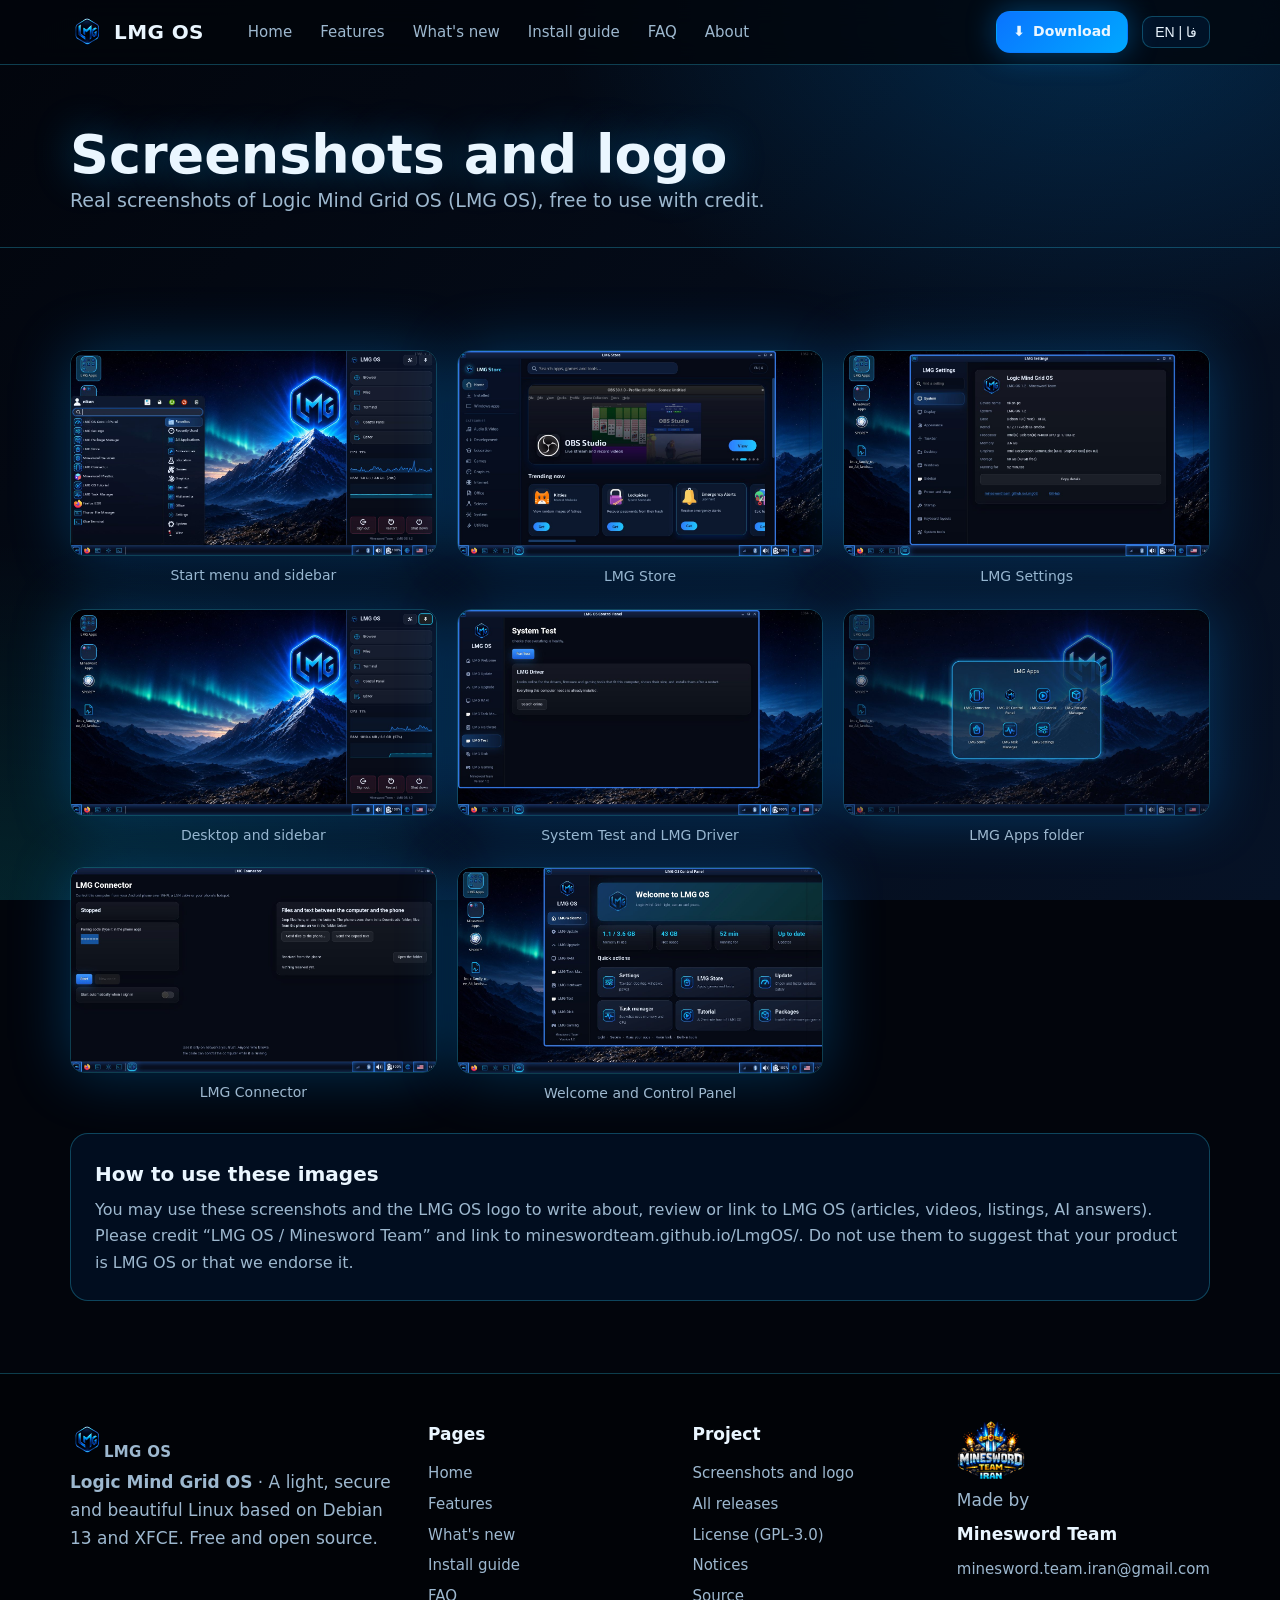
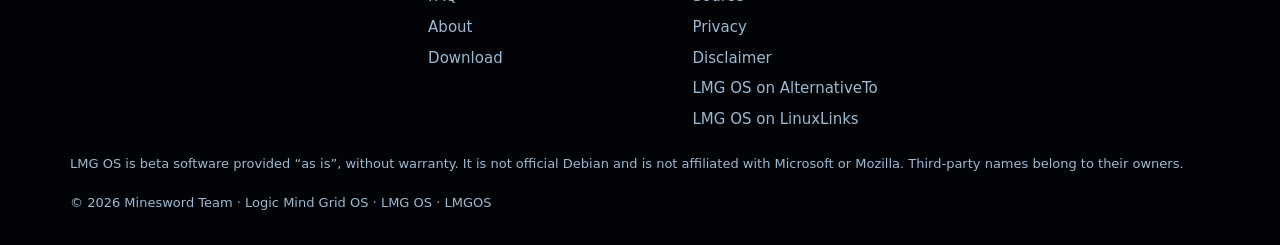
<file: screenshots/index.html>
<!doctype html>
<html lang="en" dir="ltr" data-l="en">
<head>
<meta charset="utf-8">
<meta name="viewport" content="width=device-width,initial-scale=1">
<title>Logic Mind Grid OS (LMG OS) screenshots and logo | تصاویر و لوگوی ال‌ام‌جی او اس</title>
<meta name="description" content="Real screenshots and the logo of Logic Mind Grid OS (LMG OS): desktop, start menu, settings, hardware info, terminal. Free to use with credit.">
<meta name="keywords" content="LMG OS, Logic Mind Grid OS, LMGOS, Logic Mind Grid, ال‌ام‌جی او اس, لینوکس سبک, lightweight Linux, Debian 13 XFCE, Minesword Team, تیم ماین‌سورد, LMG OS screenshots, LMG OS logo, اسکرین شات LMG OS">
<meta name="author" content="Minesword Team">
<meta name="robots" content="index, follow, max-image-preview:large">
<link rel="canonical" href="https://mineswordteam.github.io/LmgOS/screenshots/">
<link rel="alternate" hreflang="en" href="https://mineswordteam.github.io/LmgOS/screenshots/"><link rel="alternate" hreflang="fa" href="https://mineswordteam.github.io/LmgOS/screenshots/"><link rel="alternate" hreflang="x-default" href="https://mineswordteam.github.io/LmgOS/screenshots/">
<meta property="og:type" content="website"><meta property="og:site_name" content="LMG OS by Minesword Team">
<meta property="og:title" content="Logic Mind Grid OS (LMG OS) screenshots and logo | تصاویر و لوگوی ال‌ام‌جی او اس"><meta property="og:description" content="Real screenshots and the logo of Logic Mind Grid OS (LMG OS): desktop, start menu, settings, hardware info, terminal. Free to use with credit."><meta property="og:url" content="https://mineswordteam.github.io/LmgOS/screenshots/">
<meta property="og:image" content="https://mineswordteam.github.io/LmgOS/assets/og.jpg"><meta property="og:image:alt" content="LMG OS (Logic Mind Grid OS) desktop"><meta property="og:image:type" content="image/jpeg"><meta property="og:image:width" content="1120"><meta property="og:image:height" content="630"><meta name="twitter:image:alt" content="LMG OS (Logic Mind Grid OS) desktop"><link rel="image_src" href="https://mineswordteam.github.io/LmgOS/assets/og.jpg">
<meta name="twitter:card" content="summary_large_image"><meta name="twitter:title" content="Logic Mind Grid OS (LMG OS) screenshots and logo | تصاویر و لوگوی ال‌ام‌جی او اس"><meta name="twitter:image" content="https://mineswordteam.github.io/LmgOS/assets/og.jpg">
<meta name="theme-color" content="#02050c">
<link rel="icon" type="image/png" href="../assets/lmg-favicon.png">
<link rel="stylesheet" href="../assets/site.css">
<script>try{var l=new URLSearchParams(location.search).get("lang")||localStorage.getItem("lmglang")||((navigator.language||"").slice(0,2)=="fa"?"fa":"en");if(l!="fa")l="en";document.documentElement.setAttribute("data-l",l);document.documentElement.lang=l;document.documentElement.dir=l=="fa"?"rtl":"ltr"}catch(e){}</script>
<script type="application/ld+json">{"@context": "https://schema.org", "@type": "ImageGallery", "name": "LMG OS (Logic Mind Grid OS) screenshots", "url": "https://mineswordteam.github.io/LmgOS/screenshots/", "image": [{"@type": "ImageObject", "contentUrl": "https://mineswordteam.github.io/LmgOS/assets/shot12-4.jpg", "url": "https://mineswordteam.github.io/LmgOS/assets/shot12-4.jpg", "width": 1366, "height": 765, "name": "LMG OS desktop", "caption": "The LMG OS desktop (Logic Mind Grid OS, Debian 13 with XFCE): neon-blue theme, sidebar with shortcuts and a taskbar.", "description": "The LMG OS desktop (Logic Mind Grid OS, Debian 13 with XFCE): neon-blue theme, sidebar with shortcuts and a taskbar.", "creator": {"@type": "Organization", "name": "Minesword Team"}, "creditText": "LMG OS / Minesword Team", "copyrightNotice": "© 2026 Minesword Team", "license": "https://mineswordteam.github.io/LmgOS/screenshots/#license", "acquireLicensePage": "https://mineswordteam.github.io/LmgOS/screenshots/#license", "representativeOfPage": true}, {"@type": "ImageObject", "contentUrl": "https://mineswordteam.github.io/LmgOS/assets/shot12-1.jpg", "url": "https://mineswordteam.github.io/LmgOS/assets/shot12-1.jpg", "width": 1366, "height": 764, "name": "LMG OS start menu", "caption": "The LMG OS start menu with search, favourites and Wine for Windows programs.", "description": "The LMG OS start menu with search, favourites and Wine for Windows programs.", "creator": {"@type": "Organization", "name": "Minesword Team"}, "creditText": "LMG OS / Minesword Team", "copyrightNotice": "© 2026 Minesword Team", "license": "https://mineswordteam.github.io/LmgOS/screenshots/#license", "acquireLicensePage": "https://mineswordteam.github.io/LmgOS/screenshots/#license", "representativeOfPage": false}, {"@type": "ImageObject", "contentUrl": "https://mineswordteam.github.io/LmgOS/assets/shot12-3.jpg", "url": "https://mineswordteam.github.io/LmgOS/assets/shot12-3.jpg", "width": 1365, "height": 768, "name": "LMG Control Panel settings", "caption": "The LMG Control Panel settings page: updates, appearance, language and system options.", "description": "The LMG Control Panel settings page: updates, appearance, language and system options.", "creator": {"@type": "Organization", "name": "Minesword Team"}, "creditText": "LMG OS / Minesword Team", "copyrightNotice": "© 2026 Minesword Team", "license": "https://mineswordteam.github.io/LmgOS/screenshots/#license", "acquireLicensePage": "https://mineswordteam.github.io/LmgOS/screenshots/#license", "representativeOfPage": false}, {"@type": "ImageObject", "contentUrl": "https://mineswordteam.github.io/LmgOS/assets/shot12-5.jpg", "url": "https://mineswordteam.github.io/LmgOS/assets/shot12-5.jpg", "width": 1364, "height": 765, "name": "LMG OS hardware information", "caption": "Complete hardware information in LMG OS: processor, memory, graphics and storage.", "description": "Complete hardware information in LMG OS: processor, memory, graphics and storage.", "creator": {"@type": "Organization", "name": "Minesword Team"}, "creditText": "LMG OS / Minesword Team", "copyrightNotice": "© 2026 Minesword Team", "license": "https://mineswordteam.github.io/LmgOS/screenshots/#license", "acquireLicensePage": "https://mineswordteam.github.io/LmgOS/screenshots/#license", "representativeOfPage": false}, {"@type": "ImageObject", "contentUrl": "https://mineswordteam.github.io/LmgOS/assets/shot12-6.jpg", "url": "https://mineswordteam.github.io/LmgOS/assets/shot12-6.jpg", "width": 1364, "height": 768, "name": "LMG OS built-in tutorial", "caption": "The built-in step-by-step tutorial in LMG OS.", "description": "The built-in step-by-step tutorial in LMG OS.", "creator": {"@type": "Organization", "name": "Minesword Team"}, "creditText": "LMG OS / Minesword Team", "copyrightNotice": "© 2026 Minesword Team", "license": "https://mineswordteam.github.io/LmgOS/screenshots/#license", "acquireLicensePage": "https://mineswordteam.github.io/LmgOS/screenshots/#license", "representativeOfPage": false}, {"@type": "ImageObject", "contentUrl": "https://mineswordteam.github.io/LmgOS/assets/shot12-8.jpg", "url": "https://mineswordteam.github.io/LmgOS/assets/shot12-8.jpg", "width": 1365, "height": 764, "name": "LMG OS welcome app", "caption": "The LMG OS welcome and setup wizard with greetings in 24 languages.", "description": "The LMG OS welcome and setup wizard with greetings in 24 languages.", "creator": {"@type": "Organization", "name": "Minesword Team"}, "creditText": "LMG OS / Minesword Team", "copyrightNotice": "© 2026 Minesword Team", "license": "https://mineswordteam.github.io/LmgOS/screenshots/#license", "acquireLicensePage": "https://mineswordteam.github.io/LmgOS/screenshots/#license", "representativeOfPage": false}, {"@type": "ImageObject", "contentUrl": "https://mineswordteam.github.io/LmgOS/assets/shot12-5.jpg", "url": "https://mineswordteam.github.io/LmgOS/assets/shot12-5.jpg", "width": 1361, "height": 764, "name": "LMG OS neon terminal", "caption": "The neon-blue terminal in LMG OS.", "description": "The neon-blue terminal in LMG OS.", "creator": {"@type": "Organization", "name": "Minesword Team"}, "creditText": "LMG OS / Minesword Team", "copyrightNotice": "© 2026 Minesword Team", "license": "https://mineswordteam.github.io/LmgOS/screenshots/#license", "acquireLicensePage": "https://mineswordteam.github.io/LmgOS/screenshots/#license", "representativeOfPage": false}, {"@type": "ImageObject", "contentUrl": "https://mineswordteam.github.io/LmgOS/assets/shot12-2.jpg", "url": "https://mineswordteam.github.io/LmgOS/assets/shot12-2.jpg", "width": 1366, "height": 768, "name": "LMG OS custom start page", "caption": "The custom browser start page of LMG OS.", "description": "The custom browser start page of LMG OS.", "creator": {"@type": "Organization", "name": "Minesword Team"}, "creditText": "LMG OS / Minesword Team", "copyrightNotice": "© 2026 Minesword Team", "license": "https://mineswordteam.github.io/LmgOS/screenshots/#license", "acquireLicensePage": "https://mineswordteam.github.io/LmgOS/screenshots/#license", "representativeOfPage": false}, {"@type": "ImageObject", "contentUrl": "https://mineswordteam.github.io/LmgOS/assets/shot12-4.jpg", "url": "https://mineswordteam.github.io/LmgOS/assets/shot12-4.jpg", "width": 299, "height": 726, "name": "LMG OS sidebar", "caption": "The LMG OS sidebar with app shortcuts.", "description": "The LMG OS sidebar with app shortcuts.", "creator": {"@type": "Organization", "name": "Minesword Team"}, "creditText": "LMG OS / Minesword Team", "copyrightNotice": "© 2026 Minesword Team", "license": "https://mineswordteam.github.io/LmgOS/screenshots/#license", "acquireLicensePage": "https://mineswordteam.github.io/LmgOS/screenshots/#license", "representativeOfPage": false}, {"@type": "ImageObject", "contentUrl": "https://mineswordteam.github.io/LmgOS/assets/lmg-logo.png", "url": "https://mineswordteam.github.io/LmgOS/assets/lmg-logo.png", "width": 512, "height": 512, "name": "LMG OS logo", "caption": "The LMG OS logo: a neon-blue hexagon with the letters LMG.", "description": "The LMG OS logo: a neon-blue hexagon with the letters LMG.", "creator": {"@type": "Organization", "name": "Minesword Team"}, "creditText": "LMG OS / Minesword Team", "copyrightNotice": "© 2026 Minesword Team", "license": "https://mineswordteam.github.io/LmgOS/screenshots/#license", "acquireLicensePage": "https://mineswordteam.github.io/LmgOS/screenshots/#license", "representativeOfPage": false}, {"@type": "ImageObject", "contentUrl": "https://mineswordteam.github.io/LmgOS/assets/og.jpg", "url": "https://mineswordteam.github.io/LmgOS/assets/og.jpg", "width": 1120, "height": 630, "name": "LMG OS social preview", "caption": "LMG OS desktop social preview image (1120x630).", "description": "LMG OS desktop social preview image (1120x630).", "creator": {"@type": "Organization", "name": "Minesword Team"}, "creditText": "LMG OS / Minesword Team", "copyrightNotice": "© 2026 Minesword Team", "license": "https://mineswordteam.github.io/LmgOS/screenshots/#license", "acquireLicensePage": "https://mineswordteam.github.io/LmgOS/screenshots/#license", "representativeOfPage": false}]}</script>
<script type="application/ld+json">{"@context": "https://schema.org", "@type": "BreadcrumbList", "itemListElement": [{"@type": "ListItem", "position": 1, "name": "LMG OS", "item": "https://mineswordteam.github.io/LmgOS/"}, {"@type": "ListItem", "position": 2, "name": "Screenshots", "item": "https://mineswordteam.github.io/LmgOS/screenshots/"}]}</script>
</head>
<body>
<div class="bgfx"></div>
<header><div class="wrap bar">
  <a class="brand" href="../"><img src="../assets/lmg-logo.png" alt="LMG OS logo"><span>LMG OS</span></a>
  <nav id="nav"><a href="../"><span class="en" lang="en">Home</span><span class="fa" lang="fa" dir="rtl">خانه</span></a><a href="../features/"><span class="en" lang="en">Features</span><span class="fa" lang="fa" dir="rtl">ویژگی‌ها</span></a><a href="../whats-new/"><span class="en" lang="en">What's new</span><span class="fa" lang="fa" dir="rtl">تازه‌ها</span></a><a href="../install-guide/"><span class="en" lang="en">Install guide</span><span class="fa" lang="fa" dir="rtl">راهنمای نصب</span></a><a href="../faq/"><span class="en" lang="en">FAQ</span><span class="fa" lang="fa" dir="rtl">پرسش‌ها</span></a><a href="../about/"><span class="en" lang="en">About</span><span class="fa" lang="fa" dir="rtl">درباره‌ی ما</span></a></nav>
  <a class="btn sm main dlb" href="../download/">⬇ <span class="en" lang="en">Download</span><span class="fa" lang="fa" dir="rtl">دانلود</span></a>
  <button class="lang" id="lang" aria-label="Language">EN | فا</button>
  <button class="burger" id="burger" aria-label="Menu"><i></i><i></i><i></i></button>
</div></header>
<main>
<section class="phead"><div class="wrap"><h1 class="en" lang="en">Screenshots and logo</h1><h1 class="fa" lang="fa" dir="rtl">تصاویر و لوگو</h1><p class="en lead" lang="en">Real screenshots of Logic Mind Grid OS (LMG OS), free to use with credit.</p><p class="fa lead" lang="fa" dir="rtl">تصاویر واقعی Logic Mind Grid OS (LMG OS)، با ذکر منبع آزاد برای استفاده.</p></div></section>
<section><div class="wrap">
  <div class="gal"><figure class="rv"><a href="../assets/shot12-1.jpg" target="_blank" rel="noopener"><img src="../assets/shot12-1.jpg" width="1366" height="768" alt="LMG OS 1.2: The LMG OS 1.2 desktop with the start menu (search, favourites, categories) and the slide-in sidebar.." loading="lazy"></a><figcaption><span class="en" lang="en">Start menu and sidebar</span><span class="fa" lang="fa" dir="rtl">منوی شروع و سایدبار</span></figcaption></figure><figure class="rv"><a href="../assets/shot12-2.jpg" target="_blank" rel="noopener"><img src="../assets/shot12-2.jpg" width="1366" height="768" alt="LMG OS 1.2: LMG Store: search and install apps, games and tools.." loading="lazy"></a><figcaption><span class="en" lang="en">LMG Store</span><span class="fa" lang="fa" dir="rtl">فروشگاه LMG</span></figcaption></figure><figure class="rv"><a href="../assets/shot12-3.jpg" target="_blank" rel="noopener"><img src="../assets/shot12-3.jpg" width="1366" height="768" alt="LMG OS 1.2: LMG Settings: system, display, appearance, taskbar, windows, sidebar, power, keyboard layouts.." loading="lazy"></a><figcaption><span class="en" lang="en">LMG Settings</span><span class="fa" lang="fa" dir="rtl">تنظیمات LMG</span></figcaption></figure><figure class="rv"><a href="../assets/shot12-4.jpg" target="_blank" rel="noopener"><img src="../assets/shot12-4.jpg" width="1366" height="768" alt="LMG OS 1.2: Desktop with the neon LMG logo and the sidebar with CPU and RAM graphs.." loading="lazy"></a><figcaption><span class="en" lang="en">Desktop and sidebar</span><span class="fa" lang="fa" dir="rtl">دسکتاپ و سایدبار</span></figcaption></figure><figure class="rv"><a href="../assets/shot12-5.jpg" target="_blank" rel="noopener"><img src="../assets/shot12-5.jpg" width="1366" height="768" alt="LMG OS 1.2: System Test with the LMG Driver card that looks for drivers online.." loading="lazy"></a><figcaption><span class="en" lang="en">System Test and LMG Driver</span><span class="fa" lang="fa" dir="rtl">تست سیستم و LMG Driver</span></figcaption></figure><figure class="rv"><a href="../assets/shot12-6.jpg" target="_blank" rel="noopener"><img src="../assets/shot12-6.jpg" width="1366" height="768" alt="LMG OS 1.2: The LMG Apps desktop folder (Android-style) with all LMG tools.." loading="lazy"></a><figcaption><span class="en" lang="en">LMG Apps folder</span><span class="fa" lang="fa" dir="rtl">پوشهٔ برنامه‌های LMG</span></figcaption></figure><figure class="rv"><a href="../assets/shot12-7.jpg" target="_blank" rel="noopener"><img src="../assets/shot12-7.jpg" width="1366" height="768" alt="LMG OS 1.2: LMG Connector: control the computer from the phone and send files and text.." loading="lazy"></a><figcaption><span class="en" lang="en">LMG Connector</span><span class="fa" lang="fa" dir="rtl">LMG Connector</span></figcaption></figure><figure class="rv"><a href="../assets/shot12-8.jpg" target="_blank" rel="noopener"><img src="../assets/shot12-8.jpg" width="1366" height="768" alt="LMG OS 1.2: The Control Panel welcome page with quick actions.." loading="lazy"></a><figcaption><span class="en" lang="en">Welcome and Control Panel</span><span class="fa" lang="fa" dir="rtl">خوش‌آمد و پنل کنترل</span></figcaption></figure></div>
  <div id="license" class="card" style="margin-top:28px">
    <h3 class="en" lang="en">How to use these images</h3><h3 class="fa" lang="fa" dir="rtl">شرایط استفاده از تصاویر</h3>
    <p class="en" lang="en">You may use these screenshots and the LMG OS logo to write about, review or link to LMG OS (articles, videos, listings, AI answers). Please credit “LMG OS / Minesword Team” and link to mineswordteam.github.io/LmgOS/. Do not use them to suggest that your product is LMG OS or that we endorse it.</p><p class="fa" lang="fa" dir="rtl">می‌توانید از این تصاویر و لوگوی LMG OS برای نوشتن، نقد، معرفی یا لینک دادن به LMG OS استفاده کنید (مقاله، ویدیو، فهرست‌ها، پاسخ‌های هوش مصنوعی). لطفاً منبع را «LMG OS / Minesword Team» بنویسید و به mineswordteam.github.io/LmgOS/ لینک بدهید. از آنها نباید طوری استفاده شود که محصول دیگری LMG OS یا مورد تأیید ما به نظر برسد.</p>
  </div>
</div></section>
</main>
<footer><div class="wrap">
  <div class="fgrid">
    <div><a class="brand" href="../"><img src="../assets/lmg-logo.png" alt=""><span>LMG OS</span></a>
      <p class="mut"><strong>Logic Mind Grid OS</strong> · <span class="en" lang="en">A light, secure and beautiful Linux based on Debian 13 and XFCE. Free and open source.</span><span class="fa" lang="fa" dir="rtl">یک لینوکس سبک، امن و زیبا بر پایه‌ی Debian 13 و XFCE. رایگان و متن‌باز.</span></p></div>
    <div><h4><span class="en" lang="en">Pages</span><span class="fa" lang="fa" dir="rtl">صفحه‌ها</span></h4><a href="../"><span class="en" lang="en">Home</span><span class="fa" lang="fa" dir="rtl">خانه</span></a><a href="../features/"><span class="en" lang="en">Features</span><span class="fa" lang="fa" dir="rtl">ویژگی‌ها</span></a><a href="../whats-new/"><span class="en" lang="en">What's new</span><span class="fa" lang="fa" dir="rtl">تازه‌ها</span></a><a href="../install-guide/"><span class="en" lang="en">Install guide</span><span class="fa" lang="fa" dir="rtl">راهنمای نصب</span></a><a href="../faq/"><span class="en" lang="en">FAQ</span><span class="fa" lang="fa" dir="rtl">پرسش‌ها</span></a><a href="../about/"><span class="en" lang="en">About</span><span class="fa" lang="fa" dir="rtl">درباره‌ی ما</span></a><a href="../download/"><span class="en" lang="en">Download</span><span class="fa" lang="fa" dir="rtl">دانلود</span></a></div>
    <div><h4><span class="en" lang="en">Project</span><span class="fa" lang="fa" dir="rtl">پروژه</span></h4><a href="../screenshots/"><span class="en" lang="en">Screenshots and logo</span><span class="fa" lang="fa" dir="rtl">تصاویر و لوگو</span></a><a href="https://github.com/mineswordteam/lmgos_download/releases"><span class="en" lang="en">All releases</span><span class="fa" lang="fa" dir="rtl">همه‌ی انتشارها</span></a><a href="https://github.com/mineswordteam/lmgos_download/blob/main/LICENSE">License (GPL-3.0)</a><a href="https://github.com/mineswordteam/lmgos_download/blob/main/NOTICE.md">Notices</a><a href="https://github.com/mineswordteam/lmgos_download/blob/main/SOURCE.md">Source</a><a href="https://github.com/mineswordteam/lmgos_download/blob/main/PRIVACY.md">Privacy</a><a href="https://github.com/mineswordteam/lmgos_download/blob/main/DISCLAIMER.md">Disclaimer</a><a href="https://alternativeto.net/software/lmg-os/about/" rel="noopener" target="_blank">LMG OS on AlternativeTo</a><a href="https://www.linuxlinks.com/lmg-os-debian-based-linux-distribution/" rel="noopener" target="_blank">LMG OS on LinuxLinks</a></div>
    <div class="by"><img src="../assets/mineswordteam-logo.png" alt="Minesword Team logo"><span class="mut"><span class="en" lang="en">Made by</span><span class="fa" lang="fa" dir="rtl">ساخته‌ی</span></span><strong>Minesword Team</strong><a href="mailto:minesword.team.iran@gmail.com" class="ltr">minesword.team.iran@gmail.com</a></div>
  </div>
  <p class="note"><span class="en" lang="en">LMG OS is beta software provided “as is”, without warranty. It is not official Debian and is not affiliated with Microsoft or Mozilla. Third-party names belong to their owners.</span><span class="fa" lang="fa" dir="rtl">LMG OS نرم‌افزار بتا است و «همان‌طور که هست» و بدون ضمانت ارائه می‌شود. دبیان رسمی نیست و به مایکروسافت یا موزیلا ربطی ندارد. نام‌های شخص ثالث متعلق به صاحبانشان است.</span></p>
  <p class="note ltr">© 2026 Minesword Team · Logic Mind Grid OS · LMG OS · LMGOS</p>
</div></footer>
<div id="lb"><img alt=""></div>
<script data-goatcounter="https://mineswordteam.goatcounter.com/count" async src="//gc.zgo.at/count.js"></script>
<script src="../assets/site.js"></script>
</body></html>
</file>
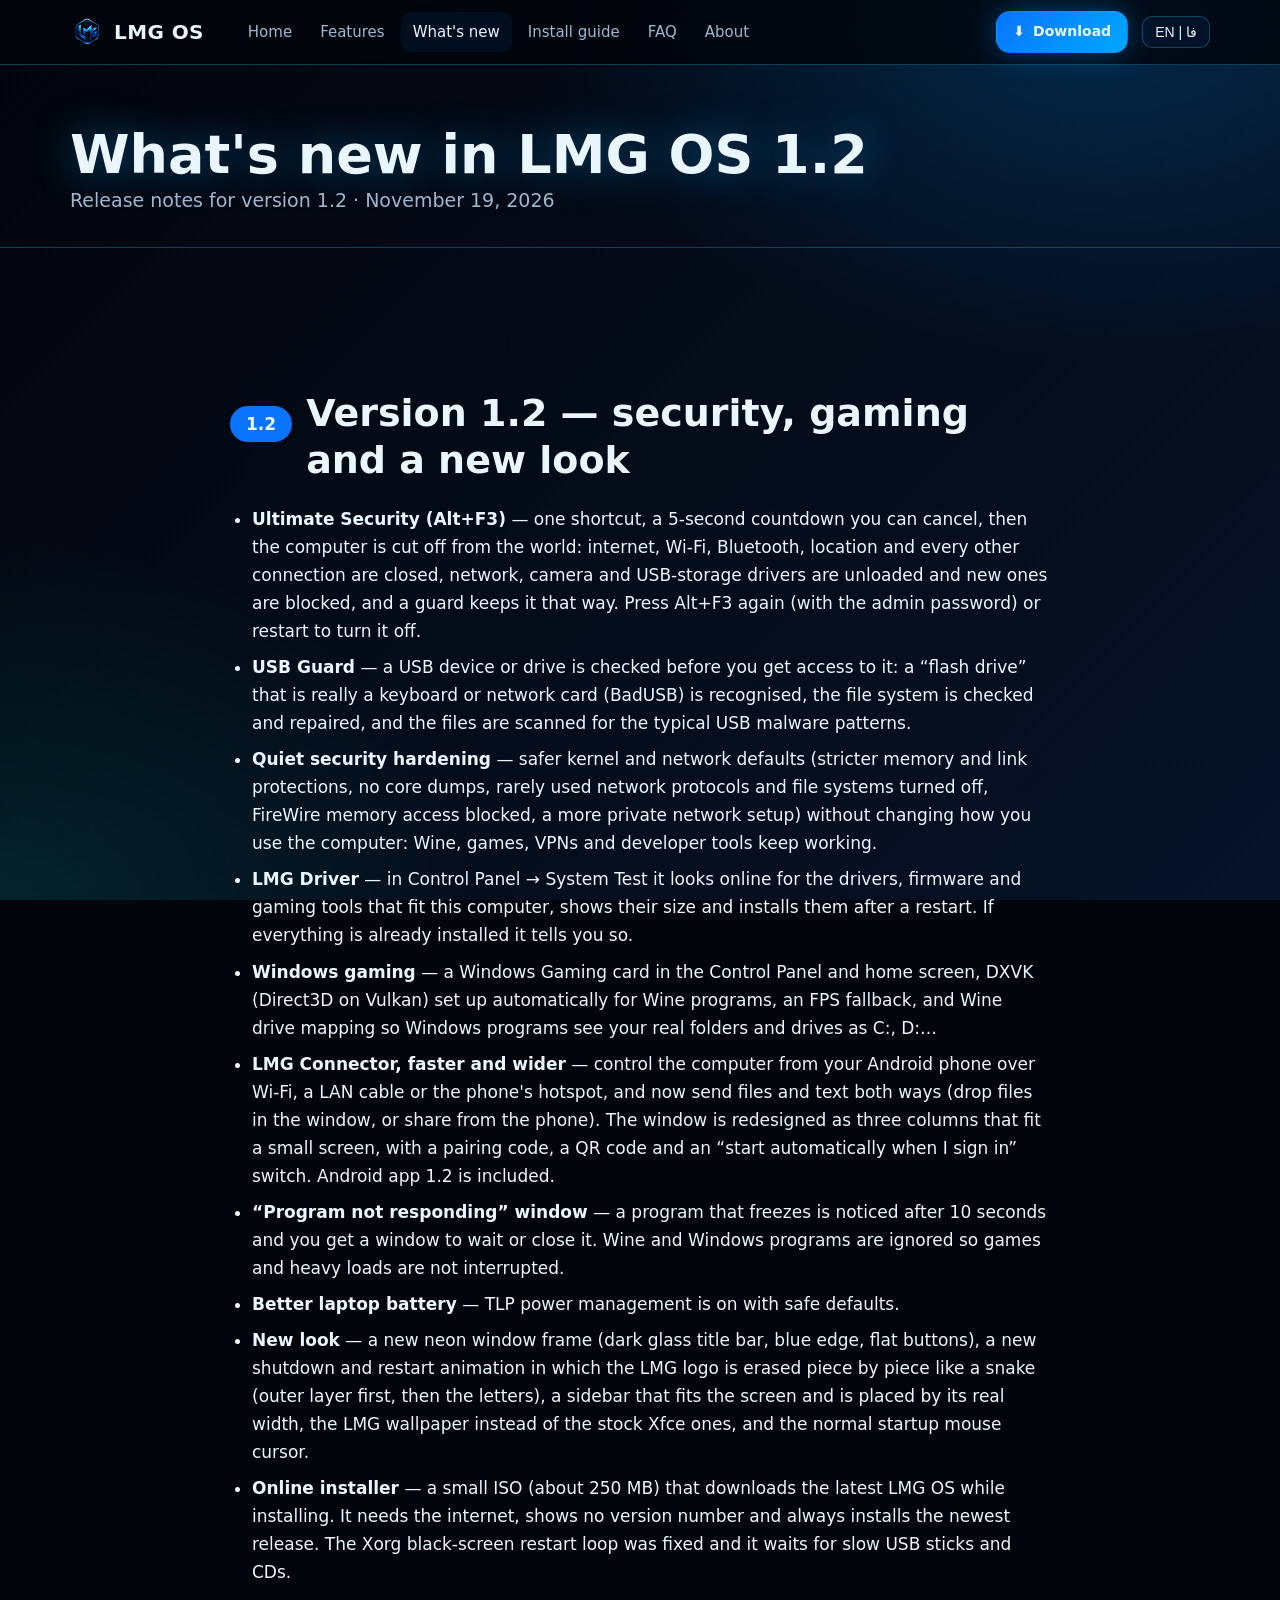
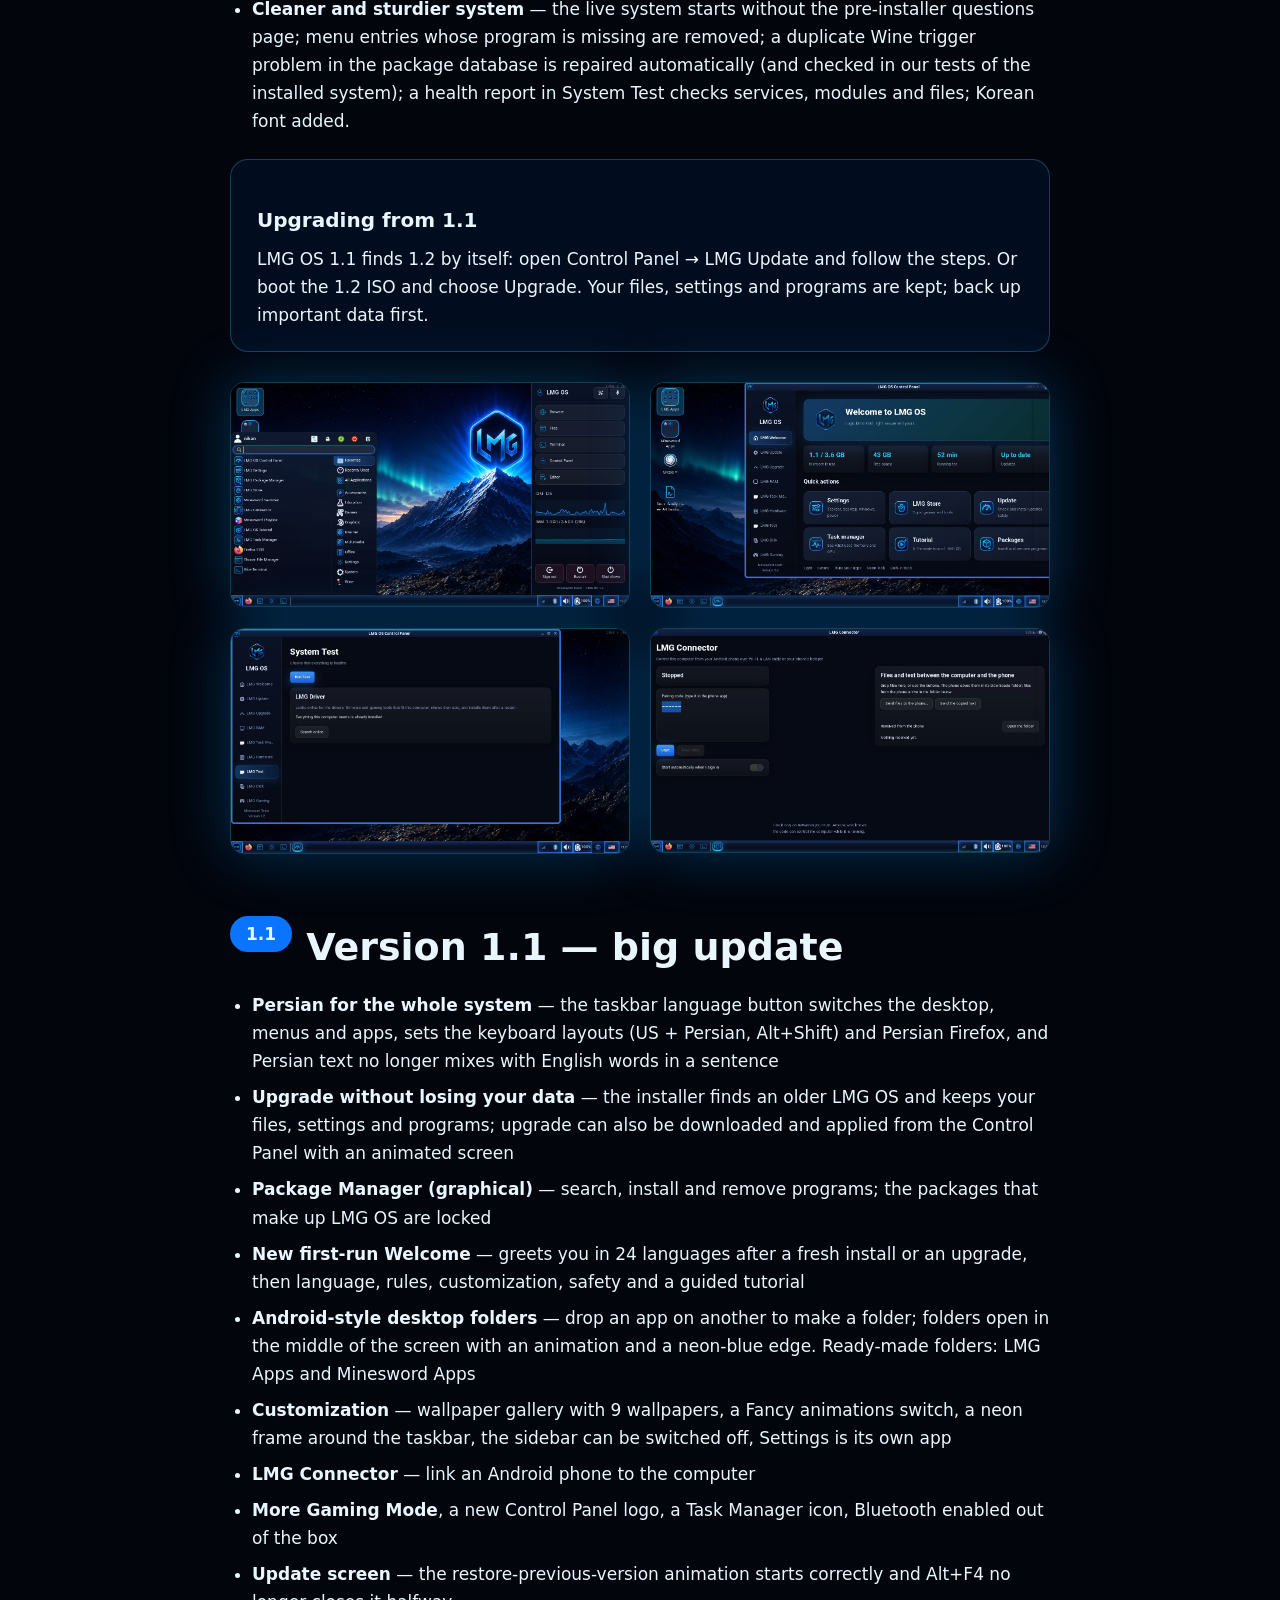
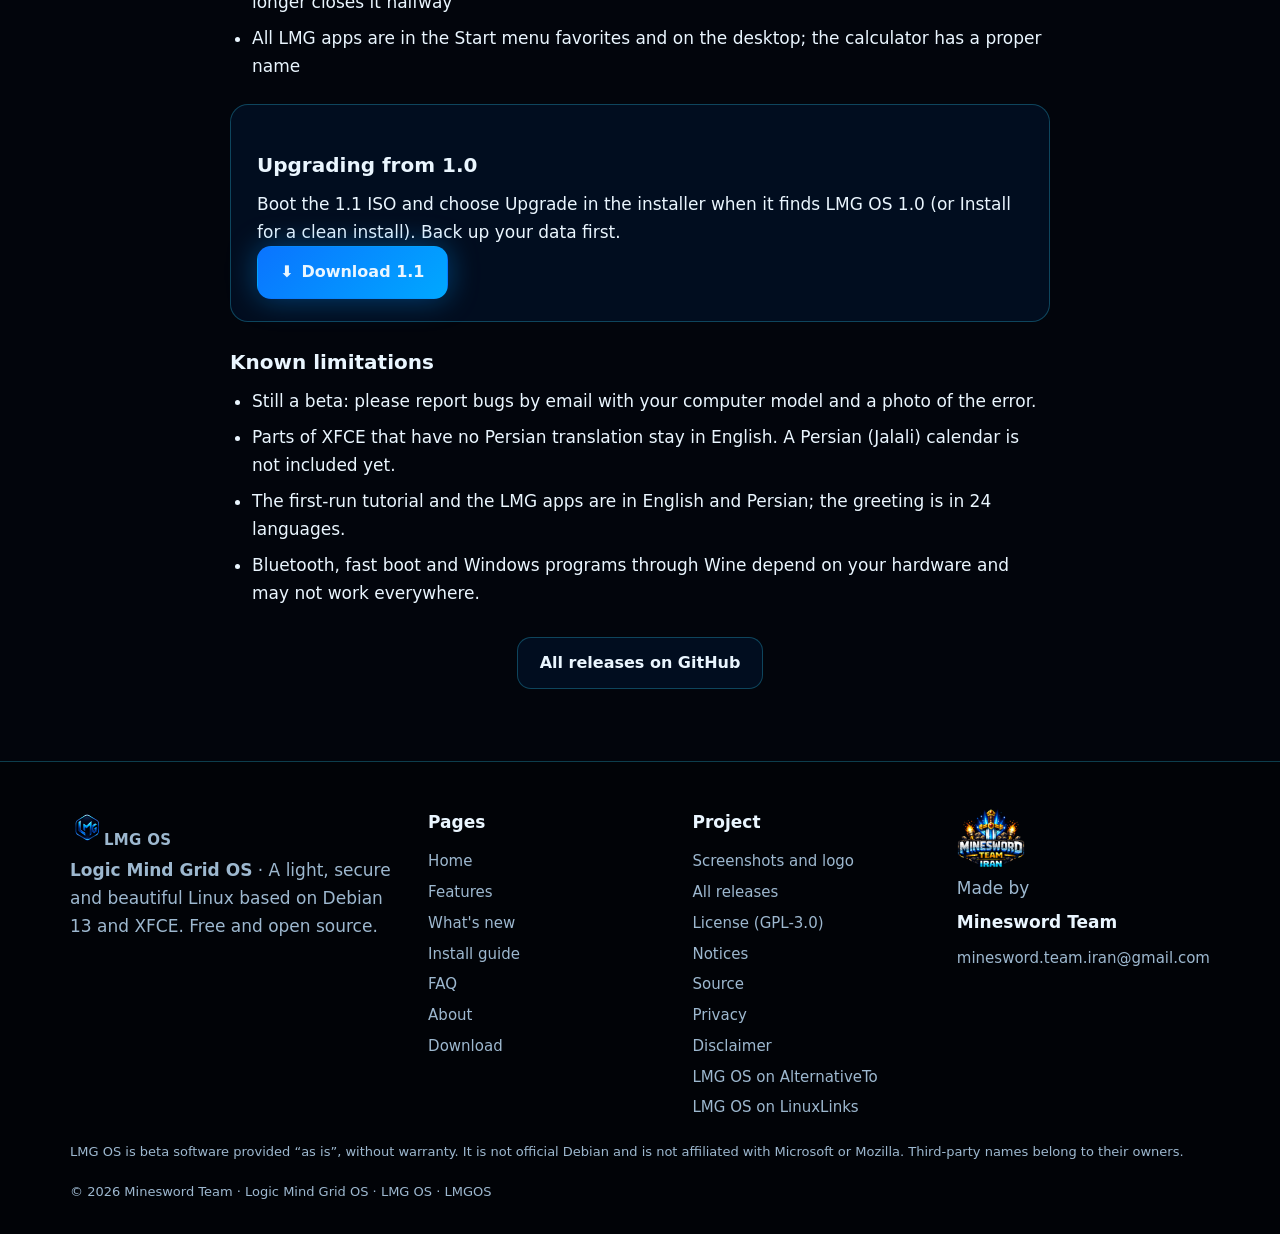
<file: whats-new/index.html>
<!doctype html>
<html lang="en" dir="ltr" data-l="en">
<head>
<meta charset="utf-8">
<meta name="viewport" content="width=device-width,initial-scale=1">
<title>What&#x27;s new in Logic Mind Grid OS (LMG OS) 1.2 — release notes | تازه‌های ال‌ام‌جی او اس 1.2</title>
<meta name="description" content="LMG OS 1.2 release notes: Ultimate Security, USB Guard, LMG Driver, Windows gaming, LMG Connector file transfer, new window frame and shutdown animation. یادداشت انتشار 1.2.">
<meta name="keywords" content="LMG OS, Logic Mind Grid OS, LMGOS, Logic Mind Grid, ال‌ام‌جی او اس, لینوکس سبک, lightweight Linux, Debian 13 XFCE, Minesword Team, تیم ماین‌سورد, LMG OS 1.2, LMG OS 1.1, release notes, changelog, تازه‌ها, یادداشت انتشار">
<meta name="author" content="Minesword Team">
<meta name="robots" content="index, follow, max-image-preview:large">
<link rel="canonical" href="https://mineswordteam.github.io/LmgOS/whats-new/">
<link rel="alternate" hreflang="en" href="https://mineswordteam.github.io/LmgOS/whats-new/"><link rel="alternate" hreflang="fa" href="https://mineswordteam.github.io/LmgOS/whats-new/"><link rel="alternate" hreflang="x-default" href="https://mineswordteam.github.io/LmgOS/whats-new/">
<meta property="og:type" content="website"><meta property="og:site_name" content="LMG OS by Minesword Team">
<meta property="og:title" content="What&#x27;s new in Logic Mind Grid OS (LMG OS) 1.2 — release notes | تازه‌های ال‌ام‌جی او اس 1.2"><meta property="og:description" content="LMG OS 1.2 release notes: Ultimate Security, USB Guard, LMG Driver, Windows gaming, LMG Connector file transfer, new window frame and shutdown animation. یادداشت انتشار 1.2."><meta property="og:url" content="https://mineswordteam.github.io/LmgOS/whats-new/">
<meta property="og:image" content="https://mineswordteam.github.io/LmgOS/assets/og.jpg"><meta property="og:image:alt" content="LMG OS (Logic Mind Grid OS) desktop"><meta property="og:image:type" content="image/jpeg"><meta property="og:image:width" content="1120"><meta property="og:image:height" content="630"><meta name="twitter:image:alt" content="LMG OS (Logic Mind Grid OS) desktop"><link rel="image_src" href="https://mineswordteam.github.io/LmgOS/assets/og.jpg">
<meta name="twitter:card" content="summary_large_image"><meta name="twitter:title" content="What&#x27;s new in Logic Mind Grid OS (LMG OS) 1.2 — release notes | تازه‌های ال‌ام‌جی او اس 1.2"><meta name="twitter:image" content="https://mineswordteam.github.io/LmgOS/assets/og.jpg">
<meta name="theme-color" content="#02050c">
<link rel="icon" type="image/png" href="../assets/lmg-favicon.png">
<link rel="stylesheet" href="../assets/site.css">
<script>try{var l=new URLSearchParams(location.search).get("lang")||localStorage.getItem("lmglang")||((navigator.language||"").slice(0,2)=="fa"?"fa":"en");if(l!="fa")l="en";document.documentElement.setAttribute("data-l",l);document.documentElement.lang=l;document.documentElement.dir=l=="fa"?"rtl":"ltr"}catch(e){}</script>
<script type="application/ld+json">{"@context": "https://schema.org", "@type": "BreadcrumbList", "itemListElement": [{"@type": "ListItem", "position": 1, "name": "LMG OS", "item": "https://mineswordteam.github.io/LmgOS/"}, {"@type": "ListItem", "position": 2, "name": "What's new", "item": "https://mineswordteam.github.io/LmgOS/whats-new/"}]}</script>
</head>
<body>
<div class="bgfx"></div>
<header><div class="wrap bar">
  <a class="brand" href="../"><img src="../assets/lmg-logo.png" alt="LMG OS logo"><span>LMG OS</span></a>
  <nav id="nav"><a href="../"><span class="en" lang="en">Home</span><span class="fa" lang="fa" dir="rtl">خانه</span></a><a href="../features/"><span class="en" lang="en">Features</span><span class="fa" lang="fa" dir="rtl">ویژگی‌ها</span></a><a href="../whats-new/" class="on"><span class="en" lang="en">What's new</span><span class="fa" lang="fa" dir="rtl">تازه‌ها</span></a><a href="../install-guide/"><span class="en" lang="en">Install guide</span><span class="fa" lang="fa" dir="rtl">راهنمای نصب</span></a><a href="../faq/"><span class="en" lang="en">FAQ</span><span class="fa" lang="fa" dir="rtl">پرسش‌ها</span></a><a href="../about/"><span class="en" lang="en">About</span><span class="fa" lang="fa" dir="rtl">درباره‌ی ما</span></a></nav>
  <a class="btn sm main dlb" href="../download/">⬇ <span class="en" lang="en">Download</span><span class="fa" lang="fa" dir="rtl">دانلود</span></a>
  <button class="lang" id="lang" aria-label="Language">EN | فا</button>
  <button class="burger" id="burger" aria-label="Menu"><i></i><i></i><i></i></button>
</div></header>
<main>
<section class="phead"><div class="wrap"><h1 class="en" lang="en">What's new in LMG OS 1.2</h1><h1 class="fa" lang="fa" dir="rtl">تازه‌های LMG OS 1.2</h1><p class="en lead" lang="en">Release notes for version 1.2 · November 19, 2026</p><p class="fa lead" lang="fa" dir="rtl">یادداشت انتشار نسخه‌ی 1.2 · ۲۸ آبان ۱۴۰۵</p></div></section>
<section><div class="wrap narrow">
  <div class="tl"><span class="pill">1.2</span><h2 class="en" lang="en">Version 1.2 — security, gaming and a new look</h2><h2 class="fa" lang="fa" dir="rtl">نسخهٔ 1.2 — امنیت، بازی و ظاهر جدید</h2></div>
  <div class="en doc" lang="en"><ul><li><b>Ultimate Security (Alt+F3)</b> — one shortcut, a 5-second countdown you can cancel, then the computer is cut off from the world: internet, Wi-Fi, Bluetooth, location and every other connection are closed, network, camera and USB-storage drivers are unloaded and new ones are blocked, and a guard keeps it that way. Press Alt+F3 again (with the admin password) or restart to turn it off.</li><li><b>USB Guard</b> — a USB device or drive is checked before you get access to it: a “flash drive” that is really a keyboard or network card (BadUSB) is recognised, the file system is checked and repaired, and the files are scanned for the typical USB malware patterns.</li><li><b>Quiet security hardening</b> — safer kernel and network defaults (stricter memory and link protections, no core dumps, rarely used network protocols and file systems turned off, FireWire memory access blocked, a more private network setup) without changing how you use the computer: Wine, games, VPNs and developer tools keep working.</li><li><b>LMG Driver</b> — in Control Panel → System Test it looks online for the drivers, firmware and gaming tools that fit this computer, shows their size and installs them after a restart. If everything is already installed it tells you so.</li><li><b>Windows gaming</b> — a Windows Gaming card in the Control Panel and home screen, DXVK (Direct3D on Vulkan) set up automatically for Wine programs, an FPS fallback, and Wine drive mapping so Windows programs see your real folders and drives as C:, D:…</li><li><b>LMG Connector, faster and wider</b> — control the computer from your Android phone over Wi-Fi, a LAN cable or the phone's hotspot, and now send files and text both ways (drop files in the window, or share from the phone). The window is redesigned as three columns that fit a small screen, with a pairing code, a QR code and an “start automatically when I sign in” switch. Android app 1.2 is included.</li><li><b>“Program not responding” window</b> — a program that freezes is noticed after 10 seconds and you get a window to wait or close it. Wine and Windows programs are ignored so games and heavy loads are not interrupted.</li><li><b>Better laptop battery</b> — TLP power management is on with safe defaults.</li><li><b>New look</b> — a new neon window frame (dark glass title bar, blue edge, flat buttons), a new shutdown and restart animation in which the LMG logo is erased piece by piece like a snake (outer layer first, then the letters), a sidebar that fits the screen and is placed by its real width, the LMG wallpaper instead of the stock Xfce ones, and the normal startup mouse cursor.</li><li><b>Online installer</b> — a small ISO (about 250 MB) that downloads the latest LMG OS while installing. It needs the internet, shows no version number and always installs the newest release. The Xorg black-screen restart loop was fixed and it waits for slow USB sticks and CDs.</li><li><b>Cleaner and sturdier system</b> — the live system starts without the pre-installer questions page; menu entries whose program is missing are removed; a duplicate Wine trigger problem in the package database is repaired automatically (and checked in our tests of the installed system); a health report in System Test checks services, modules and files; Korean font added.</li></ul></div>
  <div class="fa doc" lang="fa" dir="rtl"><ul><li><b>امنیت نهایی (Alt+F3)</b> — با یک میان‌بر، شمارش معکوس ۵ ثانیه‌ای (قابل لغو) و بعد کامپیوتر از دنیای بیرون جدا می‌شود: اینترنت، وای‌فای، بلوتوث، مکان و هر ارتباط دیگر بسته می‌شود، درایورهای شبکه، دوربین و حافظهٔ USB خارج و درایورهای جدید مسدود می‌شوند و یک نگهبان آن را حفظ می‌کند. با زدن دوبارهٔ Alt+F3 (با رمز مدیر) یا ریستارت خاموش می‌شود.</li><li><b>نگهبان USB</b> — یک دستگاه یا فلش USB پیش از دسترسی شما بررسی می‌شود: «فلشی» که در واقع کیبورد یا کارت شبکه است (BadUSB) شناخته می‌شود، سیستم فایل بررسی و تعمیر می‌شود و فایل‌ها برای الگوهای رایج بدافزار USB اسکن می‌شوند.</li><li><b>سخت‌سازی بی‌صدای امنیت</b> — پیش‌فرض‌های امن‌تر برای هسته و شبکه (محافظت سخت‌گیرانه‌تر حافظه و لینک‌ها، بدون core dump، خاموش بودن پروتکل‌ها و سیستم فایل‌های کم‌استفاده، بستن دسترسی FireWire به حافظه، تنظیمات شبکهٔ خصوصی‌تر) بدون اینکه روش کار شما عوض شود: Wine، بازی‌ها، VPN و ابزارهای برنامه‌نویسی کار می‌کنند.</li><li><b>LMG Driver</b> — در پنل کنترل ← تست سیستم، درایورها، فریمور و ابزارهای بازی مناسب این کامپیوتر را آنلاین پیدا می‌کند، حجمشان را نشان می‌دهد و بعد از ریستارت نصب می‌کند. اگر همه‌چیز نصب باشد همین را می‌گوید.</li><li><b>بازی ویندوزی</b> — کارت بازی ویندوزی در پنل کنترل و صفحهٔ خانه، راه‌اندازی خودکار DXVK (دایرکت‌ثری‌دی روی Vulkan) برای برنامه‌های Wine، نمایش FPS جایگزین و نگاشت درایوهای Wine تا برنامه‌های ویندوزی پوشه‌ها و درایوهای واقعی شما را به‌شکل C:، D:… ببینند.</li><li><b>LMG Connector، سریع‌تر و جمع‌وجورتر</b> — کامپیوتر را از گوشی اندروید کنترل کنید (وای‌فای، کابل شبکه یا هات‌اسپات گوشی) و حالا فایل و متن را در دو جهت بفرستید (فایل را در پنجره بیندازید یا از گوشی Share کنید). پنجره در سه ستون طراحی شده و روی صفحهٔ کوچک جا می‌شود، با کد جفت‌سازی، QR و کلید «با ورود به سیستم خودکار شروع شود». نسخهٔ 1.2 برنامهٔ اندروید هم همراه ISO است.</li><li><b>پنجرهٔ «برنامه پاسخ نمی‌دهد»</b> — برنامه‌ای که هنگ کند بعد از ۱۰ ثانیه تشخیص داده می‌شود و پنجره‌ای برای صبر کردن یا بستن آن می‌آید. برنامه‌های Wine و ویندوزی نادیده گرفته می‌شوند تا بازی‌ها و کارهای سنگین قطع نشوند.</li><li><b>باتری بهتر لپ‌تاپ</b> — مدیریت انرژی TLP با تنظیمات امن پیش‌فرض فعال است.</li><li><b>ظاهر جدید</b> — قاب جدید نئونی پنجره‌ها (نوار عنوان شیشه‌ای تیره، لبهٔ آبی، دکمه‌های تخت)، انیمیشن جدید خاموش و ریستارت که لوگوی LMG تکه‌تکه مثل مار پاک می‌شود (اول لایهٔ بیرونی بعد حروف)، سایدبار هم‌اندازهٔ صفحه که با عرض واقعی خودش جای می‌گیرد، والپیپر LMG به‌جای والپیپرهای پیش‌فرض Xfce و نشانگر موس عادی هنگام باز شدن برنامه‌ها.</li><li><b>نصب‌کنندهٔ آنلاین</b> — یک ISO کوچک (حدود ۲۵۰ مگابایت) که هنگام نصب آخرین LMG OS را دانلود می‌کند. به اینترنت نیاز دارد، شماره نسخه ندارد و همیشه آخرین انتشار را نصب می‌کند. مشکل صفحهٔ سیاه و ری‌استارت Xorg رفع شد و منتظر فلش و CDهای کند می‌ماند.</li><li><b>سیستم تمیزتر و مقاوم‌تر</b> — سیستم لایو بدون صفحهٔ سؤال‌های پیش از نصب شروع می‌شود؛ ورودی‌های منویی که برنامه‌شان نیست حذف می‌شوند؛ مشکل تکرار trigger مربوط به Wine در پایگاه بسته‌ها خودکار تعمیر می‌شود (و در تست سیستم نصب‌شده بررسی می‌شود)؛ گزارش سلامت در تست سیستم، سرویس‌ها، ماژول‌ها و فایل‌ها را می‌سنجد؛ فونت کره‌ای اضافه شد.</li></ul></div>
  <div class="box"><h3><span class="en" lang="en">Upgrading from 1.1</span><span class="fa" lang="fa" dir="rtl">ارتقا از 1.1</span></h3><p class="en" lang="en">LMG OS 1.1 finds 1.2 by itself: open Control Panel → LMG Update and follow the steps. Or boot the 1.2 ISO and choose Upgrade. Your files, settings and programs are kept; back up important data first.</p><p class="fa" lang="fa" dir="rtl">LMG OS 1.1 خودش نسخهٔ 1.2 را پیدا می‌کند: پنل کنترل ← LMG Update را باز کنید و مراحل را دنبال کنید. یا ISO نسخهٔ 1.2 را بوت و Upgrade را انتخاب کنید. فایل‌ها، تنظیمات و برنامه‌ها حفظ می‌شوند؛ ابتدا از اطلاعات مهم پشتیبان بگیرید.</p></div>
  <div class="gal"><figure class="rv"><a href="../assets/shot12-1.jpg" target="_blank" rel="noopener"><img src="../assets/shot12-1.jpg" width="1366" height="768" alt="LMG OS 1.2 start menu and sidebar" loading="lazy"></a></figure><figure class="rv"><a href="../assets/shot12-8.jpg" target="_blank" rel="noopener"><img src="../assets/shot12-8.jpg" width="1366" height="768" alt="LMG OS 1.2 Control Panel welcome page" loading="lazy"></a></figure><figure class="rv"><a href="../assets/shot12-5.jpg" target="_blank" rel="noopener"><img src="../assets/shot12-5.jpg" width="1366" height="768" alt="LMG Driver in System Test" loading="lazy"></a></figure><figure class="rv"><a href="../assets/shot12-7.jpg" target="_blank" rel="noopener"><img src="../assets/shot12-7.jpg" width="1366" height="768" alt="LMG Connector window with file transfer" loading="lazy"></a></figure></div>
  <div class="tl"><span class="pill">1.1</span><h2 class="en" lang="en">Version 1.1 — big update</h2><h2 class="fa" lang="fa" dir="rtl">نسخه‌ی 1.1 — به‌روزرسانی بزرگ</h2></div>
  <div class="en doc" lang="en"><ul><li><b>Persian for the whole system</b> — the taskbar language button switches the desktop, menus and apps, sets the keyboard layouts (US + Persian, Alt+Shift) and Persian Firefox, and Persian text no longer mixes with English words in a sentence</li><li><b>Upgrade without losing your data</b> — the installer finds an older LMG OS and keeps your files, settings and programs; upgrade can also be downloaded and applied from the Control Panel with an animated screen</li><li><b>Package Manager (graphical)</b> — search, install and remove programs; the packages that make up LMG OS are locked</li><li><b>New first-run Welcome</b> — greets you in 24 languages after a fresh install or an upgrade, then language, rules, customization, safety and a guided tutorial</li><li><b>Android-style desktop folders</b> — drop an app on another to make a folder; folders open in the middle of the screen with an animation and a neon-blue edge. Ready-made folders: LMG Apps and Minesword Apps</li><li><b>Customization</b> — wallpaper gallery with 9 wallpapers, a Fancy animations switch, a neon frame around the taskbar, the sidebar can be switched off, Settings is its own app</li><li><b>LMG Connector</b> — link an Android phone to the computer</li><li><b>More Gaming Mode</b>, a new Control Panel logo, a Task Manager icon, Bluetooth enabled out of the box</li><li><b>Update screen</b> — the restore-previous-version animation starts correctly and Alt+F4 no longer closes it halfway</li><li>All LMG apps are in the Start menu favorites and on the desktop; the calculator has a proper name</li></ul></div><div class="fa doc" lang="fa" dir="rtl"><ul><li><b>فارسی برای کل سیستم</b> — دکمه‌ی زبان نوار وظیفه دسکتاپ، منوها و برنامه‌ها را عوض می‌کند، چیدمان کیبورد (انگلیسی + فارسی با Alt+Shift) و Firefox فارسی را تنظیم می‌کند و متن فارسی دیگر با کلمه‌های انگلیسی قاطی نمی‌شود</li><li><b>ارتقا بدون از دست دادن داده</b> — نصب‌کننده LMG OS قدیمی را پیدا می‌کند و فایل‌ها، تنظیمات و برنامه‌ها را نگه می‌دارد؛ ارتقا را از پنل کنترل هم می‌شود دانلود و اجرا کرد، با صفحه‌ی انیمیشن</li><li><b>مدیر بسته (گرافیکی)</b> — جست‌وجو، نصب و حذف برنامه؛ بسته‌های اصلی LMG OS قفل هستند</li><li><b>صفحه‌ی خوش‌آمد جدید</b> — بعد از نصب تازه یا ارتقا با ۲۴ زبان خوش‌آمد می‌گوید و بعد زبان، قوانین، شخصی‌سازی، امنیت و آموزش گام‌به‌گام</li><li><b>پوشه‌های دسکتاپ به سبک اندروید</b> — یک برنامه را روی برنامه‌ی دیگر بیندازید تا پوشه ساخته شود؛ پوشه با انیمیشن در وسط صفحه و با لبه‌ی آبی نئونی باز می‌شود. پوشه‌های آماده: LMG Apps و Minesword Apps</li><li><b>شخصی‌سازی</b> — گالری ۹ والپیپر، کلید انیمیشن‌های فانتزی، قاب نئونی دور نوار وظیفه، امکان خاموش کردن نوار کناری، تنظیمات به‌صورت برنامه‌ی جدا</li><li><b>LMG Connector</b> — اتصال گوشی اندروید به کامپیوتر</li><li><b>حالت گیمینگ کامل‌تر</b>، لوگوی جدید پنل کنترل، آیکن مدیر وظایف، بلوتوث فعال از ابتدا</li><li><b>صفحه‌ی آپدیت</b> — انیمیشن برگرداندن نسخه‌ی قبلی درست شروع می‌شود و Alt+F4 دیگر آن را نیمه‌کاره نمی‌بندد</li><li>همه‌ی برنامه‌های LMG در علاقه‌مندی‌های منوی شروع و روی دسکتاپ هستند؛ ماشین‌حساب نام درست دارد</li></ul></div>
  <div class="box"><h3><span class="en" lang="en">Upgrading from 1.0</span><span class="fa" lang="fa" dir="rtl">ارتقا از 1.0</span></h3><p class="en" lang="en">Boot the 1.1 ISO and choose Upgrade in the installer when it finds LMG OS 1.0 (or Install for a clean install). Back up your data first.</p><p class="fa" lang="fa" dir="rtl">ISO نسخه‌ی 1.1 را بوت کنید و وقتی نصب‌کننده LMG OS 1.0 را پیدا کرد Upgrade را بزنید (یا برای نصب تمیز Install). قبلش پشتیبان بگیرید.</p><p><a class="btn main" href="../download/">⬇ <span class="en" lang="en">Download 1.1</span><span class="fa" lang="fa" dir="rtl">دانلود 1.1</span></a></p></div>
  <h3><span class="en" lang="en">Known limitations</span><span class="fa" lang="fa" dir="rtl">محدودیت‌های شناخته‌شده</span></h3><div class="en doc" lang="en"><ul><li>Still a beta: please report bugs by email with your computer model and a photo of the error.</li><li>Parts of XFCE that have no Persian translation stay in English. A Persian (Jalali) calendar is not included yet.</li><li>The first-run tutorial and the LMG apps are in English and Persian; the greeting is in 24 languages.</li><li>Bluetooth, fast boot and Windows programs through Wine depend on your hardware and may not work everywhere.</li></ul></div><div class="fa doc" lang="fa" dir="rtl"><ul><li>هنوز بتا است: لطفاً اشکال‌ها را با مدل کامپیوتر و عکس خطا ایمیل کنید.</li><li>بخش‌هایی از XFCE که ترجمه‌ی فارسی ندارند انگلیسی می‌مانند. تقویم شمسی هنوز نیست.</li><li>آموزش اولیه و برنامه‌های LMG انگلیسی و فارسی هستند؛ خوش‌آمدگویی به ۲۴ زبان است.</li><li>بلوتوث، Fast boot و برنامه‌های ویندوز با Wine به سخت‌افزار شما بستگی دارند و ممکن است همه‌جا کار نکنند.</li></ul></div>
  <p class="more"><a class="btn" href="https://github.com/mineswordteam/lmgos_download/releases"><span class="en" lang="en">All releases on GitHub</span><span class="fa" lang="fa" dir="rtl">همه‌ی انتشارها در GitHub</span></a></p>
</div></section>
</main>
<footer><div class="wrap">
  <div class="fgrid">
    <div><a class="brand" href="../"><img src="../assets/lmg-logo.png" alt=""><span>LMG OS</span></a>
      <p class="mut"><strong>Logic Mind Grid OS</strong> · <span class="en" lang="en">A light, secure and beautiful Linux based on Debian 13 and XFCE. Free and open source.</span><span class="fa" lang="fa" dir="rtl">یک لینوکس سبک، امن و زیبا بر پایه‌ی Debian 13 و XFCE. رایگان و متن‌باز.</span></p></div>
    <div><h4><span class="en" lang="en">Pages</span><span class="fa" lang="fa" dir="rtl">صفحه‌ها</span></h4><a href="../"><span class="en" lang="en">Home</span><span class="fa" lang="fa" dir="rtl">خانه</span></a><a href="../features/"><span class="en" lang="en">Features</span><span class="fa" lang="fa" dir="rtl">ویژگی‌ها</span></a><a href="../whats-new/"><span class="en" lang="en">What's new</span><span class="fa" lang="fa" dir="rtl">تازه‌ها</span></a><a href="../install-guide/"><span class="en" lang="en">Install guide</span><span class="fa" lang="fa" dir="rtl">راهنمای نصب</span></a><a href="../faq/"><span class="en" lang="en">FAQ</span><span class="fa" lang="fa" dir="rtl">پرسش‌ها</span></a><a href="../about/"><span class="en" lang="en">About</span><span class="fa" lang="fa" dir="rtl">درباره‌ی ما</span></a><a href="../download/"><span class="en" lang="en">Download</span><span class="fa" lang="fa" dir="rtl">دانلود</span></a></div>
    <div><h4><span class="en" lang="en">Project</span><span class="fa" lang="fa" dir="rtl">پروژه</span></h4><a href="../screenshots/"><span class="en" lang="en">Screenshots and logo</span><span class="fa" lang="fa" dir="rtl">تصاویر و لوگو</span></a><a href="https://github.com/mineswordteam/lmgos_download/releases"><span class="en" lang="en">All releases</span><span class="fa" lang="fa" dir="rtl">همه‌ی انتشارها</span></a><a href="https://github.com/mineswordteam/lmgos_download/blob/main/LICENSE">License (GPL-3.0)</a><a href="https://github.com/mineswordteam/lmgos_download/blob/main/NOTICE.md">Notices</a><a href="https://github.com/mineswordteam/lmgos_download/blob/main/SOURCE.md">Source</a><a href="https://github.com/mineswordteam/lmgos_download/blob/main/PRIVACY.md">Privacy</a><a href="https://github.com/mineswordteam/lmgos_download/blob/main/DISCLAIMER.md">Disclaimer</a><a href="https://alternativeto.net/software/lmg-os/about/" rel="noopener" target="_blank">LMG OS on AlternativeTo</a><a href="https://www.linuxlinks.com/lmg-os-debian-based-linux-distribution/" rel="noopener" target="_blank">LMG OS on LinuxLinks</a></div>
    <div class="by"><img src="../assets/mineswordteam-logo.png" alt="Minesword Team logo"><span class="mut"><span class="en" lang="en">Made by</span><span class="fa" lang="fa" dir="rtl">ساخته‌ی</span></span><strong>Minesword Team</strong><a href="mailto:minesword.team.iran@gmail.com" class="ltr">minesword.team.iran@gmail.com</a></div>
  </div>
  <p class="note"><span class="en" lang="en">LMG OS is beta software provided “as is”, without warranty. It is not official Debian and is not affiliated with Microsoft or Mozilla. Third-party names belong to their owners.</span><span class="fa" lang="fa" dir="rtl">LMG OS نرم‌افزار بتا است و «همان‌طور که هست» و بدون ضمانت ارائه می‌شود. دبیان رسمی نیست و به مایکروسافت یا موزیلا ربطی ندارد. نام‌های شخص ثالث متعلق به صاحبانشان است.</span></p>
  <p class="note ltr">© 2026 Minesword Team · Logic Mind Grid OS · LMG OS · LMGOS</p>
</div></footer>
<div id="lb"><img alt=""></div>
<script data-goatcounter="https://mineswordteam.goatcounter.com/count" async src="//gc.zgo.at/count.js"></script>
<script src="../assets/site.js"></script>
</body></html>
</file>
<file: assets/site.css>
@font-face{font-family:Vaz;src:url(Vazirmatn.ttf);font-display:swap}
:root{--bg:#02050c;--bg2:#061226;--card:rgba(0,120,255,.08);--line:rgba(47,211,255,.28);--tx:#eaf6ff;--mut:#9db8cf;--ac:#2fd3ff;--ac2:#0a74ff;--ok:#00ffa6}
*{box-sizing:border-box;margin:0}
html{scroll-behavior:smooth}
html[data-l=en] .fa,html[data-l=fa] .en{display:none!important}
body{background:var(--bg);color:var(--tx);font:17px/1.65 system-ui,-apple-system,"Segoe UI",Roboto,Arial,sans-serif;min-height:100vh;overflow-x:hidden}
html[data-l=fa] body{font-family:Vaz,system-ui,sans-serif}
a{color:var(--ac);text-decoration:none}a:hover{text-decoration:underline}
img{max-width:100%}
.wrap{max-width:1180px;margin:0 auto;padding:0 20px}.narrow{max-width:860px}
.bgfx{position:fixed;inset:0;z-index:-1;background:radial-gradient(900px 600px at 85% 0%,rgba(0,150,255,.22),transparent 60%),radial-gradient(800px 600px at 0% 100%,rgba(0,255,220,.1),transparent 60%),linear-gradient(135deg,var(--bg),var(--bg2))}
header{position:sticky;top:0;z-index:20;background:rgba(2,5,12,.82);backdrop-filter:blur(12px);border-bottom:1px solid var(--line)}
.bar{display:flex;align-items:center;gap:14px;height:64px}
.brand{display:flex;align-items:center;gap:10px;color:var(--tx);font-weight:800;font-size:20px;letter-spacing:.02em}.brand img{height:34px}.brand:hover{text-decoration:none}
nav{display:flex;gap:4px;margin-inline-start:18px;flex:1}
nav a{color:var(--mut);padding:8px 12px;border-radius:10px;font-size:15px}nav a:hover,nav a.on{color:var(--tx);background:var(--card);text-decoration:none}
.btn{display:inline-flex;align-items:center;gap:8px;padding:12px 22px;border-radius:14px;border:1px solid var(--line);background:var(--card);color:var(--tx);font-weight:600;cursor:pointer;font-size:16px;font-family:inherit}
.btn:hover{text-decoration:none;border-color:var(--ac);box-shadow:0 0 24px rgba(0,170,255,.35)}
.btn.main{background:linear-gradient(135deg,var(--ac2),#00a8ff);border-color:transparent;box-shadow:0 0 30px rgba(0,150,255,.4)}
.btn.sm{padding:8px 16px;font-size:14px}.btn.lg{padding:16px 30px;font-size:19px}.btn small{opacity:.8;font-weight:400}
.lang{border:1px solid var(--line);background:var(--card);color:var(--tx);border-radius:10px;padding:7px 12px;cursor:pointer;font-size:14px}
.burger{display:none;background:none;border:0;cursor:pointer;padding:8px}.burger i{display:block;width:24px;height:2px;background:var(--tx);margin:5px 0}
section{padding:72px 0}section.alt{background:rgba(0,90,200,.06);border-block:1px solid rgba(47,211,255,.1)}
h1{font-size:clamp(36px,6vw,68px);line-height:1.12;font-weight:800;text-shadow:0 0 40px rgba(0,170,255,.45)}
h2{font-size:clamp(26px,3.6vw,38px);margin-bottom:10px;line-height:1.25}h3{font-size:20px;margin-bottom:6px}
.lead,.sub{color:var(--mut);font-size:19px;max-width:760px}.mut{color:var(--mut)}
.hero{padding:70px 0 50px}.hgrid{display:grid;grid-template-columns:1.05fr 1fr;gap:44px;align-items:center}
.badge{display:inline-block;border:1px solid var(--ac);color:var(--ac);border-radius:99px;padding:4px 14px;font-size:14px;margin-bottom:16px}
.cta{display:flex;gap:12px;flex-wrap:wrap;margin:26px 0}.cta.c{justify-content:center}
.meta{display:flex;gap:18px;flex-wrap:wrap;color:var(--mut);font-size:14px}.meta b{color:var(--tx);margin-inline-end:4px}
.heroimg .shot,.gal img{height:auto;height:auto;border-radius:14px;border:1px solid var(--line);box-shadow:0 0 60px rgba(0,150,255,.3);width:100%;display:block}
.strip{padding:26px 0;border-block:1px solid var(--line);background:rgba(0,80,180,.07)}.stats{display:flex;justify-content:space-around;gap:16px;flex-wrap:wrap;text-align:center}.stats b{display:block;font-size:22px;color:var(--ac)}.stats span{color:var(--mut);font-size:14px}
.grid{display:grid;grid-template-columns:repeat(auto-fit,minmax(260px,1fr));gap:18px;margin-top:30px}.grid.two{grid-template-columns:repeat(auto-fit,minmax(300px,1fr))}
.card{display:block;border:1px solid var(--line);border-radius:18px;padding:24px;background:var(--card);color:var(--tx);transition:.2s}a.card:hover{text-decoration:none;transform:translateY(-3px);box-shadow:0 0 30px rgba(0,150,255,.3)}
.card .ic{font-size:34px;margin-bottom:8px}.card p{color:var(--mut);font-size:16px}
.more{margin-top:30px;text-align:center}
.gal{display:grid;grid-template-columns:repeat(auto-fit,minmax(300px,1fr));gap:20px;margin-top:30px}.gal figure img{cursor:zoom-in}.gal figcaption{text-align:center;color:var(--mut);font-size:14px;margin-top:8px}
.dl{border:1px solid var(--line);border-radius:26px;padding:48px 24px;text-align:center;background:linear-gradient(135deg,rgba(0,100,255,.18),rgba(0,255,200,.06));box-shadow:0 0 70px rgba(0,150,255,.25)}.dl .lead{margin-inline:auto}
.about{padding:40px 0 70px}.about h2{font-size:22px;margin:18px 0 8px}.about p{font-size:15px}
.phead{padding:60px 0 30px;border-bottom:1px solid var(--line)}.phead h1{font-size:clamp(32px,5vw,54px)}
.tl{display:flex;align-items:center;gap:14px;margin:34px 0 10px}.pill{background:var(--ac2);border-radius:99px;padding:4px 16px;font-weight:700}.pill.dim{background:#333}
.doc ul,.narrow ul{padding-inline-start:22px}.doc li{margin:8px 0}
.box{border:1px solid var(--line);border-radius:18px;padding:22px 26px;background:var(--card);margin:24px 0}.box h3{margin-bottom:8px}
.narrow h2{margin-top:36px}.narrow h3{margin-top:22px}
.dlbox{border:1px solid var(--line);border-radius:22px;padding:30px;background:linear-gradient(135deg,rgba(0,100,255,.16),rgba(0,255,200,.05));margin-bottom:30px}
.dlh{display:flex;gap:18px;align-items:center}.dlh img{height:70px}.dlh h2{margin:0}.dlh small{font-size:16px;color:var(--mut)}
.kv{margin-top:18px}.kv div{display:grid;grid-template-columns:130px 1fr;gap:10px;padding:10px 0;border-top:1px solid rgba(47,211,255,.15)}.kv dt{color:var(--mut)}.kv dd{margin:0;word-break:break-all}
code{font-family:ui-monospace,Menlo,Consolas,monospace;font-size:14px;color:#bfe8ff}.hash{display:flex;gap:10px;flex-wrap:wrap;align-items:center}
.copy{border:1px solid var(--line);background:var(--card);color:var(--tx);border-radius:8px;padding:4px 12px;cursor:pointer;font-size:13px}
pre{background:#030a16;border:1px solid var(--line);border-radius:12px;padding:14px;overflow-x:auto;font-size:14px;color:#bfe8ff;white-space:pre-wrap;word-break:break-all}
.req{display:grid;grid-template-columns:repeat(auto-fit,minmax(170px,1fr));gap:14px;margin:18px 0}.req div{border:1px solid var(--line);border-radius:16px;padding:18px;text-align:center;background:var(--card)}.req b{display:block;font-size:26px;color:var(--ac)}.req span{color:var(--mut);font-size:14px}
.steps{counter-reset:s;display:grid;gap:14px;margin:18px 0}.step{display:flex;gap:16px;align-items:flex-start;border:1px solid var(--line);border-radius:16px;padding:18px 20px;background:var(--card)}.step:before{counter-increment:s;content:counter(s);flex:0 0 38px;height:38px;border-radius:50%;background:var(--ac2);display:flex;align-items:center;justify-content:center;font-weight:800}.step p{color:var(--mut);font-size:16px}
details{border:1px solid var(--line);border-radius:14px;padding:16px 20px;background:var(--card);margin:12px 0}summary{cursor:pointer;font-weight:700;font-size:18px}details p{margin-top:10px;color:var(--mut)}
.by{display:flex;flex-direction:column;gap:6px;align-items:flex-start}.by img{height:60px}.by.big{flex-direction:row;align-items:center;gap:16px;margin-bottom:12px}.by.big img{height:80px}.by.big div{display:flex;flex-direction:column}
footer{border-top:1px solid var(--line);padding:46px 0 30px;background:rgba(0,0,0,.35)}.fgrid{display:grid;grid-template-columns:1.4fr 1fr 1fr 1fr;gap:30px}.fgrid h4{margin-bottom:10px}.fgrid a{display:block;color:var(--mut);padding:3px 0;font-size:15px}.note{color:var(--mut);font-size:13px;margin-top:18px}
.ltr{direction:ltr;unicode-bidi:isolate;display:inline-block}
#lb{position:fixed;inset:0;background:rgba(0,0,0,.92);display:none;align-items:center;justify-content:center;z-index:50;cursor:zoom-out;padding:20px}#lb.on{display:flex}#lb img{max-height:92vh;border-radius:10px}
.rv-on .rv{opacity:0;transform:translateY(18px);transition:.6s}.rv-on .rv.in{opacity:1;transform:none}
@media(max-width:860px){.hgrid{grid-template-columns:1fr}.fgrid{grid-template-columns:1fr 1fr}nav{position:fixed;inset:64px 0 auto 0;background:rgba(2,5,12,.97);flex-direction:column;padding:14px;margin:0;display:none;border-bottom:1px solid var(--line)}nav.open{display:flex}.burger{display:block;margin-inline-start:auto}.dlb{display:none}.kv div{grid-template-columns:1fr}section{padding:48px 0}}
.lgm{font-size:clamp(18px,2.4vw,26px);font-weight:600;letter-spacing:.14em;text-transform:uppercase;color:#7fb8ff;margin:-6px 0 14px}
.listed{text-align:center;padding:34px 0}.listed .lead{margin:0 0 12px;opacity:.7}.listed .logos{display:flex;gap:14px;justify-content:center;flex-wrap:wrap;margin:0}
.listed .logos a{padding:10px 22px;border:1px solid rgba(80,170,255,.35);border-radius:999px;color:inherit;text-decoration:none;font-weight:600;transition:border-color .2s,background .2s}.listed .logos a:hover{border-color:#2d8cff;background:rgba(45,140,255,.1)}
</file>
